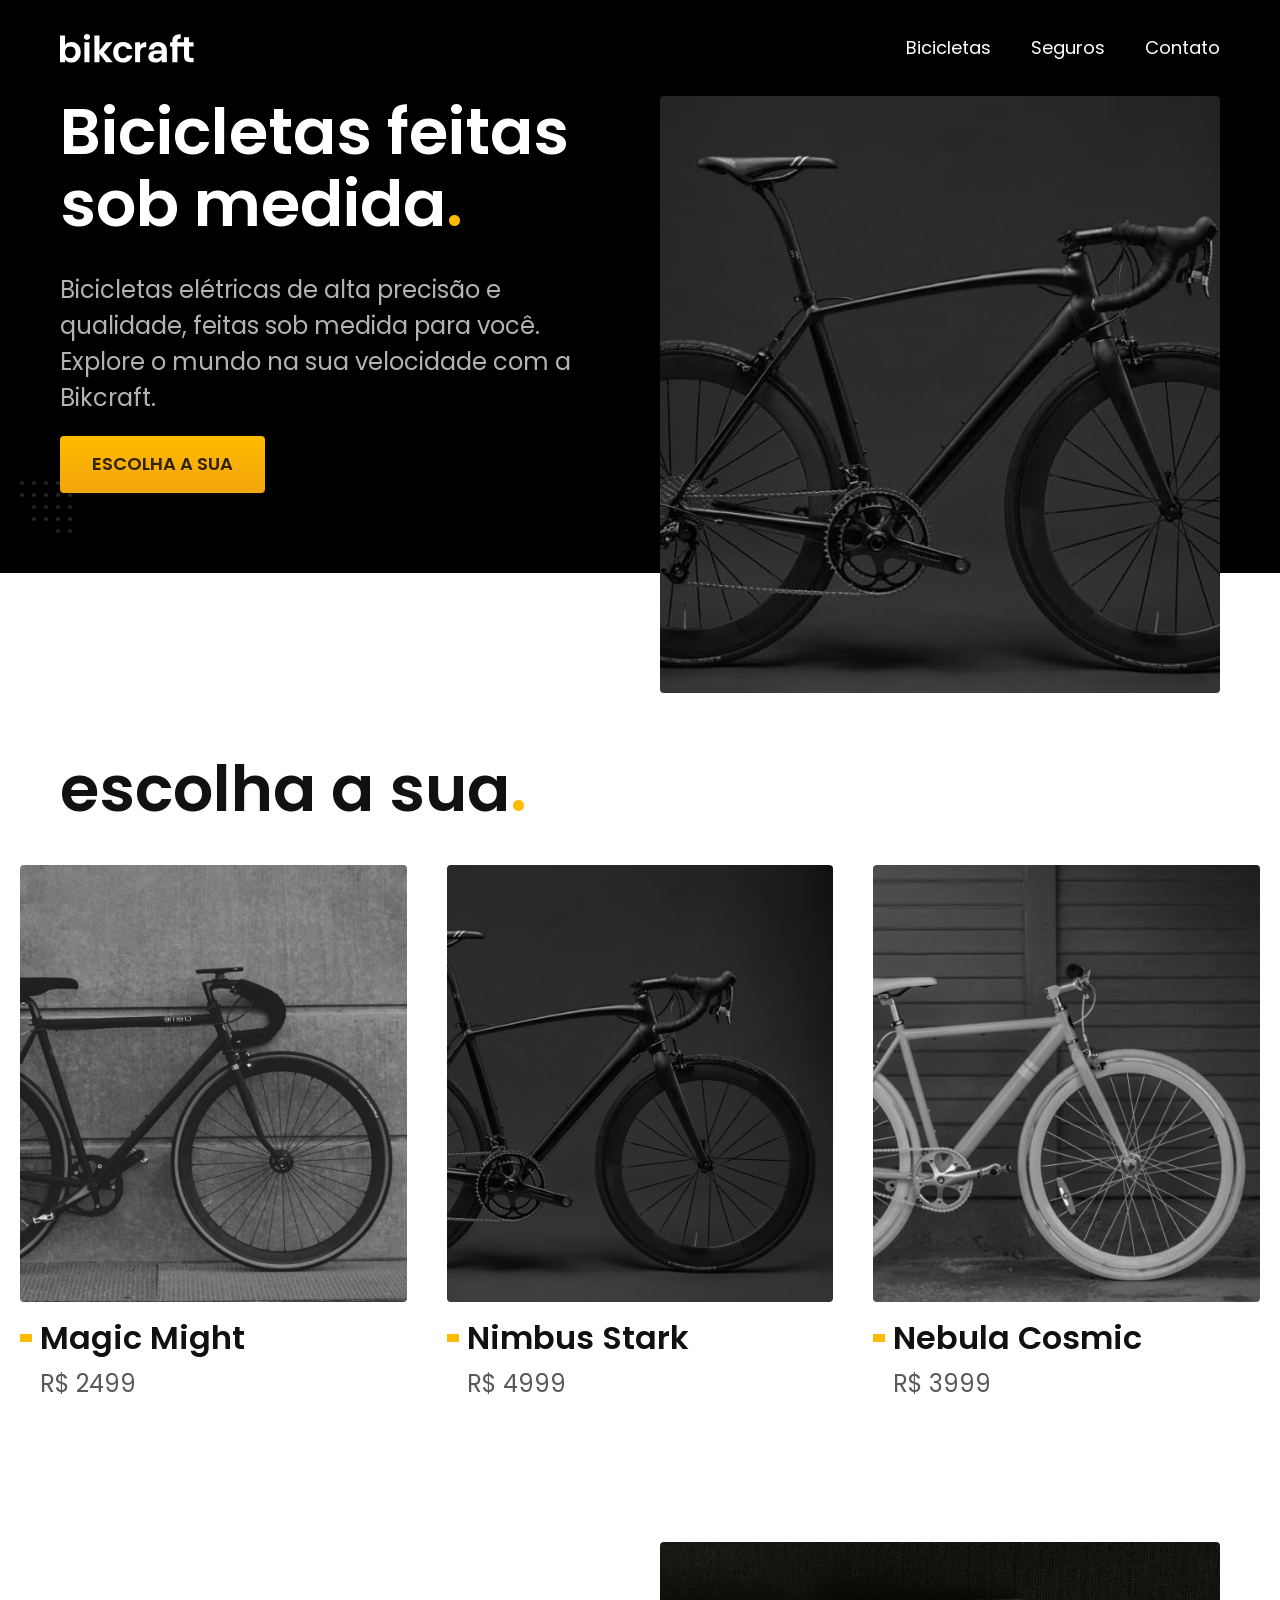
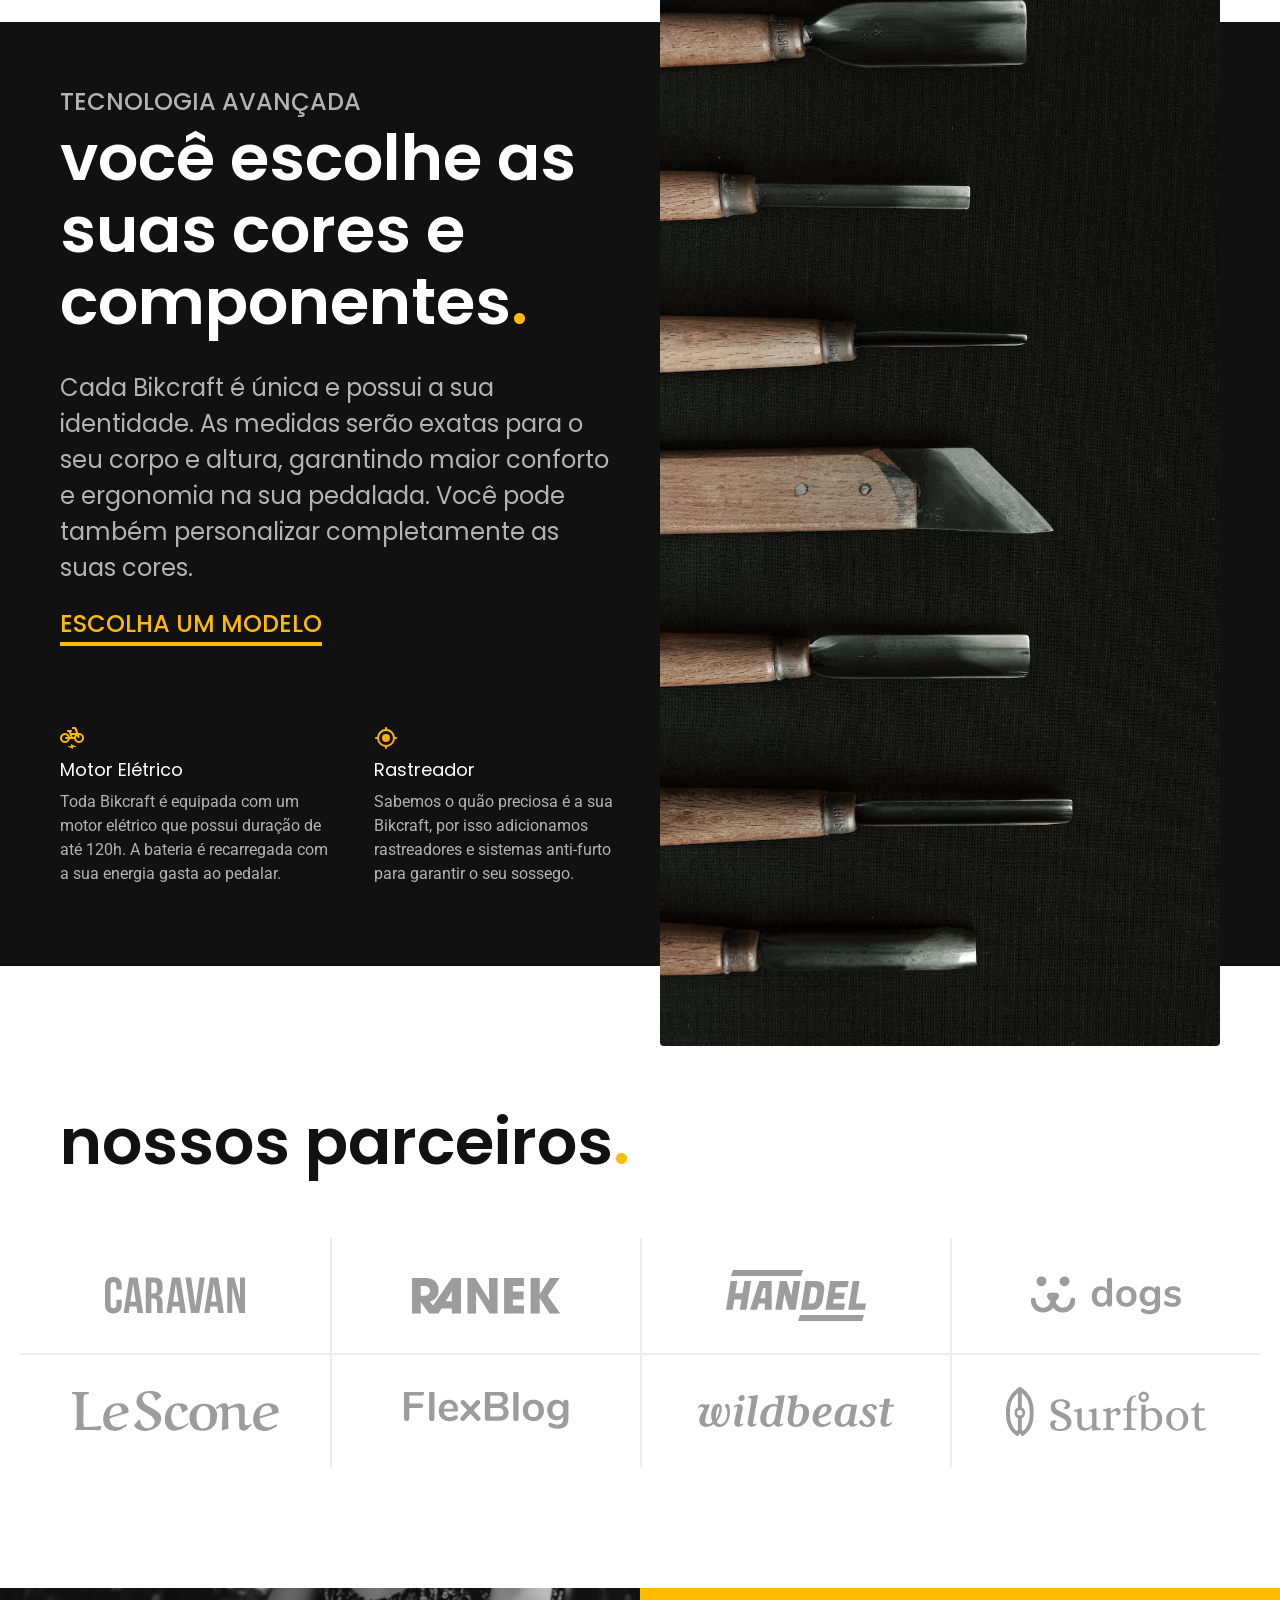
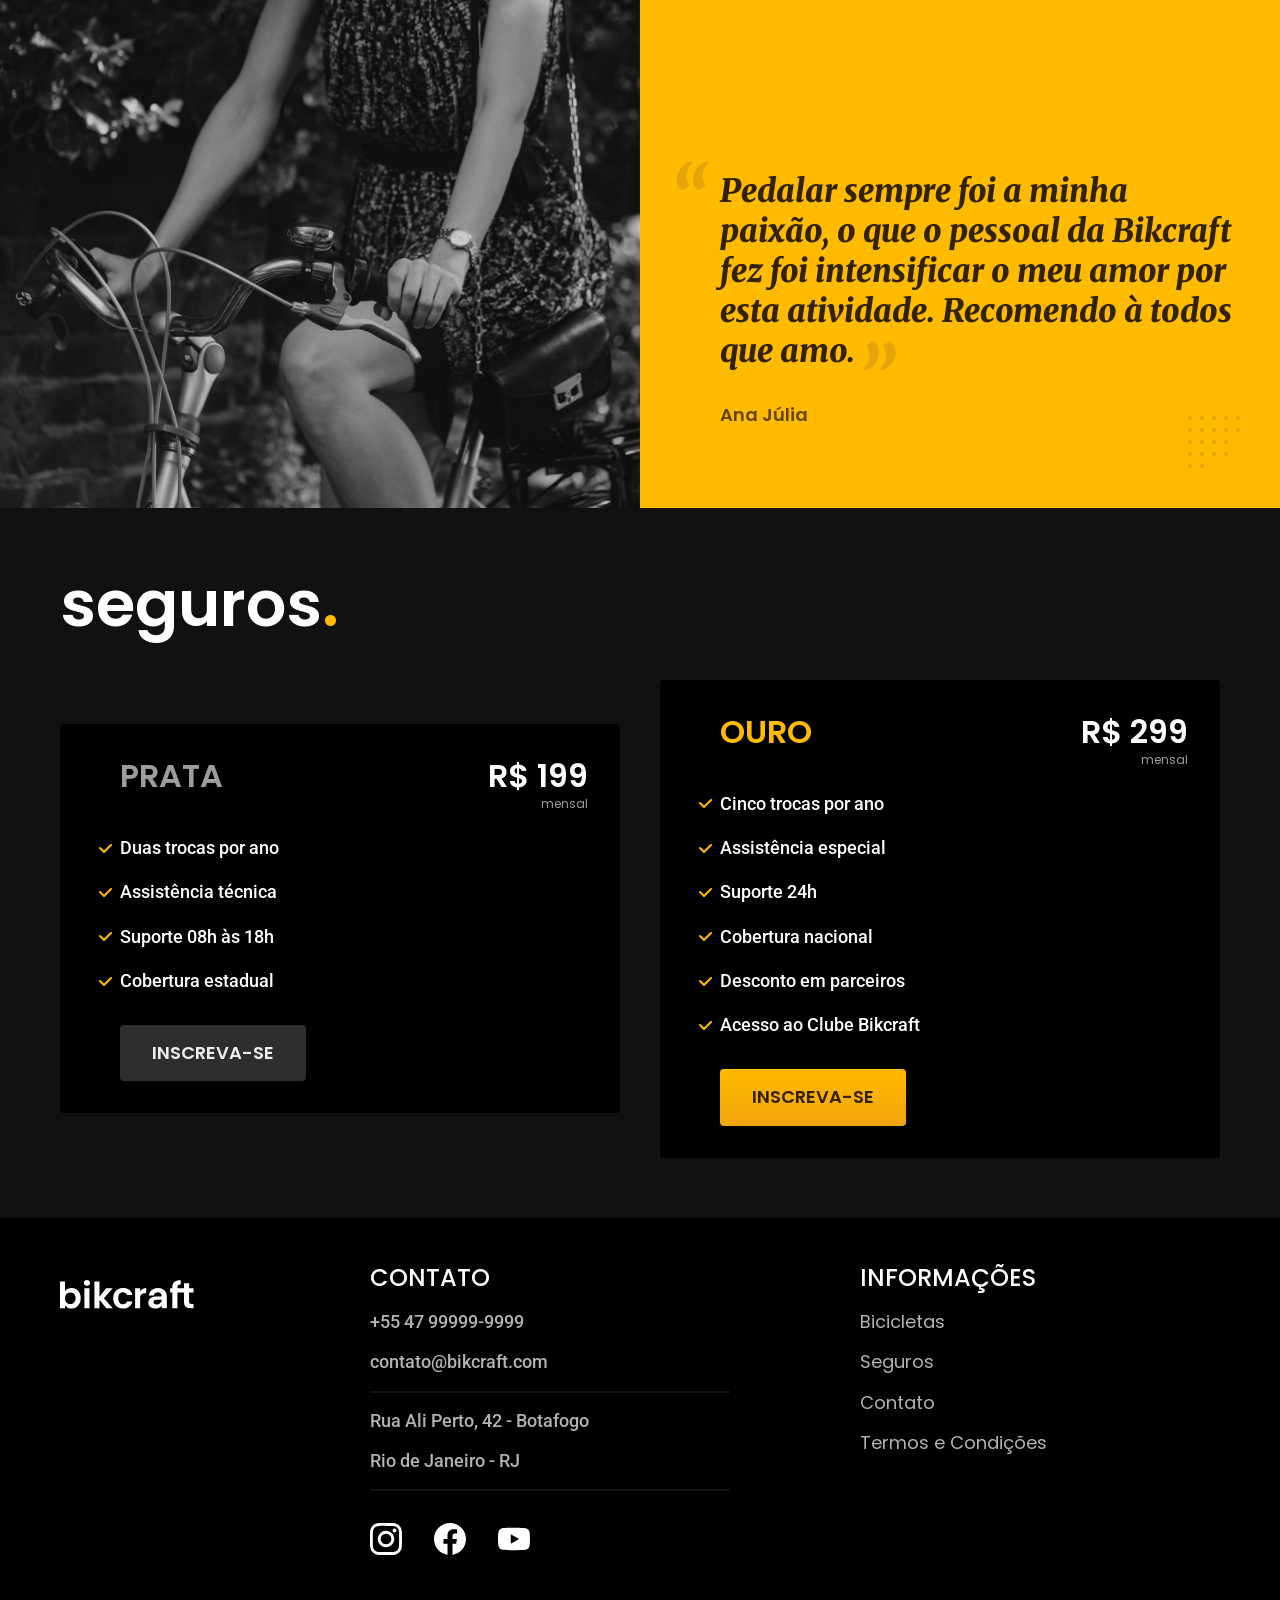
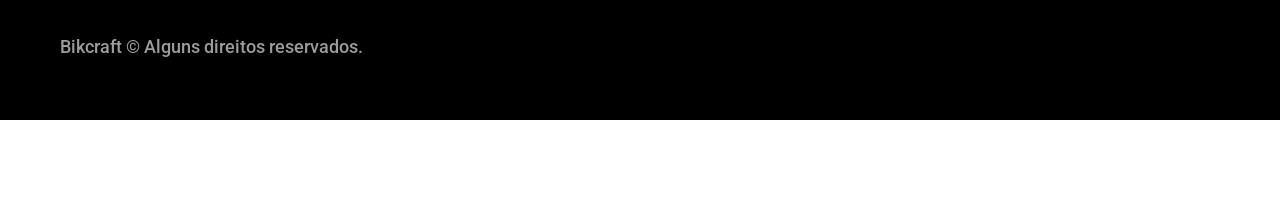
<file: index.html>
<!DOCTYPE html>
<html lang="pt-br">

<head>
    <meta charset="UTF-8">
    <meta http-equiv="X-UA-Compatible" content="IE=edge">
    <meta name="viewport" content="width=device-width, initial-scale=1.0">

    <title>Bikcraft</title>
    <!-- O titulo é uma parte muito importante para otimizar a busca do site no google. -->

    <meta name="description"
        content="Bicicletas elétricas de alta precisão e qualidade, feitas sob medida para você. Explore o mundo na sua velocidade com a Bikcraft.">
    <!-- A área de descrição do site é importante para falar qual o proposito do site para o usuário -->

    <link rel="icon" href="./favicon.svg" type="image/svg+xml">

    <link rel="preload" href="./css/style.min.css" as="style">
    <link rel="stylesheet" href="./css/style.min.css">

    <!-- FONTES -->
    <link rel="preconnect" href="https://fonts.googleapis.com">
    <link rel="preconnect" href="https://fonts.gstatic.com" crossorigin>
    <link
        href="https://fonts.googleapis.com/css2?family=Merriweather:ital,wght@1,900&family=Poppins:wght@400;600&family=Roboto:ital,wght@0,500;1,400&display=swap"
        rel="stylesheet">

    <script>
        document.documentElement.classList.add('js');
    </script>
</head>

<body>
    <header class="header-bg">
        <div class=" header container">
            <a href="./">
                <img src="./img/bikcraft.svg" width="136" height="32" alt="Bikcraft">
            </a>
            <nav aria-label="primaria">
                <ul class="header-menu font-1-m cor-0">
                    <li><a href="./bicicletas.html">Bicicletas</a></li>
                    <li><a href="./seguros.html">Seguros</a></li>
                    <li><a href="./contato.html">Contato</a></li>
                </ul>
            </nav>
        </div>
    </header>

    <main class="intro-bg">
        <div class="container intro">
            <div class="intro-conteudo">
                <h1 class="font-1-xxl cor-0 fadeInDown" data-anime="200">Bicicletas feitas sob medida<span
                        class="cor-p1">.</span>
                </h1>
                <p data-anime="400" class="fadeInDown font-2-l cor-5">Bicicletas elétricas de alta precisão e qualidade,
                    feitas sob
                    medida para
                    você.
                    Explore o mundo na sua
                    velocidade com a Bikcraft.</p>
                <a data-anime="600" class="botao fadeInDown" href="./bicicletas.html">Escolha a sua</a>
            </div>
            <picture data-anime="800" class="fadeInDown">
                <source media="(max-width:800px" srcset="./img/bicicletas/nimbus.jpg">
                <img src="./img/fotos/introducao.jpg" width="1280" height="1600" alt="Bicicleta elétrica preta.">
            </picture>

        </div>
    </main>


    <article class="bicicletas-lista">
        <h2 class="container font-1-xxl">escolha a sua<span class="cor-p1">.</span></h2>
        <ul>
            <li><a href="./bicicletas/magic.html">
                    <img src="./img/bicicletas/magic-home.jpg" width="920" height="1040" alt="Bicicleta preta">
                    <h3 class="font-1-xl">Magic Might</h3>
                    <span class="font-2-l cor-8">R$ 2499</span>
                </a>
            </li>

            <li><a href="./bicicletas/nimbus.html">
                    <img src="./img/bicicletas/nimbus-home.jpg" width="920" height="1040" alt="Bicicleta preta">
                    <h3 class="font-1-xl">Nimbus Stark</h3>
                    <span class="font-2-l cor-8">R$ 4999</span>
                </a>
            </li>

            <li><a href="./bicicletas/nebula.html">
                    <img src="./img/bicicletas/nebula-home.jpg" width="920" height="1040" alt="Bicicleta preta">
                    <h3 class="font-1-xl">Nebula Cosmic</h3>
                    <span class="font-2-l cor-8">R$ 3999</span>
                </a>
            </li>
        </ul>
    </article>

    <article class="tecnologia-bg">
        <div class="tecnologia container">
            <div class="tecnologia-conteudo">
                <span class="font-2-l-b cor-5">Tecnologia Avançada</span>
                <h2 class="font-1-xxl cor-0">você escolhe as suas cores e componentes<span class="cor-p1">.</span></h2>
                <p class="font-2-l cor-5">Cada Bikcraft é única e possui a sua identidade. As medidas serão exatas para
                    o
                    seu corpo e altura,
                    garantindo maior conforto e ergonomia na sua pedalada. Você pode também personalizar completamente
                    as
                    suas cores.</p>
                <a class="link" href="./bicicletas.html">Escolha um modelo</a>
                <div class="tecnologia-vantagem">
                    <div>
                        <img src="./img/icones/eletrica.svg" width="24" height="24" alt="">
                        <h3 class="font-1-m cor-0">Motor Elétrico</h3>
                        <p class="font-2-s cor-5">Toda Bikcraft é equipada com um motor elétrico que possui duração de
                            até
                            120h.
                            A bateria é
                            recarregada com a sua energia gasta ao pedalar.</p>
                    </div>
                    <div>
                        <img src="./img/icones/rastreador.svg" width="24" height="24" alt="">
                        <h3 class="font-1-m cor-0">Rastreador</h3>
                        <p class="font-2-s cor-5">Sabemos o quão preciosa é a sua Bikcraft, por isso adicionamos
                            rastreadores e
                            sistemas anti-furto
                            para garantir o seu sossego.</p>
                    </div>
                </div>
            </div>
            <div class="tecnologia-img">
                <img src="./img/fotos/tecnologia.jpg" width="1200" height="1920" alt="">
            </div>
        </div>
    </article>

    <section class="parceiros" aria-label="Nosso Parceiros">
        <h2 class="container font-1-xxl">nossos parceiros<span class="cor-p1">.</span></h2>
        <ul>
            <li><img src="./img/parceiros/caravan.svg" width="140" height="38" alt="caravan"></li>
            <li><img src="./img/parceiros/ranek.svg" width="149" height="36" alt="ranek"></li>
            <li><img src="./img/parceiros/handel.svg" width="140" height="50" alt="handel"></li>
            <li><img src="./img/parceiros/dogs.svg" width="152" height="39" alt="dogs"></li>
            <li><img src="./img/parceiros/lescone.svg" width="208" height="41" alt="lescone"></li>
            <li><img src="./img/parceiros/flexblog.svg" width="165" height="38" alt="flexblog"></li>
            <li><img src="./img/parceiros/wildbeast.svg" width="196" height="34" alt="wildbeast"></li>
            <li><img src="./img/parceiros/surfbot.svg" width="200" height="49" alt="surfbot"></li>
    </section>

    <section class="depoimento" aria-label="Depoimento">
        <div>
            <img src="./img/fotos/depoimento.jpg" width="1560" height="1360"
                alt="Pessoa pedalando uma bicicleta Bikcraft.">
        </div>
        <div class="depoimento-conteudo">
            <blockquote class="font-1-xl cor-p5">
                <p>Pedalar sempre foi a minha paixão, o que o pessoal da Bikcraft fez foi intensificar o meu amor por
                    esta
                    atividade. Recomendo à todos que amo.</p>
            </blockquote>
            <span class="font-1-m-b cor-p4">Ana Júlia</span>
        </div>
    </section>

    <article class="seguros-bg">
        <div class="container seguros">
            <h2 class="font-1-xxl cor-0">seguros<span class="cor-p1">.</span></h2>
            <div class="seguros-itens">
                <h3 class="font-1-xl cor-6">PRATA</h3>
                <span class="font-1-xl cor-0">R$ 199 <span class="font-1-xs cor-6">mensal</span></span>
                <ul class="font-2-m cor-0">
                    <li>Duas trocas por ano</li>
                    <li>Assistência técnica</li>
                    <li>Suporte 08h às 18h</li>
                    <li>Cobertura estadual</li>
                </ul>
                <a class="botao secundaria" href="./orcamento.html?tipo=seguro&produto=prata">Inscreva-se</a>
            </div>

            <div class="seguros-itens">
                <h3 class="font-1-xl cor-p1">OURO</h3>
                <span class="font-1-xl cor-0">R$ 299 <span class="font-1-xs cor-6">mensal</span></span>
                <ul class="font-2-m cor-0">
                    <li>Cinco trocas por ano</li>
                    <li>Assistência especial</li>
                    <li>Suporte 24h</li>
                    <li>Cobertura nacional</li>
                    <li>Desconto em parceiros</li>
                    <li>Acesso ao Clube Bikcraft</li>
                </ul>
                <a class="botao" href="./orcamento.html?tipo=seguro&produto=ouro">Inscreva-se</a>
            </div>
        </div>
    </article>

    <footer class="footer-bg">
        <div class="footer container">
            <img src="./img/bikcraft.svg" width="136" height="32" alt="">
            <div class="footer-contato">
                <h3 class="font-2-l-b cor-0">Contato</h3>
                <ul class="font-2-m cor-5">
                    <li><a href="tel:+5547999999999">+55 47 99999-9999</a></li>
                    <li><a href="mailto:contato@bikcraft.com">contato@bikcraft.com</a></li>
                    <li>Rua Ali Perto, 42 - Botafogo</li>
                    <li>Rio de Janeiro - RJ</li>
                </ul>
                <div class="footer-redes">
                    <a href="#">
                        <img src="./img/redes/instagram.svg" width="32" height="32" alt="Instagram">
                    </a>
                    <a href="#">
                        <img src="./img/redes/facebook.svg" width="32" height="32" alt="Facebook">
                    </a>
                    <a href="#">
                        <img src="./img/redes/youtube.svg" width="32" height="32" alt="Youtube">
                    </a>
                </div>
            </div>
            <div class="footer-info">
                <h3 class="font-2-l-b cor-0">Informações</h3>
                <nav>
                    <ul class="font-1-m cor-5">
                        <li><a href="./bicicletas.html">Bicicletas</a></li>
                        <li><a href="./seguros.html">Seguros</a></li>
                        <li><a href="./contato.html">Contato</a></li>
                        <li><a href="./termos.html">Termos e Condições</a></li>
                    </ul>
                </nav>
            </div>
            <p class="font-2-m cor-6 footer-copy">Bikcraft © Alguns direitos reservados.</p>
        </div>
    </footer>

    <script src="./js/plugin/simple-anime.js"></script>
    <script src="./js/script.js"></script>
</body>

</html>
</file>
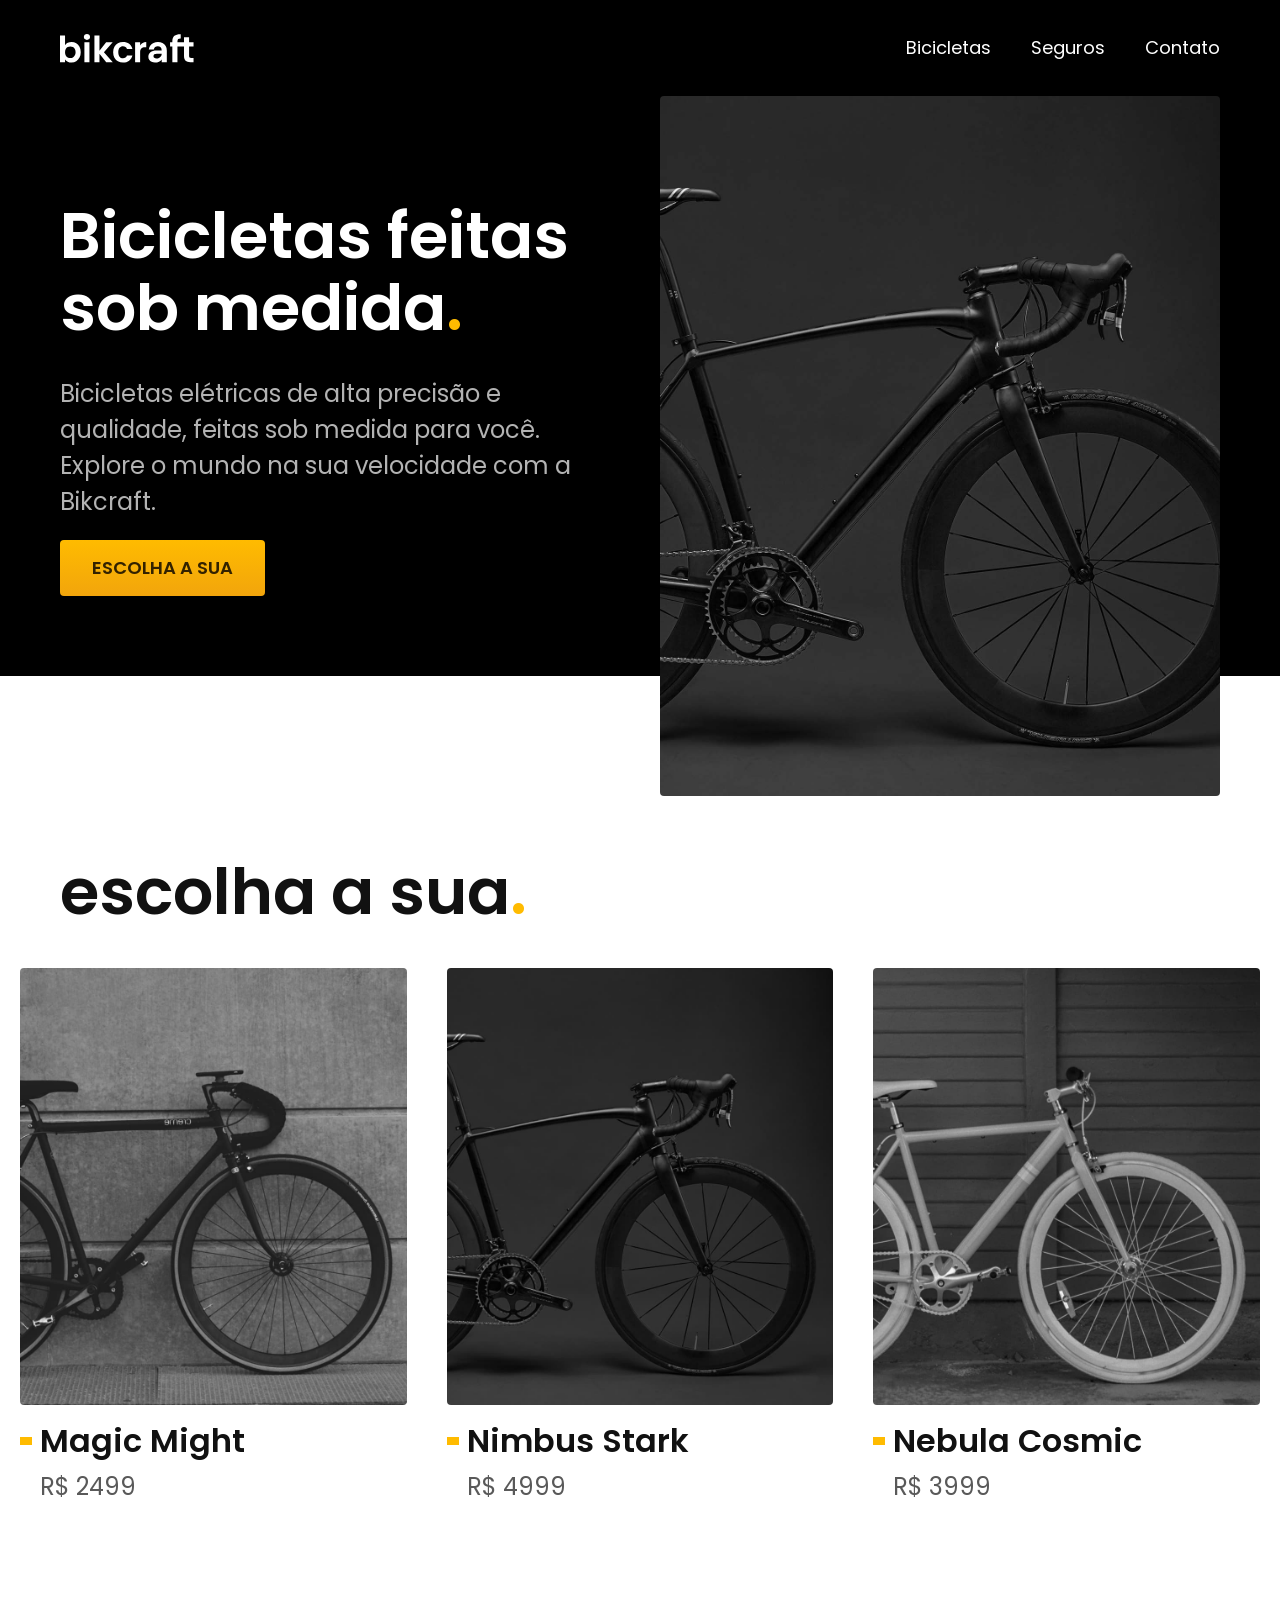
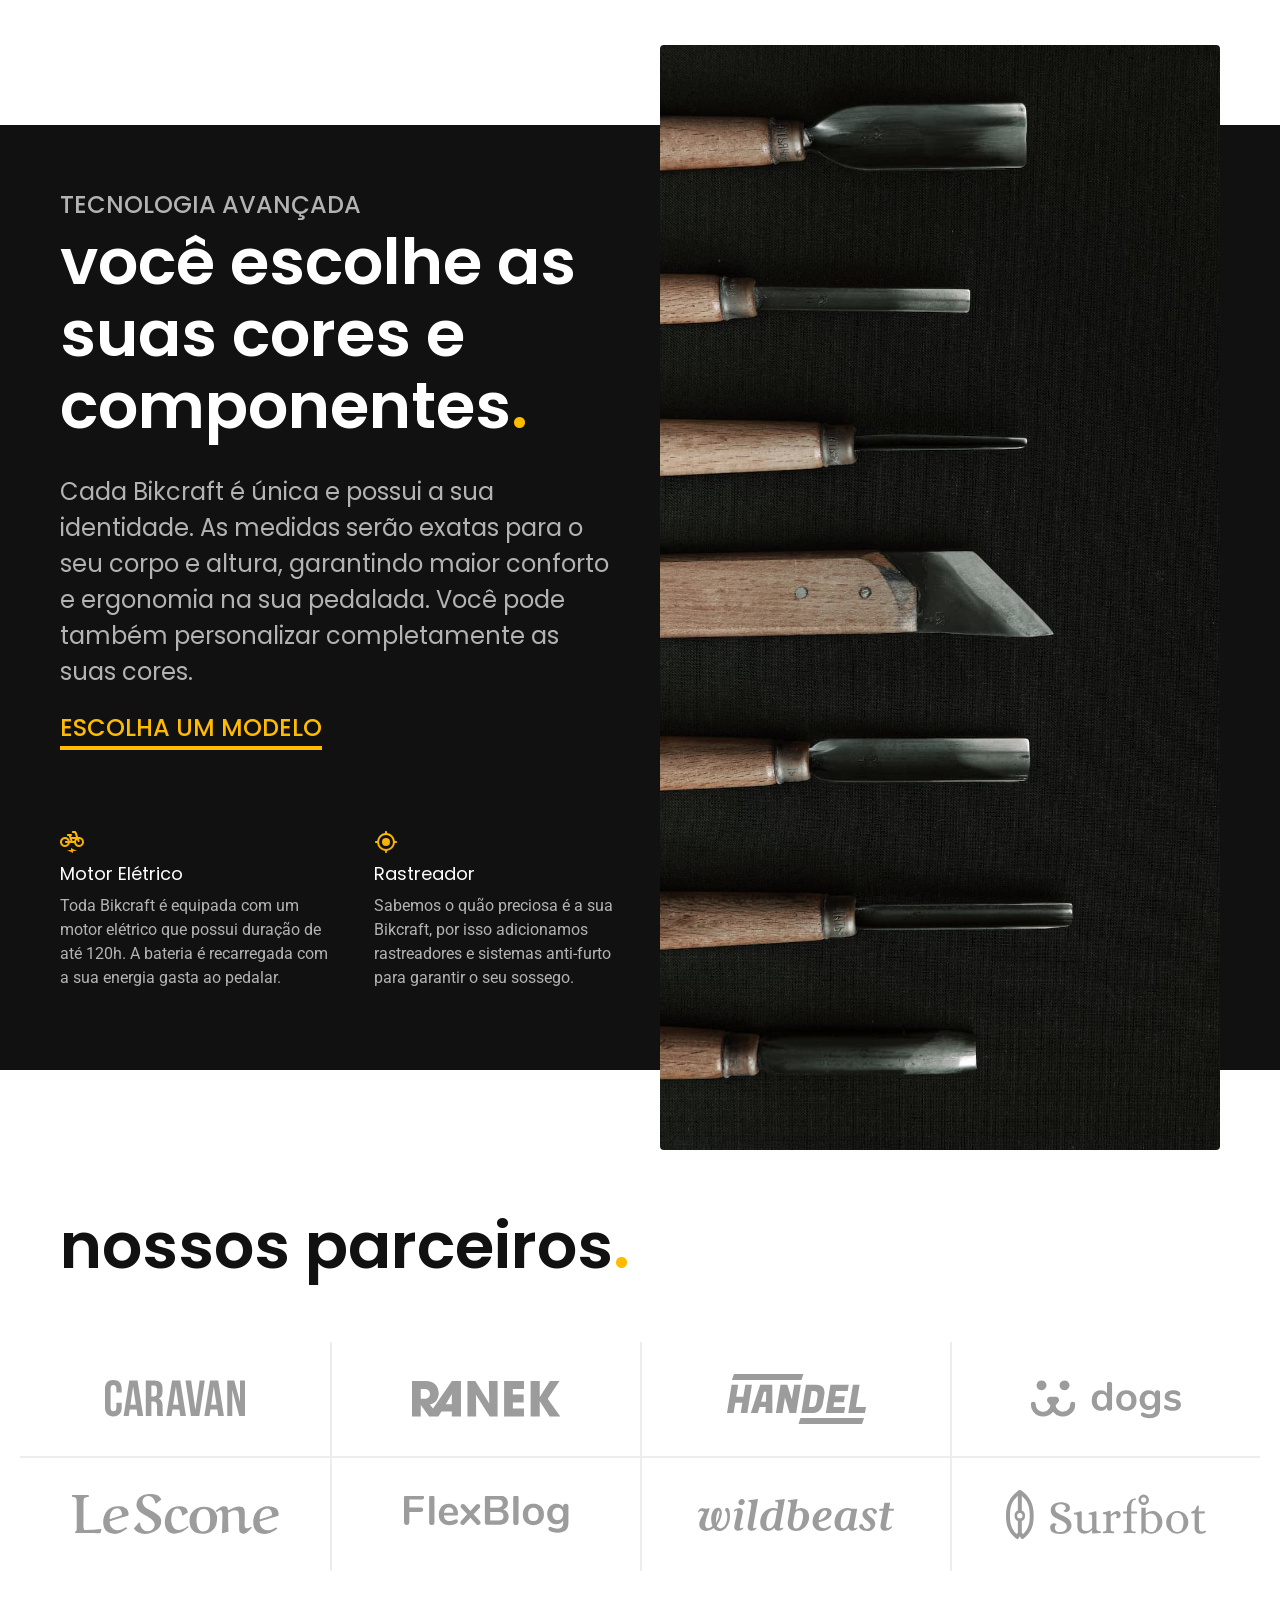
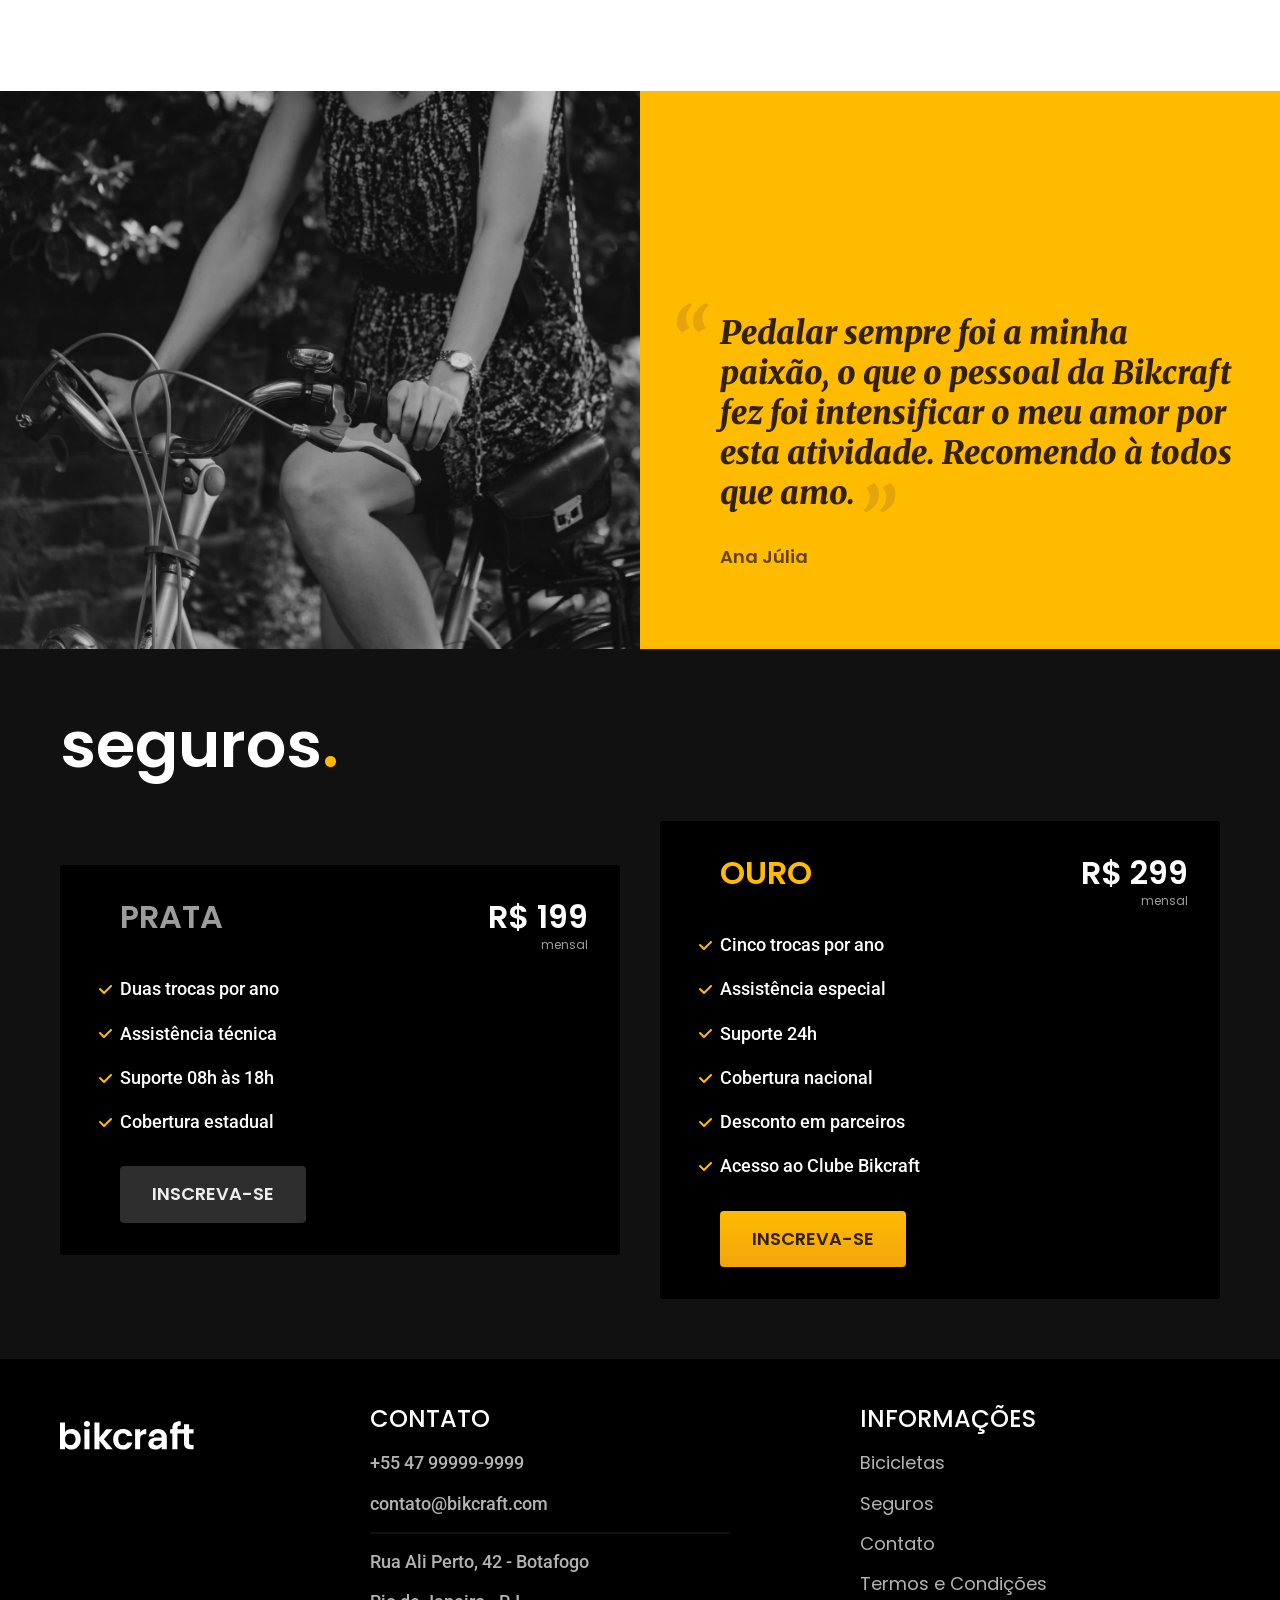
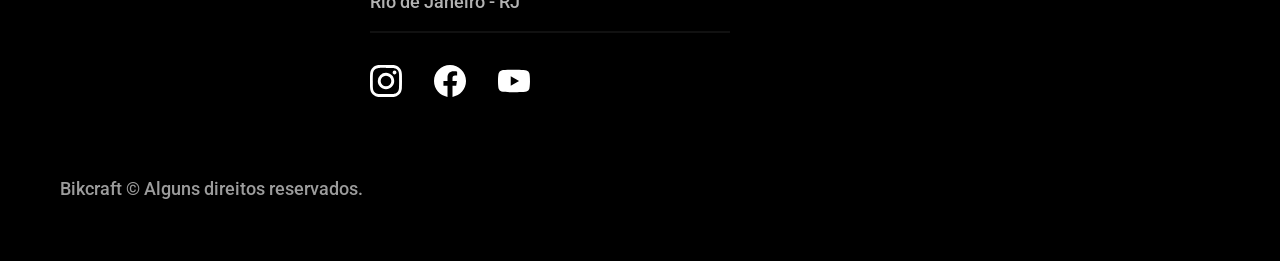
<file: projeto-bikcraft-feito-por-mim/index.html>
<!DOCTYPE html>
<html lang="pt-br">

<head>
    <meta charset="UTF-8">
    <meta http-equiv="X-UA-Compatible" content="IE=edge">
    <meta name="viewport" content="width=device-width, initial-scale=1.0">

    <title>Bikcraft</title>
    <!-- O titulo é uma parte muito importante para otimizar a busca do site no google. -->

    <meta name="description"
        content="Bicicletas elétricas de alta precisão e qualidade, feitas sob medida para você. Explore o mundo na sua velocidade com a Bikcraft.">
    <!-- A área de descrição do site é importante para falar qual o proposito do site para o usuário -->

    <link rel="stylesheet" href="./css/style.css">

    <!-- FONTES -->
    <link rel="preconnect" href="https://fonts.googleapis.com">
    <link rel="preconnect" href="https://fonts.gstatic.com" crossorigin>
    <link
        href="https://fonts.googleapis.com/css2?family=Merriweather:ital,wght@1,900&family=Poppins:wght@400;600&family=Roboto:ital,wght@0,500;1,400&display=swap"
        rel="stylesheet">
</head>
<header class="header-bg">
    <div class=" header container">
        <a href="./">
            <img src="./img/bikcraft.svg" alt="Bikcraft">
        </a>
        <nav aria-label="primaria">
            <ul class="header-menu font-1-m cor-0">
                <li><a href="./bicicletas.html">Bicicletas</a></li>
                <li><a href="./seguros.html">Seguros</a></li>
                <li><a href="./contato.html">Contato</a></li>
            </ul>
        </nav>
    </div>
</header>

<main class="intro-bg">
    <div class="container intro">
        <div class="intro-conteudo">
            <h1 class="font-1-xxl cor-0">Bicicletas feitas sob medida<span class="cor-p1">.</span></h1>
            <p class="font-2-l cor-5">Bicicletas elétricas de alta precisão e qualidade, feitas sob medida para
                você.
                Explore o mundo na sua
                velocidade com a Bikcraft.</p>
            <a class="botao" href="./bicicletas.html">Escolha a sua</a>
        </div>
        <div>
            <img src="./img/fotos/introducao.jpg" alt="Bicicleta elétrica preta.">
        </div>
    </div>
</main>


<article class="bicicletas-lista">
    <h2 class="container font-1-xxl">escolha a sua<span class="cor-p1">.</span></h2>
    <ul>
        <li><a href="./bicicletas/magic.html">
                <img src="./img/bicicletas/magic-home.jpg" alt="Bicicleta preta">
                <h3 class="font-1-xl">Magic Might</h3>
                <span class="font-2-l cor-8">R$ 2499</span>
            </a>
        </li>

        <li><a href="./bicicletas/nimbus.html">
                <img src="./img/bicicletas/nimbus-home.jpg" alt="Bicicleta preta">
                <h3 class="font-1-xl">Nimbus Stark</h3>
                <span class="font-2-l cor-8">R$ 4999</span>
            </a>
        </li>

        <li><a href="./bicicletas/nebula.html">
                <img src="./img/bicicletas/nebula-home.jpg" alt="Bicicleta preta">
                <h3 class="font-1-xl">Nebula Cosmic</h3>
                <span class="font-2-l cor-8">R$ 3999</span>
            </a>
        </li>
    </ul>
</article>

<article class="tecnologia-bg">
    <div class="tecnologia container">
        <div class="tecnologia-conteudo">
            <span class="font-2-l-b cor-5">Tecnologia Avançada</span>
            <h2 class="font-1-xxl cor-0">você escolhe as suas cores e componentes<span class="cor-p1">.</span></h2>
            <p class="font-2-l cor-5">Cada Bikcraft é única e possui a sua identidade. As medidas serão exatas para o
                seu corpo e altura,
                garantindo maior conforto e ergonomia na sua pedalada. Você pode também personalizar completamente as
                suas cores.</p>
            <a class="link" href="./bicicletas.html">Escolha um modelo</a>
            <div class="tecnologia-vantagem">
                <div>
                    <img src="./img/icones/eletrica.svg" alt="">
                    <h3 class="font-1-m cor-0">Motor Elétrico</h3>
                    <p class="font-2-s cor-5">Toda Bikcraft é equipada com um motor elétrico que possui duração de até
                        120h.
                        A bateria é
                        recarregada com a sua energia gasta ao pedalar.</p>
                </div>
                <div>
                    <img src="./img/icones/rastreador.svg" alt="">
                    <h3 class="font-1-m cor-0">Rastreador</h3>
                    <p class="font-2-s cor-5">Sabemos o quão preciosa é a sua Bikcraft, por isso adicionamos
                        rastreadores e
                        sistemas anti-furto
                        para garantir o seu sossego.</p>
                </div>
            </div>
        </div>
        <div class="tecnologia-img">
            <img src="./img/fotos/tecnologia.jpg" alt="">
        </div>
    </div>
</article>

<section class="parceiros" aria-label="Nosso Parceiros">
    <h2 class="container font-1-xxl">nossos parceiros<span class="cor-p1">.</span></h2>
    <ul>
        <li><img src="./img/parceiros/caravan.svg" alt="caravan"></li>
        <li><img src="./img/parceiros/ranek.svg" alt="ranek"></li>
        <li><img src="./img/parceiros/handel.svg" alt="handel"></li>
        <li><img src="./img/parceiros/dogs.svg" alt="dogs"></li>
        <li><img src="./img/parceiros/lescone.svg" alt="lescone"></li>
        <li><img src="./img/parceiros/flexblog.svg" alt="flexblog"></li>
        <li><img src="./img/parceiros/wildbeast.svg" alt="wildbeast"></li>
        <li><img src="./img/parceiros/surfbot.svg" alt="surfbot"></li>
</section>

<section class="depoimento" aria-label="Depoimento">
    <div>
        <img src="./img/fotos/depoimento.jpg" alt="Pessoa pedalando uma bicicleta Bikcraft.">
    </div>
    <div class="depoimento-conteudo">
        <blockquote class="font-1-xl cor-p5">
            <p>Pedalar sempre foi a minha paixão, o que o pessoal da Bikcraft fez foi intensificar o meu amor por esta
                atividade. Recomendo à todos que amo.</p>
        </blockquote>
        <span class="font-1-m-b cor-p4">Ana Júlia</span>
    </div>
</section>

<article class="seguros-bg">
    <div class="container seguros">
        <h2 class="font-1-xxl cor-0">seguros<span class="cor-p1">.</span></h2>
        <div class="seguros-itens">
            <h3 class="font-1-xl cor-6">PRATA</h3>
            <span class="font-1-xl cor-0">R$ 199 <span class="font-1-xs cor-6">mensal</span></span>
            <ul class="font-2-m cor-0">
                <li>Duas trocas por ano</li>
                <li>Assistência técnica</li>
                <li>Suporte 08h às 18h</li>
                <li>Cobertura estadual</li>
            </ul>
            <a class="botao secundaria" href="./orcamento.html">Inscreva-se</a>
        </div>

        <div class="seguros-itens">
            <h3 class="font-1-xl cor-p1">OURO</h3>
            <span class="font-1-xl cor-0">R$ 299 <span class="font-1-xs cor-6">mensal</span></span>
            <ul class="font-2-m cor-0">
                <li>Cinco trocas por ano</li>
                <li>Assistência especial</li>
                <li>Suporte 24h</li>
                <li>Cobertura nacional</li>
                <li>Desconto em parceiros</li>
                <li>Acesso ao Clube Bikcraft</li>
            </ul>
            <a class="botao" href="./orcamento.html">Inscreva-se</a>
        </div>
    </div>
</article>

<footer class="footer-bg">
    <div class="footer container">
        <img src="./img/bikcraft.svg" alt="">
        <div class="footer-contato">
            <h3 class="font-2-l-b cor-0">Contato</h3>
            <ul class="font-2-m cor-5">
                <li><a href="tel:+5547999999999">+55 47 99999-9999</a></li>
                <li><a href="mailto:contato@bikcraft.com">contato@bikcraft.com</a></li>
                <li>Rua Ali Perto, 42 - Botafogo</li>
                <li>Rio de Janeiro - RJ</li>
            </ul>
            <div class="footer-redes">
                <a href="#">
                    <img src="./img/redes/instagram.svg" alt="Instagram">
                </a>
                <a href="#">
                    <img src="./img/redes/facebook.svg" alt="Facebook">
                </a>
                <a href="#">
                    <img src="./img/redes/youtube.svg" alt="Youtube">
                </a>
            </div>
        </div>
        <div class="footer-info">
            <h3 class="font-2-l-b cor-0">Informações</h3>
            <nav>
                <ul class="font-1-m cor-5">
                    <li><a href="./bicicletas.html">Bicicletas</a></li>
                    <li><a href="./seguros.html">Seguros</a></li>
                    <li><a href="./contato.html">Contato</a></li>
                    <li><a href="./termos.html">Termos e Condições</a></li>
                </ul>
            </nav>
        </div>
        <p class="font-2-m cor-6 footer-copy">Bikcraft © Alguns direitos reservados.</p>
    </div>
</footer>

<body>
</body>

</html>
</file>
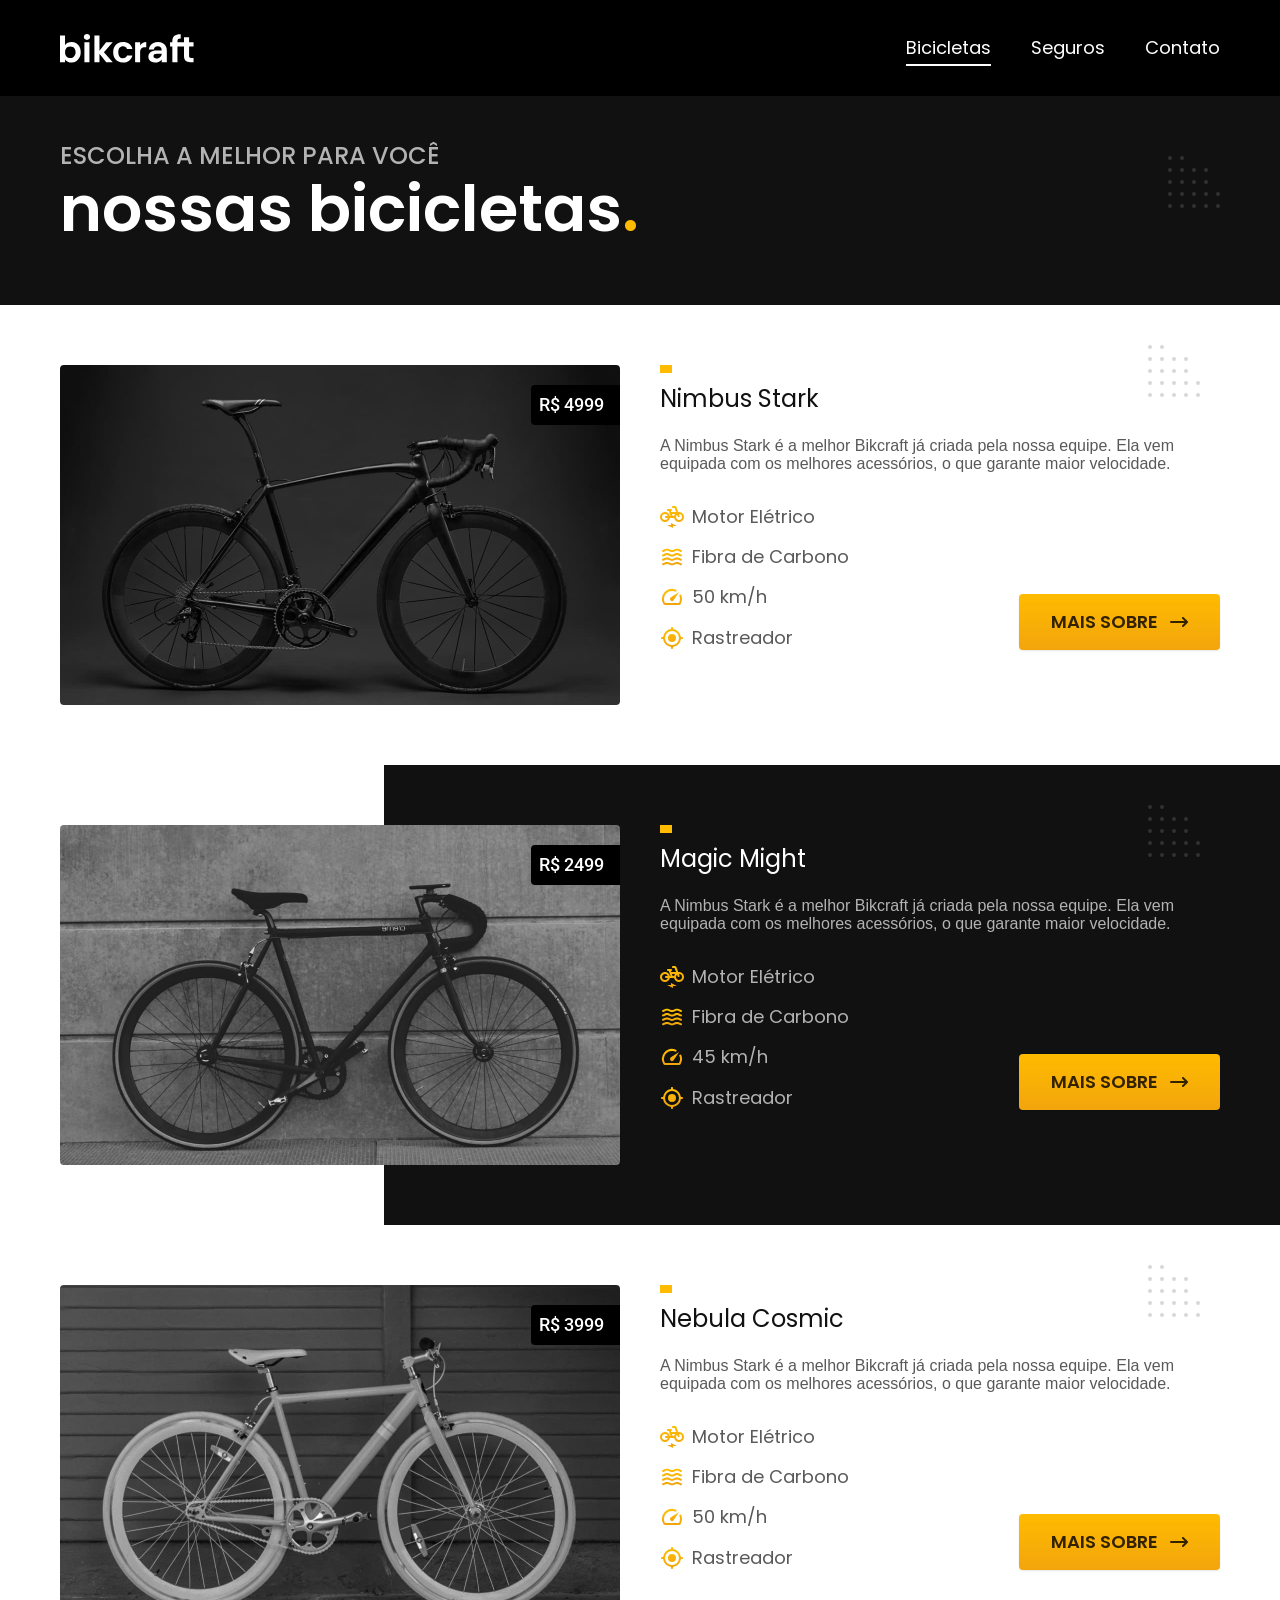
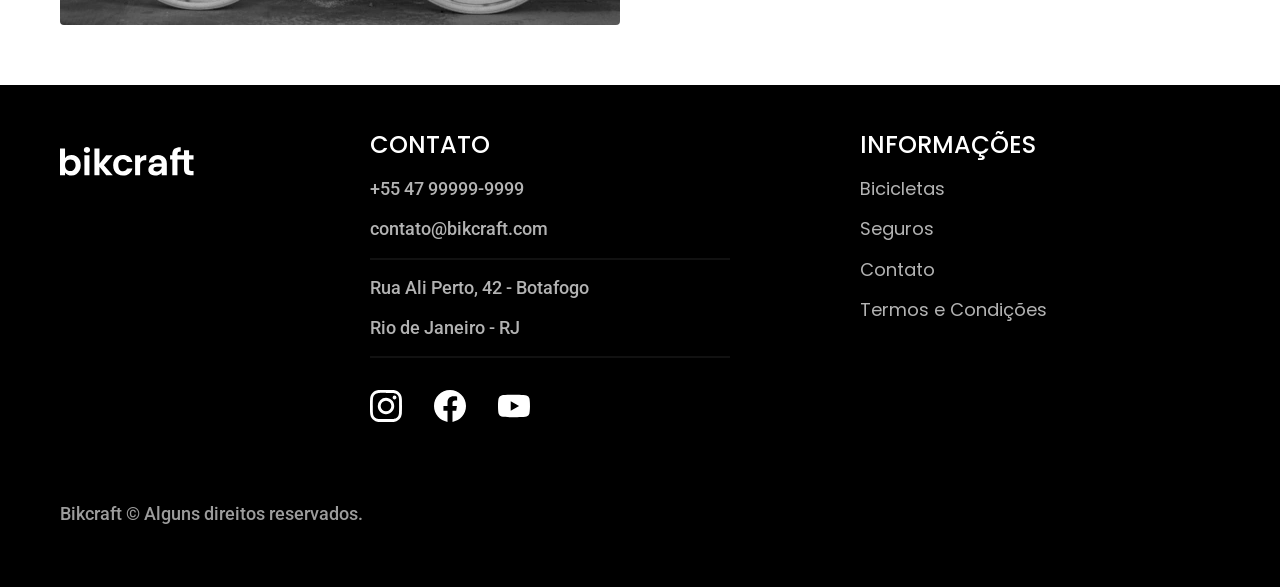
<file: bicicletas.html>
<!DOCTYPE html>
<html lang="pt-br">

<head>
    <meta charset="UTF-8">
    <meta http-equiv="X-UA-Compatible" content="IE=edge">
    <meta name="viewport" content="width=device-width, initial-scale=1.0">

    <title>Bicicletas | Bikcraft</title>
    <!-- O titulo é uma parte muito importante para otimizar a busca do site no google. -->

    <meta name="description" content="Bicicletas, Bikcraft.">
    <!-- A área de descrição do site é importante para falar qual o proposito do site para o usuário -->
    <link rel="icon" href="./favicon.svg" type="image/svg+xml">

    <link rel="preload" href="./css/style.min.css" as="style">
    <link rel="stylesheet" href="./css/style.min.css">

    <!-- FONTES -->
    <link rel="preconnect" href="https://fonts.googleapis.com">
    <link rel="preconnect" href="https://fonts.gstatic.com" crossorigin>
    <link
        href="https://fonts.googleapis.com/css2?family=Merriweather:ital,wght@1,900&family=Poppins:wght@400;600&family=Roboto:ital,wght@0,500;1,400&display=swap"
        rel="stylesheet">
    <script>
        document.documentElement.classList.add('js');
    </script>
</head>

<body id="bicicletas">
    <header class="header-bg">
        <div class=" header container">
            <a href="./">
                <img src="./img/bikcraft.svg" alt="Bikcraft">
            </a>
            <nav aria-label="primaria">
                <ul class="header-menu font-1-m cor-0">
                    <li><a href="./bicicletas.html">Bicicletas</a></li>
                    <li><a href="./seguros.html">Seguros</a></li>
                    <li><a href="./contato.html">Contato</a></li>
                </ul>
            </nav>
        </div>
    </header>

    <main>
        <div class="titulo-bg">
            <div class="titulo container">
                <p class="font-2-l-b cor-5">ESCOLHA A MELHOR PARA VOCÊ</p>
                <h1 class="font-1-xxl cor-0">nossas bicicletas<span class="cor-p1">.</span></h1>
            </div>
        </div>


        <div class="bicicletas container">
            <div class="bicicletas-img">
                <img src="./img/bicicletas/nimbus.jpg" alt="Bicicleta preta">
                <span class="font-2-m cor-0">R$ 4999</span>
            </div>
            <div class="bicicletas-conteudo">
                <h2 class="font-1-l">Nimbus Stark</h2>
                <p class="fon-2-s cor-8">A Nimbus Stark é a melhor Bikcraft já criada pela nossa equipe. Ela vem
                    equipada com os melhores
                    acessórios, o que garante maior velocidade.
                </p>
                <ul class="font-1-m cor-8">
                    <li>
                        <img src="./img/icones/eletrica.svg" alt="">
                        Motor Elétrico
                    </li>
                    <li>
                        <img src="./img/icones/carbono.svg" alt="">
                        Fibra de Carbono
                    </li>
                    <li>
                        <img src="./img/icones/velocidade.svg" alt="">
                        50 km/h
                    </li>
                    <li>
                        <img src="./img/icones/rastreador.svg" alt="">
                        Rastreador
                    </li>
                </ul>
                <a class="botao seta" href="./bicicletas/nimbus.html">Mais Sobre</a>
            </div>
        </div>


        <div class="bicicletas-bg">
            <div class="bicicletas container">
                <div class="bicicletas-img">
                    <img src="./img/bicicletas/magic.jpg" alt="Bicicleta preta">
                    <span class="font-2-m cor-0">R$ 2499</span>
                </div>
                <div class="bicicletas-conteudo">
                    <h2 class="font-1-l cor-0">Magic Might</h2>
                    <p class="fon-2-s cor-5">A Nimbus Stark é a melhor Bikcraft já criada pela nossa equipe. Ela vem
                        equipada com os melhores
                        acessórios, o que garante maior velocidade.
                    </p>
                    <ul class="font-1-m cor-5">
                        <li>
                            <img src="./img/icones/eletrica.svg" alt="">
                            Motor Elétrico
                        </li>
                        <li>
                            <img src="./img/icones/carbono.svg" alt="">
                            Fibra de Carbono
                        </li>
                        <li>
                            <img src="./img/icones/velocidade.svg" alt="">
                            45 km/h
                        </li>
                        <li>
                            <img src="./img/icones/rastreador.svg" alt="">
                            Rastreador
                        </li>
                    </ul>
                    <a class="botao seta" href="./bicicletas/magic.html">Mais Sobre</a>
                </div>
            </div>
        </div>


        <div class="bicicletas container">
            <div class="bicicletas-img">
                <img src="./img/bicicletas/nebula.jpg" alt="Bicicleta preta">
                <span class="font-2-m cor-0">R$ 3999</span>
            </div>
            <div class="bicicletas-conteudo">
                <h2 class="font-1-l">Nebula Cosmic</h2>
                <p class="fon-2-s cor-8">A Nimbus Stark é a melhor Bikcraft já criada pela nossa equipe. Ela vem
                    equipada com os melhores
                    acessórios, o que garante maior velocidade.
                </p>
                <ul class="font-1-m cor-8">
                    <li>
                        <img src="./img/icones/eletrica.svg" alt="">
                        Motor Elétrico
                    </li>
                    <li>
                        <img src="./img/icones/carbono.svg" alt="">
                        Fibra de Carbono
                    </li>
                    <li>
                        <img src="./img/icones/velocidade.svg" alt="">
                        50 km/h
                    </li>
                    <li>
                        <img src="./img/icones/rastreador.svg" alt="">
                        Rastreador
                    </li>
                </ul>
                <a class="botao seta" href="./bicicletas/nebula.html">Mais Sobre</a>
            </div>
        </div>


    </main>


    <footer class="footer-bg">
        <div class="footer container">
            <img src="./img/bikcraft.svg" alt="">
            <div class="footer-contato">
                <h3 class="font-2-l-b cor-0">Contato</h3>
                <ul class="font-2-m cor-5">
                    <li><a href="tel:+5547999999999">+55 47 99999-9999</a></li>
                    <li><a href="mailto:contato@bikcraft.com">contato@bikcraft.com</a></li>
                    <li>Rua Ali Perto, 42 - Botafogo</li>
                    <li>Rio de Janeiro - RJ</li>
                </ul>
                <div class="footer-redes">
                    <a href="#">
                        <img src="./img/redes/instagram.svg" alt="Instagram">
                    </a>
                    <a href="#">
                        <img src="./img/redes/facebook.svg" alt="Facebook">
                    </a>
                    <a href="#">
                        <img src="./img/redes/youtube.svg" alt="Youtube">
                    </a>
                </div>
            </div>
            <div class="footer-info">
                <h3 class="font-2-l-b cor-0">Informações</h3>
                <nav>
                    <ul class="font-1-m cor-5">
                        <li><a href="./bicicletas.html">Bicicletas</a></li>
                        <li><a href="./seguros.html">Seguros</a></li>
                        <li><a href="./contato.html">Contato</a></li>
                        <li><a href="./termos.html">Termos e Condições</a></li>
                    </ul>
                </nav>
            </div>
            <p class="font-2-m cor-6 footer-copy">Bikcraft © Alguns direitos reservados.</p>
        </div>
    </footer>

    <script src="./js/script.js"></script>
</body>

</html>
</file>
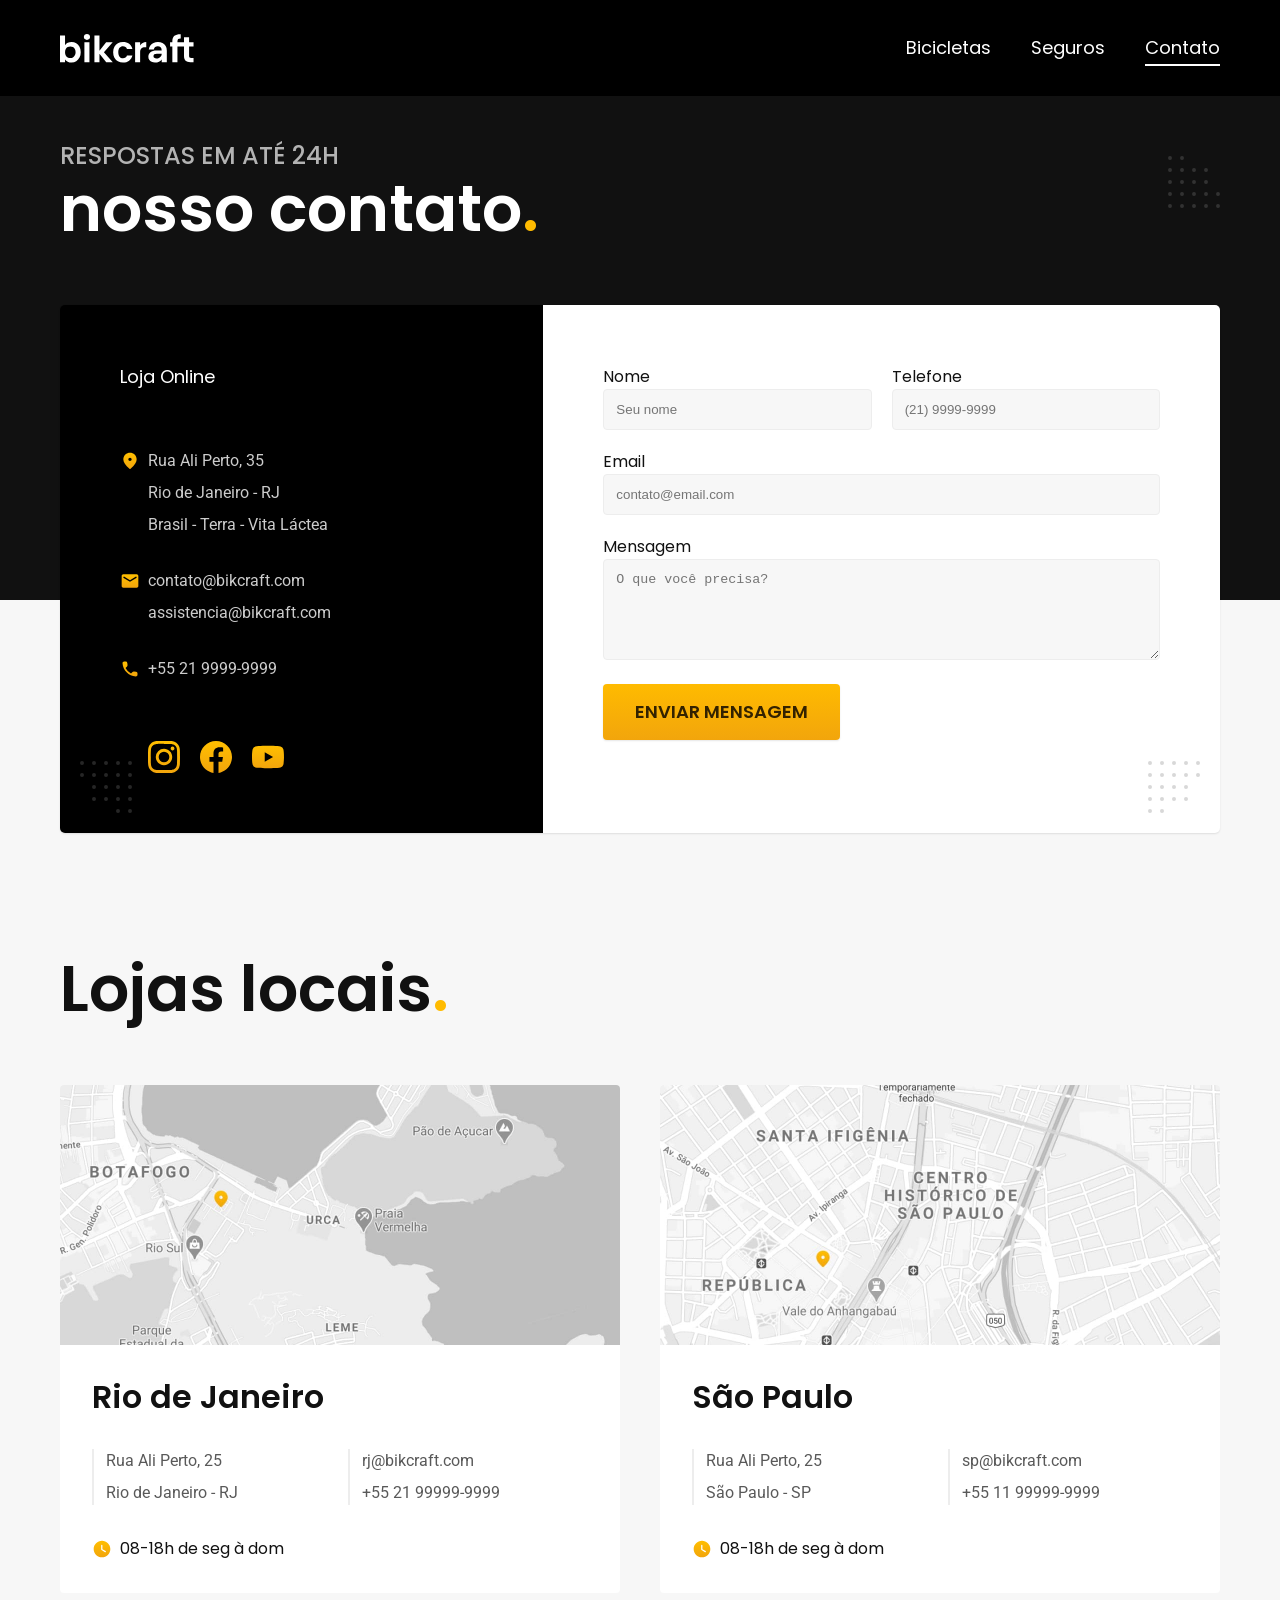
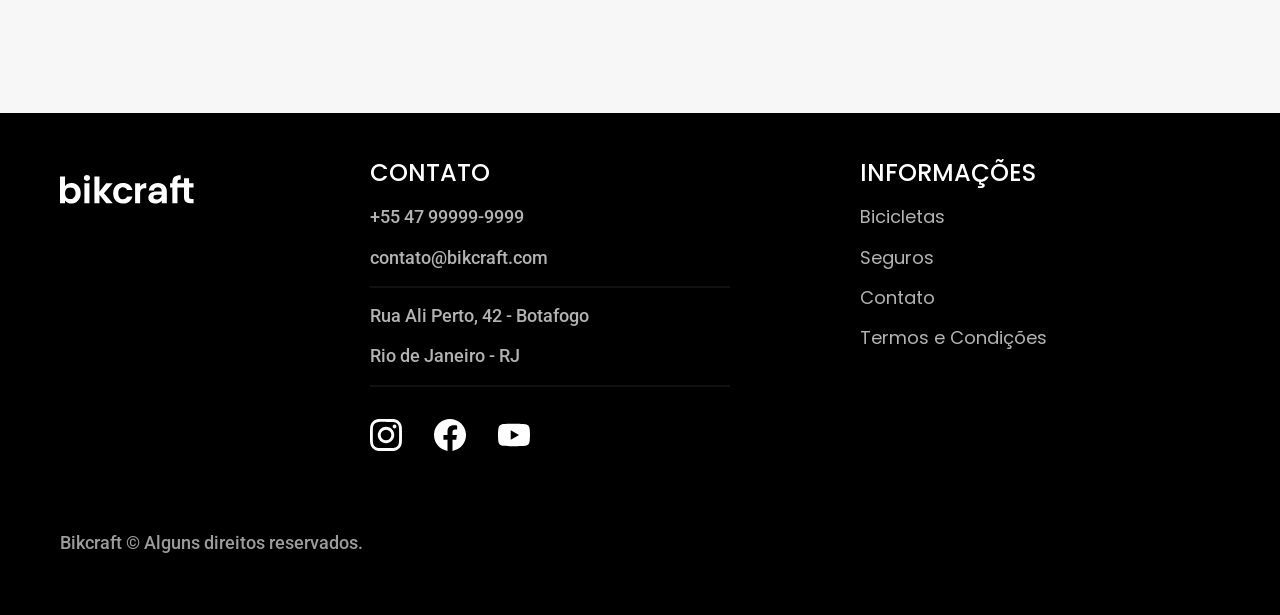
<file: contato.html>
<!DOCTYPE html>
<html lang="pt-br">

<head>
    <meta charset="UTF-8">
    <meta http-equiv="X-UA-Compatible" content="IE=edge">
    <meta name="viewport" content="width=device-width, initial-scale=1.0">

    <title>Contato | Bikcraft</title>
    <!-- O titulo é uma parte muito importante para otimizar a busca do site no google. -->

    <meta name="description" content="Contato, Bikcraft.">
    <!-- A área de descrição do site é importante para falar qual o proposito do site para o usuário -->
    <link rel="icon" href="./favicon.svg" type="image/svg+xml">

    <link rel="preload" href="./css/style.min.css" as="style">
    <link rel="stylesheet" href="./css/style.min.css">

    <!-- FONTES -->
    <link rel="preconnect" href="https://fonts.googleapis.com">
    <link rel="preconnect" href="https://fonts.gstatic.com" crossorigin>
    <link
        href="https://fonts.googleapis.com/css2?family=Merriweather:ital,wght@1,900&family=Poppins:wght@400;600&family=Roboto:ital,wght@0,500;1,400&display=swap"
        rel="stylesheet">
    <script>
        document.documentElement.classList.add('js');
    </script>
</head>

<body id="contato">

    <header class="header-bg">
        <div class=" header container">
            <a href="./">
                <img src="./img/bikcraft.svg" alt="Bikcraft">
            </a>
            <nav aria-label="primaria">
                <ul class="header-menu font-1-m cor-0">
                    <li><a href="./bicicletas.html">Bicicletas</a></li>
                    <li><a href="./seguros.html">Seguros</a></li>
                    <li><a href="./contato.html">Contato</a></li>
                </ul>
            </nav>
        </div>
    </header>

    <main>
        <div class="titulo-bg">
            <div class="titulo container">
                <p class="font-2-l-b cor-5">RESPOSTAS EM ATÉ 24H</p>
                <h1 class="font-1-xxl cor-0">nosso contato<span class="cor-p1">.</span></h1>
            </div>
        </div>

        <div class="contato container">
            <section class="contato-dados" aria-label="Endereço">
                <h2 class="font-1-m cor-0">Loja Online</h2>
                <div class="contato-endereco font-2-s cor-4">
                    <p>Rua Ali Perto, 35</p>
                    <p>Rio de Janeiro - RJ</p>
                    <p>Brasil - Terra - Vita Láctea</p>
                </div>
                <address class="contato-meios font-2-s cor-4">
                    <a href="mailto:contato@bikcraft.com">contato@bikcraft.com</a>
                    <a href="mailto:assistencia@bikcraft.com">assistencia@bikcraft.com</a>
                    <a href="tel:552199999999">+55 21 9999-9999</a>
                </address>
                <div class="contato-redes">
                    <a href="#">
                        <img src="./img/redes/instagram-p.svg" alt="Instagram">
                    </a>
                    <a href="#">
                        <img src="./img/redes/facebook-p.svg" alt="Facebook">
                    </a>
                    <a href="#">
                        <img src="./img/redes/youtube-p.svg" alt="Youtube">
                    </a>
                </div>
            </section>
            <section class="contato-form" aria-label="Formulário">
                <form class="form" action="./enviar.php" method="post">
                    <div>
                        <label for="nome">Nome</label>
                        <input type="text" id="nome" name="nome" placeholder="Seu nome">
                    </div>
                    <div>
                        <label for="telefone">Telefone</label>
                        <input type="text" id="telefone" name="telefone" placeholder="(21) 9999-9999">
                    </div>
                    <div class="col-2">
                        <label for="email">Email</label>
                        <input type="email" id="email" name="email" placeholder="contato@email.com" required>
                    </div>
                    <div class="col-2">
                        <label for="mensagem">Mensagem</label>
                        <textarea rows="5" id="mensagem" name="mensagem" placeholder="O que você precisa?"></textarea>
                    </div>

                    <button class="col-2 botao">Enviar Mensagem</button>
                </form>
            </section>
        </div>
    </main>

    <article class="lojas container">
        <h2 class="font-1-xxl">Lojas locais<span class="cor-p1">.</span></h2>
        <div class="lojas-item">
            <img src="./img/lojas/rj.jpg" alt="Mapa marcando o endereço em Rua Ali Perto, 25, Rio de Janeiro - RJ">
            <div class="lojas-conteudo">
                <h3 class="font-1-xl">Rio de Janeiro</h3>
                <div class="lojas-dados font-2-s cor-8">
                    <p>Rua Ali Perto, 25</p>
                    <p>Rio de Janeiro - RJ</p>
                </div>
                <div class="lojas-dados font-2-s cor-8">
                    <a href="mailto:rj@bikcraft.com">rj@bikcraft.com</a>
                    <a href="tel:+5547999999999">+55 21 99999-9999</a>
                </div>
                <p class="lojas-tempo font-1-s"><img src="./img/icones/horario.svg" alt=""> 08-18h de seg à dom</p>
            </div>
        </div>

        <div class="lojas-item">
            <img src="./img/lojas/sp.jpg" alt="Mapa marcando o endereço em Rua Ali Perto, 25, Rio de Janeiro - RJ">
            <div class="lojas-conteudo">
                <h3 class="font-1-xl">São Paulo</h3>
                <div class="lojas-dados font-2-s cor-8">
                    <p>Rua Ali Perto, 25</p>
                    <p>São Paulo - SP</p>
                </div>
                <div class="lojas-dados font-2-s cor-8">
                    <a href="mailto:sp@bikcraft.com">sp@bikcraft.com</a>
                    <a href="tel:+5547999999999">+55 11 99999-9999</a>
                </div>
                <p class="lojas-tempo font-1-s"><img src="./img/icones/horario.svg" alt=""> 08-18h de seg à dom</p>
            </div>
        </div>

    </article>

    <footer class="footer-bg">
        <div class="footer container">
            <img src="./img/bikcraft.svg" alt="">
            <div class="footer-contato">
                <h3 class="font-2-l-b cor-0">Contato</h3>
                <ul class="font-2-m cor-5">
                    <li><a href="tel:+5547999999999">+55 47 99999-9999</a></li>
                    <li><a href="mailto:contato@bikcraft.com">contato@bikcraft.com</a></li>
                    <li>Rua Ali Perto, 42 - Botafogo</li>
                    <li>Rio de Janeiro - RJ</li>
                </ul>
                <div class="footer-redes">
                    <a href="#">
                        <img src="./img/redes/instagram.svg" alt="Instagram">
                    </a>
                    <a href="#">
                        <img src="./img/redes/facebook.svg" alt="Facebook">
                    </a>
                    <a href="#">
                        <img src="./img/redes/youtube.svg" alt="Youtube">
                    </a>
                </div>
            </div>
            <div class="footer-info">
                <h3 class="font-2-l-b cor-0">Informações</h3>
                <nav>
                    <ul class="font-1-m cor-5">
                        <li><a href="./bicicletas.html">Bicicletas</a></li>
                        <li><a href="./seguros.html">Seguros</a></li>
                        <li><a href="./contato.html">Contato</a></li>
                        <li><a href="./termos.html">Termos e Condições</a></li>
                    </ul>
                </nav>
            </div>
            <p class="font-2-m cor-6 footer-copy">Bikcraft © Alguns direitos reservados.</p>
        </div>
    </footer>
    <script src="./js/formulario.js"></script>
    <script src="./js/script.js"></script>
</body>

</html>
</file>
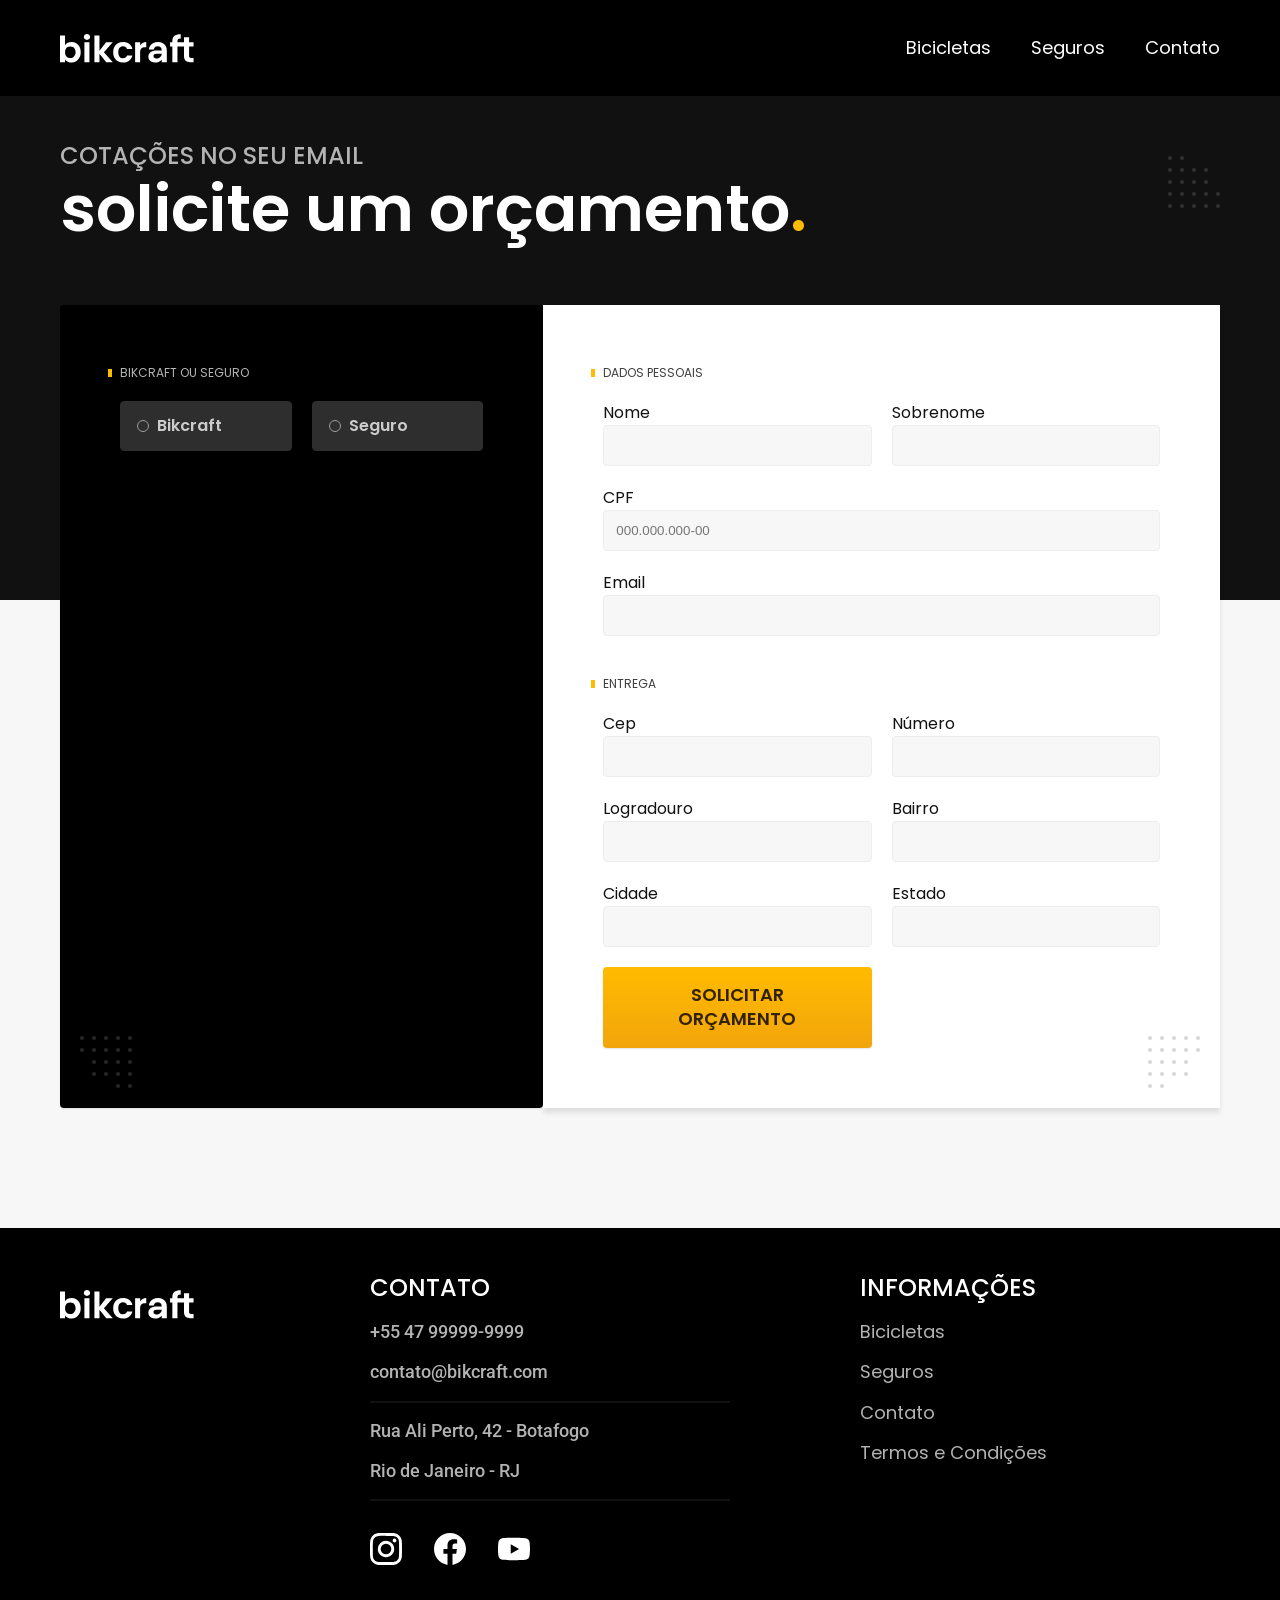
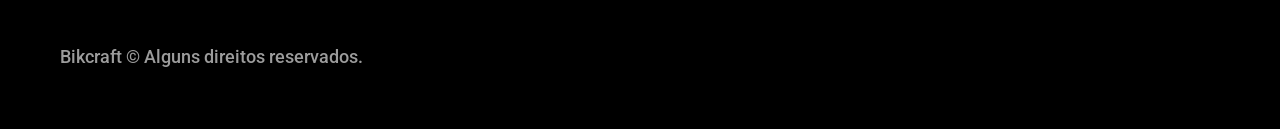
<file: orcamentos.html>
<!DOCTYPE html>
<html lang="pt-br">

<head>
    <meta charset="UTF-8">
    <meta http-equiv="X-UA-Compatible" content="IE=edge">
    <meta name="viewport" content="width=device-width, initial-scale=1.0">

    <title>Orçamentos | Bikcraft</title>
    <!-- O titulo é uma parte muito importante para otimizar a busca do site no google. -->

    <meta name="description" content="Orçamentos, Bikcraft.">
    <!-- A área de descrição do site é importante para falar qual o proposito do site para o usuário -->
    <link rel="icon" href="./favicon.svg" type="image/svg+xml">

    <link rel="preload" href="./css/style.min.css" as="style">
    <link rel="stylesheet" href="./css/style.min.css">

    <!-- FONTES -->
    <link rel="preconnect" href="https://fonts.googleapis.com">
    <link rel="preconnect" href="https://fonts.gstatic.com" crossorigin>
    <link
        href="https://fonts.googleapis.com/css2?family=Merriweather:ital,wght@1,900&family=Poppins:wght@400;600&family=Roboto:ital,wght@0,500;1,400&display=swap"
        rel="stylesheet">
    <script>
        document.documentElement.classList.add('js');
    </script>
</head>

<body id="orcamento">

    <header class="header-bg">
        <div class=" header container">
            <a href="./">
                <img src="./img/bikcraft.svg" alt="Bikcraft">
            </a>
            <nav aria-label="primaria">
                <ul class="header-menu font-1-m cor-0">
                    <li><a href="./bicicletas.html">Bicicletas</a></li>
                    <li><a href="./seguros.html">Seguros</a></li>
                    <li><a href="./contato.html">Contato</a></li>
                </ul>
            </nav>
        </div>
    </header>


    <main>
        <div class="titulo-bg">
            <div class="titulo container">
                <p class="font-2-l-b cor-5">COTAÇÕES NO SEU EMAIL</p>
                <h1 class="font-1-xxl cor-0">solicite um orçamento<span class="cor-p1">.</span></h1>
            </div>
        </div>

        <form class="orcamento container" action="./enviar.php" method="post">
            <div class="orcamento-produto">
                <h2 class="font-1-xs cor-5">Bikcraft ou Seguro</h2>
                <input type="radio" name="tipo" value="bikcraft" id="bikcraft">
                <label for="bikcraft">Bikcraft</label>

                <input type="radio" name="tipo" value="seguro" id="seguro">
                <label for="seguro">Seguro</label>

                <div class="orcamento-conteudo" id="orcamento-bikcraft">
                    <h2 class="font-1-xs cor-5">Escolha a sua</h2>
                    <input type="radio" name="produto" value="nimbus" id="nimbus">
                    <label for="nimbus">Nimbus Stark <span>R$ 4999</span></label>
                    <div class="orcamento-detalhes">
                        <ul class="font-1-xs cor-8">
                            <li>
                                <img src="./img/icones/eletrica.svg" alt="">Motor elétrico
                            </li>
                            <li>
                                <img src="./img/icones/carbono.svg" alt="">Fibra de Carbono
                            </li>
                            <li>
                                <img src="./img/icones/velocidade.svg" alt="">50 km/h
                            </li>
                            <li>
                                <img src="./img/icones/rastreador.svg" alt="">Rastreador
                            </li>
                        </ul>
                        <img src="./img/bicicletas/nimbus.jpg" alt=" Bicicleta preta.">
                    </div>

                    <input type="radio" name="produto" value="magic" id="magic">
                    <label for="magic">Magic Might <span>R$ 2499</span></label>
                    <div class="orcamento-detalhes">
                        <ul class="font-1-xs cor-8">
                            <li>
                                <img src="./img/icones/eletrica.svg" alt="">Motor elétrico
                            </li>
                            <li>
                                <img src="./img/icones/carbono.svg" alt="">Fibra de Carbono
                            </li>
                            <li>
                                <img src="./img/icones/velocidade.svg" alt="">45 km/h
                            </li>
                            <li>
                                <img src="./img/icones/rastreador.svg" alt="">Rastreador
                            </li>
                        </ul>
                        <img src="./img/bicicletas/magic.jpg" alt=" Bicicleta preta.">
                    </div>

                    <input type="radio" name="produto" value="nebula" id="nebula">
                    <label for="nebula">Nebula Cosmic <span>R$ 3999</span></label>
                    <div class="orcamento-detalhes">
                        <ul class="font-1-xs cor-8">
                            <li>
                                <img src="./img/icones/eletrica.svg" alt="">Motor elétrico
                            </li>
                            <li>
                                <img src="./img/icones/carbono.svg" alt="">Fibra de Carbono
                            </li>
                            <li>
                                <img src="./img/icones/velocidade.svg" alt="">40 km/h
                            </li>
                            <li>
                                <img src="./img/icones/rastreador.svg" alt="">Rastreador
                            </li>
                        </ul>
                        <img src="./img/bicicletas/nebula.jpg" alt=" Bicicleta preta.">
                    </div>
                </div>

                <div class="orcamento-conteudo" id="orcamento-seguro">
                    <h2 class="font-1-xs cor-5">Escolha o plano</h2>
                    <input type="radio" name="produto" value="prata" id="prata">
                    <label for="prata">Prata <span>R$ 199</span></label>

                    <input type="radio" name="produto" value="ouro" id="ouro">
                    <label for="ouro">Ouro <span>R$ 299</span></label>
                </div>
            </div>

            <div class="orcamento-dados form">
                <h2 class="font-1-xs cor-9 col-2">Dados pessoais</h2>
                <div>
                    <label for="nome">Nome</label>
                    <input type="text" id="nome" name="nome">
                </div>
                <div>
                    <label for="sobrenome">Sobrenome</label>
                    <input type="text" id="sobrenome" name="sobrenome">
                </div>
                <div class="col-2">
                    <label for="cpf">CPF</label>
                    <input type="text" id="cpf" name="cpf" placeholder="000.000.000-00">
                </div>
                <div class="col-2">
                    <label for="email">Email</label>
                    <input type="email" id="email" name="email" required>
                </div>
                <h2 class="font-1-xs cor-9 col-2">Entrega</h2>
                <div>
                    <label for="cep">Cep</label>
                    <input type="text" id="cep" name="cep">
                </div>
                <div>
                    <label for="numero">Número</label>
                    <input type="text" id="numero" name="numero">
                </div>
                <div>
                    <label for="logradouro">Logradouro</label>
                    <input type="text" id="logradouro" name="logradouro">
                </div>
                <div>
                    <label for="bairro">Bairro</label>
                    <input type="text" id="bairro" name="bairro">
                </div>
                <div>
                    <label for="cidade">Cidade</label>
                    <input type="text" id="cidade" name="cidade">
                </div>
                <div>
                    <label for="estado">Estado</label>
                    <input type="text" id="estado" name="estado">
                </div>

                <button class="botao">Solicitar orçamento</button>
            </div>
        </form>
    </main>


    <footer class="footer-bg">
        <div class="footer container">
            <img src="./img/bikcraft.svg" alt="">
            <div class="footer-contato">
                <h3 class="font-2-l-b cor-0">Contato</h3>
                <ul class="font-2-m cor-5">
                    <li><a href="tel:+5547999999999">+55 47 99999-9999</a></li>
                    <li><a href="mailto:contato@bikcraft.com">contato@bikcraft.com</a></li>
                    <li>Rua Ali Perto, 42 - Botafogo</li>
                    <li>Rio de Janeiro - RJ</li>
                </ul>
                <div class="footer-redes">
                    <a href="#">
                        <img src="./img/redes/instagram.svg" alt="Instagram">
                    </a>
                    <a href="#">
                        <img src="./img/redes/facebook.svg" alt="Facebook">
                    </a>
                    <a href="#">
                        <img src="./img/redes/youtube.svg" alt="Youtube">
                    </a>
                </div>
            </div>
            <div class="footer-info">
                <h3 class="font-2-l-b cor-0">Informações</h3>
                <nav>
                    <ul class="font-1-m cor-5">
                        <li><a href="./bicicletas.html">Bicicletas</a></li>
                        <li><a href="./seguros.html">Seguros</a></li>
                        <li><a href="./contato.html">Contato</a></li>
                        <li><a href="./termos.html">Termos e Condições</a></li>
                    </ul>
                </nav>
            </div>
            <p class="font-2-m cor-6 footer-copy">Bikcraft © Alguns direitos reservados.</p>
        </div>
    </footer>
    <script src="./js/formulario.js"></script>
    <script src="./js/script.js"></script>
</body>

</html>
</file>
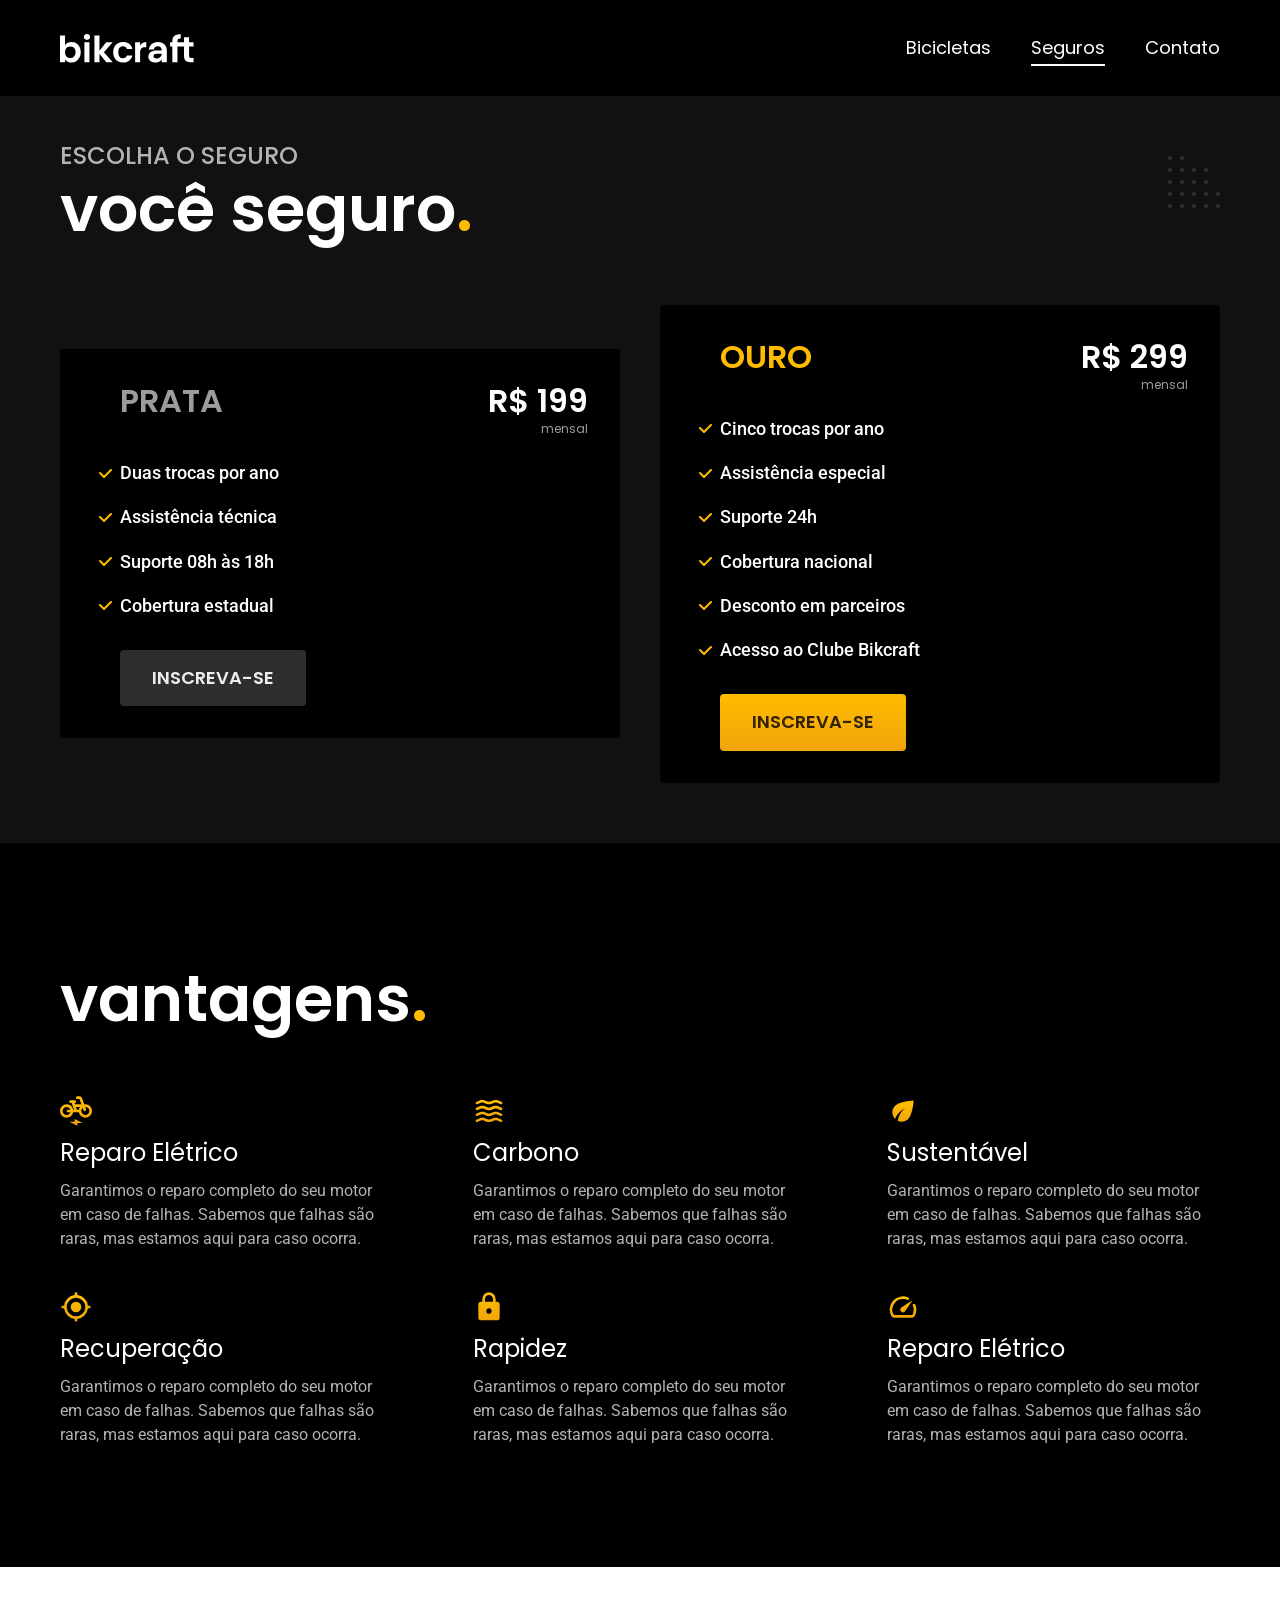
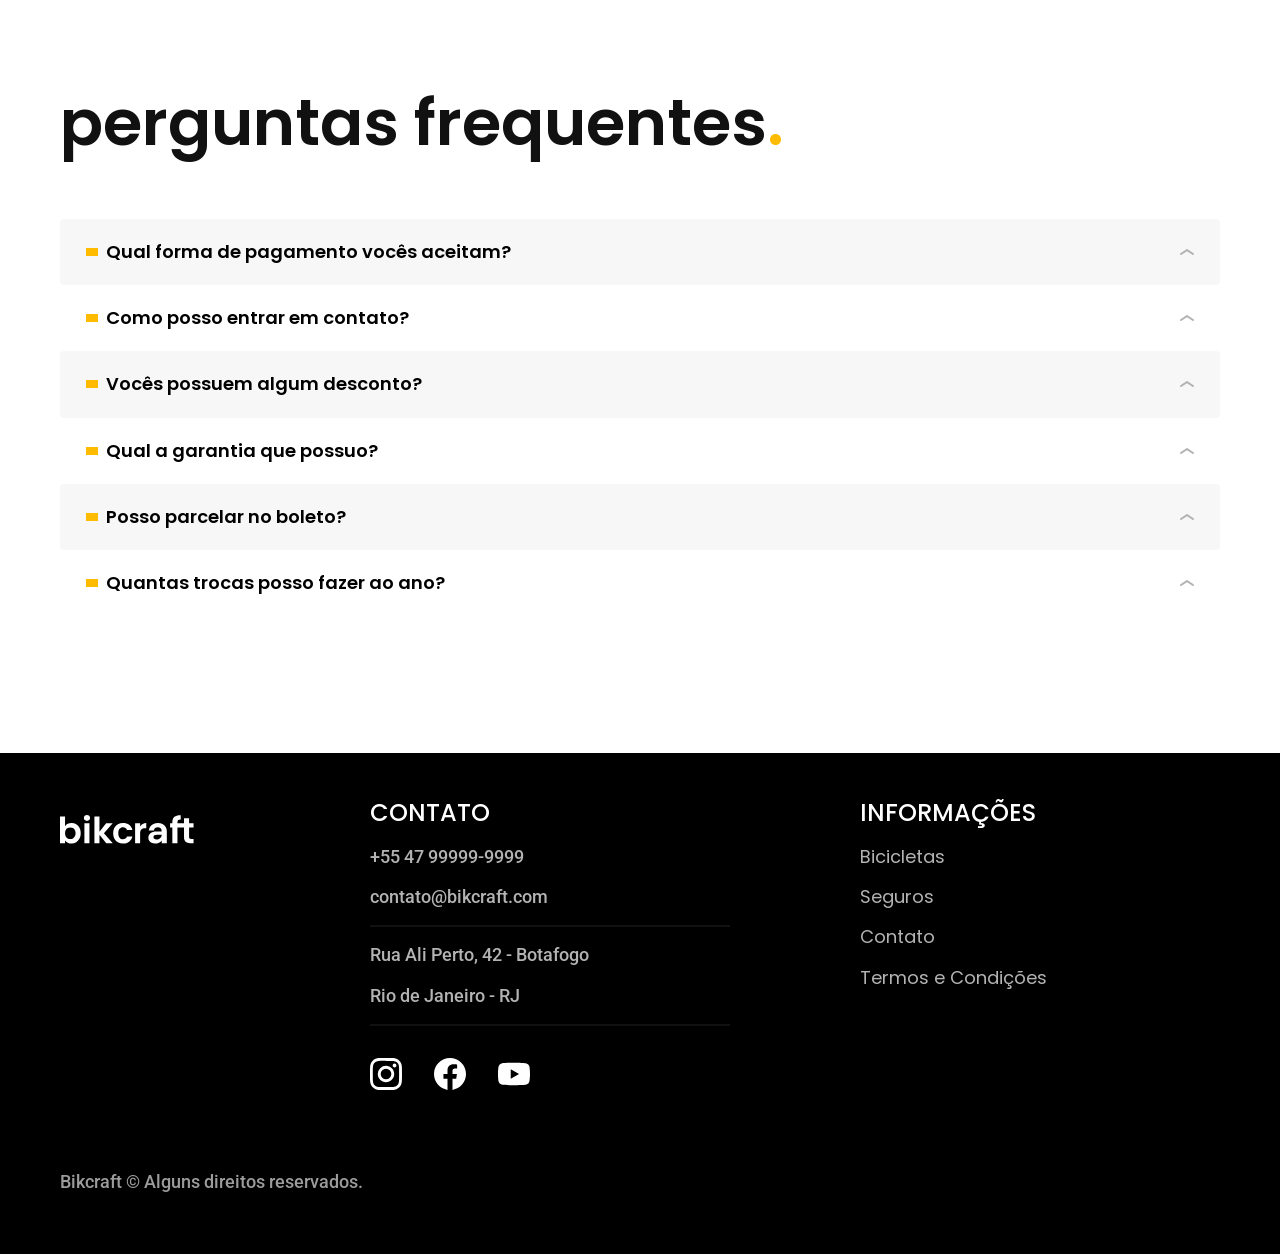
<file: seguros.html>
<!DOCTYPE html>
<html lang="pt-br">

<head>
    <meta charset="UTF-8">
    <meta http-equiv="X-UA-Compatible" content="IE=edge">
    <meta name="viewport" content="width=device-width, initial-scale=1.0">

    <title>seguros | Bikcraft</title>
    <!-- O titulo é uma parte muito importante para otimizar a busca do site no google. -->

    <meta name="description" content="seguros, Bikcraft.">
    <!-- A área de descrição do site é importante para falar qual o proposito do site para o usuário -->
    <link rel="icon" href="./favicon.svg" type="image/svg+xml">

    <link rel="preload" href="./css/style.min.css" as="style">
    <link rel="stylesheet" href="./css/style.min.css">

    <!-- FONTES -->
    <link rel="preconnect" href="https://fonts.googleapis.com">
    <link rel="preconnect" href="https://fonts.gstatic.com" crossorigin>
    <link
        href="https://fonts.googleapis.com/css2?family=Merriweather:ital,wght@1,900&family=Poppins:wght@400;600&family=Roboto:ital,wght@0,500;1,400&display=swap"
        rel="stylesheet">
    <script>
        document.documentElement.classList.add('js');
    </script>
</head>

<body id="seguros">

    <header class="header-bg">
        <div class=" header container">
            <a href="./">
                <img src="./img/bikcraft.svg" alt="Bikcraft">
            </a>
            <nav aria-label="primaria">
                <ul class="header-menu font-1-m cor-0">
                    <li><a href="./bicicletas.html">Bicicletas</a></li>
                    <li><a href="./seguros.html">Seguros</a></li>
                    <li><a href="./contato.html">Contato</a></li>
                </ul>
            </nav>
        </div>
    </header>

    <main class="seguros-bg">
        <div class="titulo-bg">
            <div class="titulo container">
                <p class="font-2-l-b cor-5">Escolha o seguro</p>
                <h1 class="font-1-xxl cor-0">você seguro<span class="cor-p1">.</span></h1>
            </div>
        </div>


        <div class="container seguros">
            <div class="seguros-itens fadeInLeft" data-anime="200">
                <h3 class="font-1-xl cor-6">PRATA</h3>
                <span class="font-1-xl cor-0">R$ 199 <span class="font-1-xs cor-6">mensal</span></span>
                <ul class="font-2-m cor-0">
                    <li>Duas trocas por ano</li>
                    <li>Assistência técnica</li>
                    <li>Suporte 08h às 18h</li>
                    <li>Cobertura estadual</li>
                </ul>
                <a class="botao secundaria" href="./orcamentos.html?tipo=seguro&produto=prata">Inscreva-se</a>
            </div>

            <div class="seguros-itens fadeInRight" data-anime="400">
                <h3 class="font-1-xl cor-p1">OURO</h3>
                <span class="font-1-xl cor-0">R$ 299 <span class="font-1-xs cor-6">mensal</span></span>
                <ul class="font-2-m cor-0">
                    <li>Cinco trocas por ano</li>
                    <li>Assistência especial</li>
                    <li>Suporte 24h</li>
                    <li>Cobertura nacional</li>
                    <li>Desconto em parceiros</li>
                    <li>Acesso ao Clube Bikcraft</li>
                </ul>
                <a class="botao" href="./orcamentos.html?tipo=seguro&produto=ouro">Inscreva-se</a>
            </div>
        </div>
    </main>

    <article class="vantagens-bg">
        <div class="vantagens container">
            <h2 class="font-1-xxl cor-0">vantagens<span class="cor-p1">.</span></h2>
            <ul>
                <li>
                    <img src="./img/icones/eletrica.svg" alt="">
                    <h3 class="font-1-l cor-0">Reparo Elétrico</h3>
                    <p class="font-2-s cor-5">Garantimos o reparo completo do seu motor em caso de falhas. Sabemos que
                        falhas são raras, mas
                        estamos aqui para caso ocorra.</p>
                </li>

                <li>
                    <img src="./img/icones/carbono.svg" alt="">
                    <h3 class="font-1-l cor-0">Carbono</h3>
                    <p class="font-2-s cor-5">Garantimos o reparo completo do seu motor em caso de falhas. Sabemos que
                        falhas são raras, mas
                        estamos aqui para caso ocorra.</p>
                </li>

                <li>
                    <img src="./img/icones/sustentavel.svg" alt="">
                    <h3 class="font-1-l cor-0">Sustentável</h3>
                    <p class="font-2-s cor-5">Garantimos o reparo completo do seu motor em caso de falhas. Sabemos que
                        falhas são raras, mas
                        estamos aqui para caso ocorra.</p>
                </li>

                <li>
                    <img src="./img/icones/rastreador.svg" alt="">
                    <h3 class="font-1-l cor-0">Recuperação</h3>
                    <p class="font-2-s cor-5">Garantimos o reparo completo do seu motor em caso de falhas. Sabemos que
                        falhas são raras, mas
                        estamos aqui para caso ocorra.</p>
                </li>

                <li>
                    <img src="./img/icones/seguro.svg" alt="">
                    <h3 class="font-1-l cor-0">Rapidez</h3>
                    <p class="font-2-s cor-5">Garantimos o reparo completo do seu motor em caso de falhas. Sabemos que
                        falhas são raras, mas
                        estamos aqui para caso ocorra.</p>
                </li>

                <li>
                    <img src="./img/icones/velocidade.svg" alt="">
                    <h3 class="font-1-l cor-0">Reparo Elétrico</h3>
                    <p class="font-2-s cor-5">Garantimos o reparo completo do seu motor em caso de falhas. Sabemos que
                        falhas são raras, mas
                        estamos aqui para caso ocorra.</p>
                </li>
            </ul>
        </div>
    </article>

    <article class="perguntas container">
        <h2 class="font-1-xxl cor-11">perguntas frequentes<span class="cor-p1">.</span></h2>
        <dl>
            <div>
                <dt><button class="font-1-m-b" aria-controls="pergunta1" aria-expanded="false">Qual forma de pagamento
                        vocês aceitam?</button></dt>
                <dd id="pergunta1" class="font-2-s cor-9">Aceitamos pagamentos parcelados em todos os cartões de
                    crédito. Para
                    pagamentos à vista também
                    aceitarmos PIX e Boleto através do PagSeguro.</dd>
            </div>

            <div>
                <dt><button class="font-1-m-b" aria-controls="pergunta2" aria-expanded="false">Como posso entrar em
                        contato?</button> </dt>
                <dd class=" font-2-s cor-9 " id="pergunta2">Aceitamos pagamentos parcelados em todos os cartões
                    de
                    crédito. Para
                    pagamentos à vista também aceitarmos PIX e Boleto através do PagSeguro.</dd>
            </div>

            <div>
                <dt><button class="font-1-m-b" aria-controls="pergunta3" aria-expanded="false">Vocês possuem algum
                        desconto?</button> </dt>
                <dd class=" font-2-s cor-9" id="pergunta3">Aceitamos pagamentos parcelados em todos os cartões de
                    crédito. Para
                    pagamentos à vista também
                    aceitarmos PIX e Boleto através do PagSeguro.</dd>
            </div>

            <div>
                <dt><button class="font-1-m-b" aria-controls="pergunta4" aria-expanded="false">Qual a garantia que
                        possuo?</button></dt>
                <dd class=" font-2-s cor-9" id="pergunta4">Aceitamos pagamentos parcelados em todos os cartões de
                    crédito. Para
                    pagamentos à vista também
                    aceitarmos PIX e Boleto através do PagSeguro.</dd>
            </div>

            <div>
                <dt "><button class=" font-1-m-b" aria-controls="pergunta5" aria-expanded="false">Posso parcelar no
                    boleto?</button></dt>
                <dd class=" font-2-s cor-9" id="pergunta5">Aceitamos pagamentos parcelados em todos os cartões de
                    crédito. Para
                    pagamentos à vista também
                    aceitarmos PIX e Boleto através do PagSeguro.</dd>
            </div>

            <div>
                <dt><button class="font-1-m-b" aria-controls="pergunta5" aria-expanded="false">Quantas trocas posso
                        fazer ao ano?</button> </dt>
                <dd class=" font-2-s cor-9" id="pergunta5">Aceitamos pagamentos parcelados em todos os cartões de
                    crédito. Para
                    pagamentos à vista também
                    aceitarmos PIX e Boleto através do PagSeguro.</dd>
            </div>
        </dl>
    </article>

    <footer class="footer-bg">
        <div class="footer container">
            <img src="../img/bikcraft.svg" alt="">
            <div class="footer-contato">
                <h3 class="font-2-l-b cor-0">Contato</h3>
                <ul class="font-2-m cor-5">
                    <li><a href="tel:+5547999999999">+55 47 99999-9999</a></li>
                    <li><a href="mailto:contato@bikcraft.com">contato@bikcraft.com</a></li>
                    <li>Rua Ali Perto, 42 - Botafogo</li>
                    <li>Rio de Janeiro - RJ</li>
                </ul>
                <div class="footer-redes">
                    <a href="#">
                        <img src="./img/redes/instagram.svg" alt="Instagram">
                    </a>
                    <a href="#">
                        <img src="./img/redes/facebook.svg" alt="Facebook">
                    </a>
                    <a href="#">
                        <img src="./img/redes/youtube.svg" alt="Youtube">
                    </a>
                </div>
            </div>
            <div class="footer-info">
                <h3 class="font-2-l-b cor-0">Informações</h3>
                <nav>
                    <ul class="font-1-m cor-5">
                        <li><a href="./bicicletas.html">Bicicletas</a></li>
                        <li><a href="./seguros.html">Seguros</a></li>
                        <li><a href="./contato.html">Contato</a></li>
                        <li><a href="./termos.html">Termos e Condições</a></li>
                    </ul>
                </nav>
            </div>
            <p class="font-2-m cor-6 footer-copy">Bikcraft © Alguns direitos reservados.</p>
        </div>
    </footer>
    <script src="./js/plugin/simple-anime.js"></script>
    <script src="./js/script.js"></script>
</body>

</html>
</file>
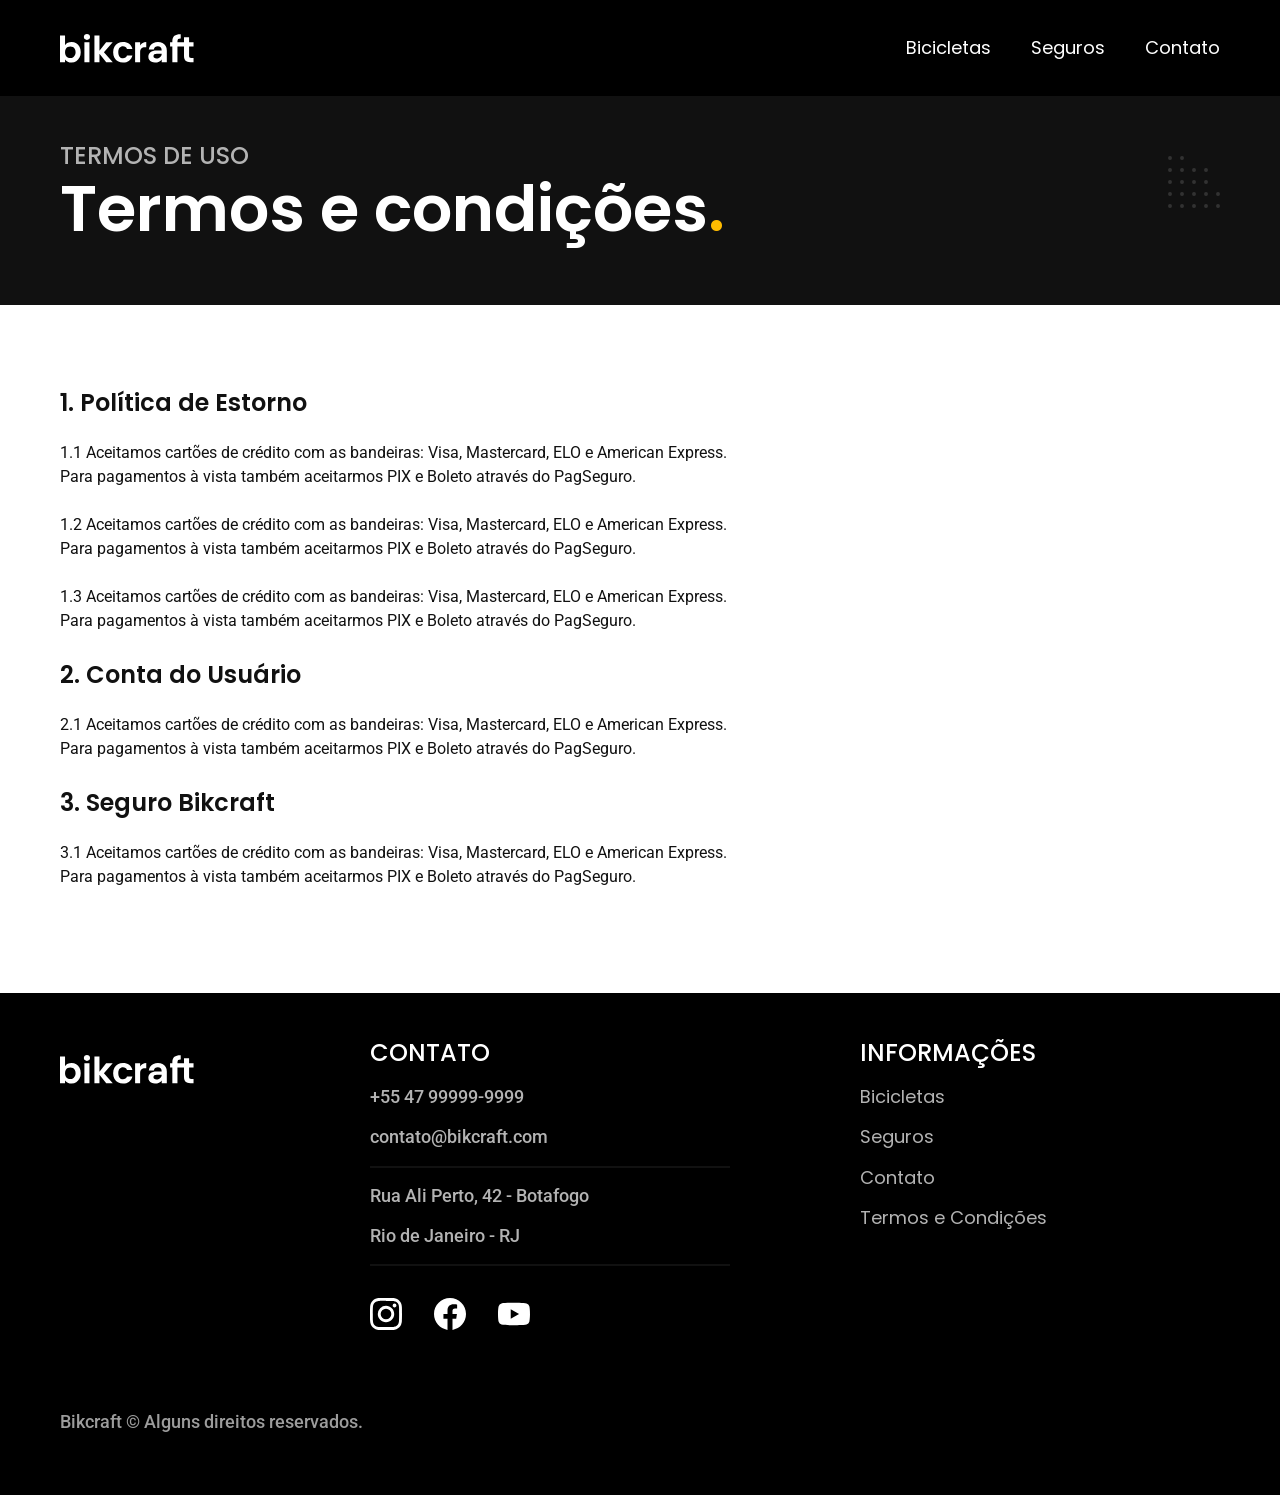
<file: termos.html>
<!DOCTYPE html>
<html lang="pt-br">

<head>
    <meta charset="UTF-8">
    <meta http-equiv="X-UA-Compatible" content="IE=edge">
    <meta name="viewport" content="width=device-width, initial-scale=1.0">

    <title>Termos e condições | Bikcraft</title>
    <!-- O titulo é uma parte muito importante para otimizar a busca do site no google. -->

    <meta name="description" content="Termos e condições, Bikcraft.">
    <!-- A área de descrição do site é importante para falar qual o proposito do site para o usuário -->
    <link rel="icon" href="./favicon.svg" type="image/svg+xml">

    <link rel="preload" href="./css/style.min.css" as="style">
    <link rel="stylesheet" href="./css/style.min.css">

    <!-- FONTES -->
    <link rel="preconnect" href="https://fonts.googleapis.com">
    <link rel="preconnect" href="https://fonts.gstatic.com" crossorigin>
    <link
        href="https://fonts.googleapis.com/css2?family=Merriweather:ital,wght@1,900&family=Poppins:wght@400;600&family=Roboto:ital,wght@0,500;1,400&display=swap"
        rel="stylesheet">
    <script>
        document.documentElement.classList.add('js');
    </script>
</head>

<body id="termos">

    <header class="header-bg">
        <div class=" header container">
            <a href="./">
                <img src="./img/bikcraft.svg" alt="Bikcraft">
            </a>
            <nav aria-label="primaria">
                <ul class="header-menu font-1-m cor-0">
                    <li><a href="./bicicletas.html">Bicicletas</a></li>
                    <li><a href="./seguros.html">Seguros</a></li>
                    <li><a href="./contato.html">Contato</a></li>
                </ul>
            </nav>
        </div>
    </header>

    <main>
        <div class="titulo-bg">
            <div class="titulo container">
                <p class="font-2-l-b cor-5">Termos de uso</p>
                <h1 class="font-1-xxl cor-0">Termos e condições<span class="cor-p1">.</span></h1>
            </div>
        </div>

        <div class="termos container font-2-s col-10">
            <h2 class="font-1-l cor-11">1. Política de Estorno</h2>
            <p>1.1 Aceitamos cartões de crédito com as bandeiras: Visa, Mastercard, ELO e American Express. Para
                pagamentos
                à vista também aceitarmos PIX e Boleto através do PagSeguro.</p>
            <p>1.2 Aceitamos cartões de crédito com as bandeiras: Visa, Mastercard, ELO e American Express. Para
                pagamentos
                à vista também aceitarmos PIX e Boleto através do PagSeguro.</p>
            <p>1.3 Aceitamos cartões de crédito com as bandeiras: Visa, Mastercard, ELO e American Express. Para
                pagamentos
                à vista também aceitarmos PIX e Boleto através do PagSeguro.</p>

            <h2 class="font-1-l cor-11">2. Conta do Usuário</h2>
            <p>2.1 Aceitamos cartões de crédito com as bandeiras: Visa, Mastercard, ELO e American Express. Para
                pagamentos
                à vista também aceitarmos PIX e Boleto através do PagSeguro.</p>

            <h2 class="font-1-l cor-11">3. Seguro Bikcraft</h2>
            <p>3.1 Aceitamos cartões de crédito com as bandeiras: Visa, Mastercard, ELO e American Express. Para
                pagamentos
                à vista também aceitarmos PIX e Boleto através do PagSeguro.</p>

        </div>

    </main>


    <footer class="footer-bg">
        <div class="footer container">
            <img src="./img/bikcraft.svg" alt="">
            <div class="footer-contato">
                <h3 class="font-2-l-b cor-0">Contato</h3>
                <ul class="font-2-m cor-5">
                    <li><a href="tel:+5547999999999">+55 47 99999-9999</a></li>
                    <li><a href="mailto:contato@bikcraft.com">contato@bikcraft.com</a></li>
                    <li>Rua Ali Perto, 42 - Botafogo</li>
                    <li>Rio de Janeiro - RJ</li>
                </ul>
                <div class="footer-redes">
                    <a href="#">
                        <img src="./img/redes/instagram.svg" alt="Instagram">
                    </a>
                    <a href="#">
                        <img src="./img/redes/facebook.svg" alt="Facebook">
                    </a>
                    <a href="#">
                        <img src="./img/redes/youtube.svg" alt="Youtube">
                    </a>
                </div>
            </div>
            <div class="footer-info">
                <h3 class="font-2-l-b cor-0">Informações</h3>
                <nav>
                    <ul class="font-1-m cor-5">
                        <li><a href="./bicicletas.html">Bicicletas</a></li>
                        <li><a href="./seguros.html">Seguros</a></li>
                        <li><a href="./contato.html">Contato</a></li>
                        <li><a href="./termos.html">Termos e Condições</a></li>
                    </ul>
                </nav>
            </div>
            <p class="font-2-m cor-6 footer-copy">Bikcraft © Alguns direitos reservados.</p>
        </div>
    </footer>

    <script src="./js/script.js"></script>
</body>

</html>
</file>
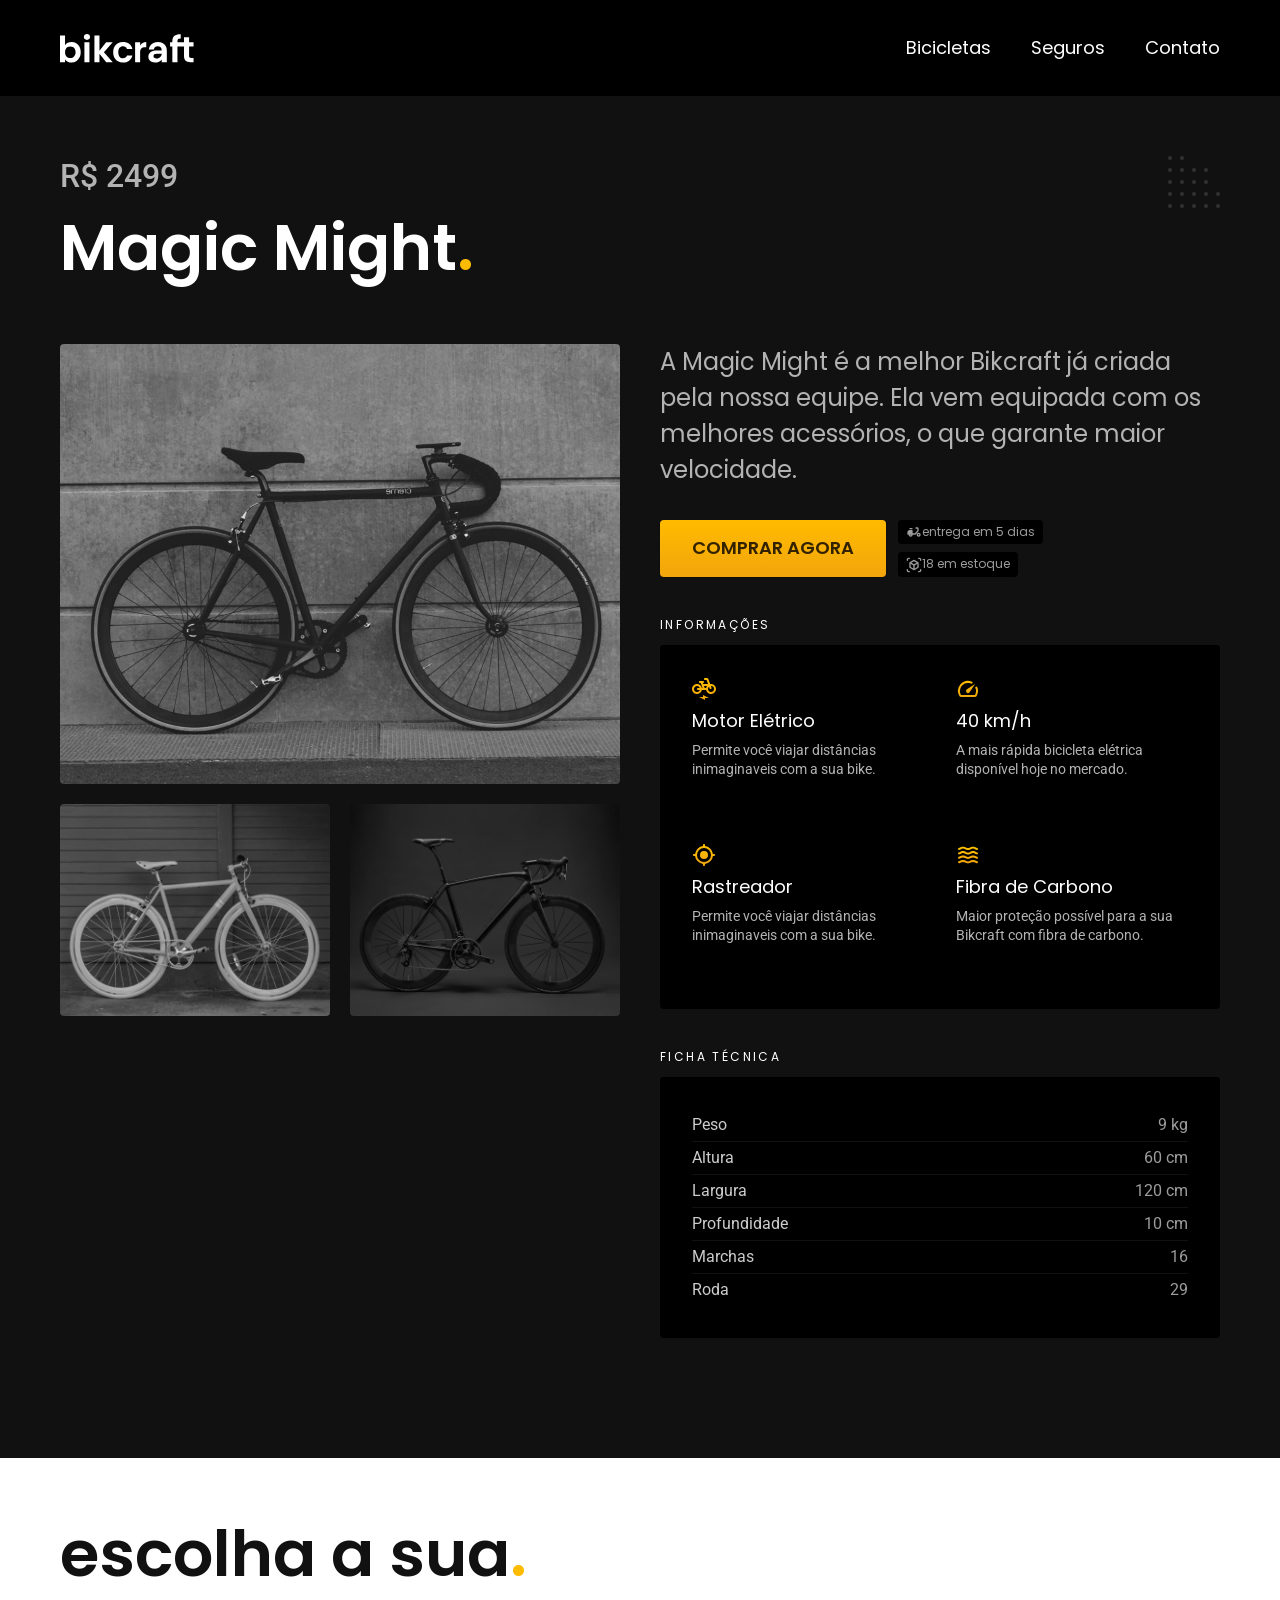
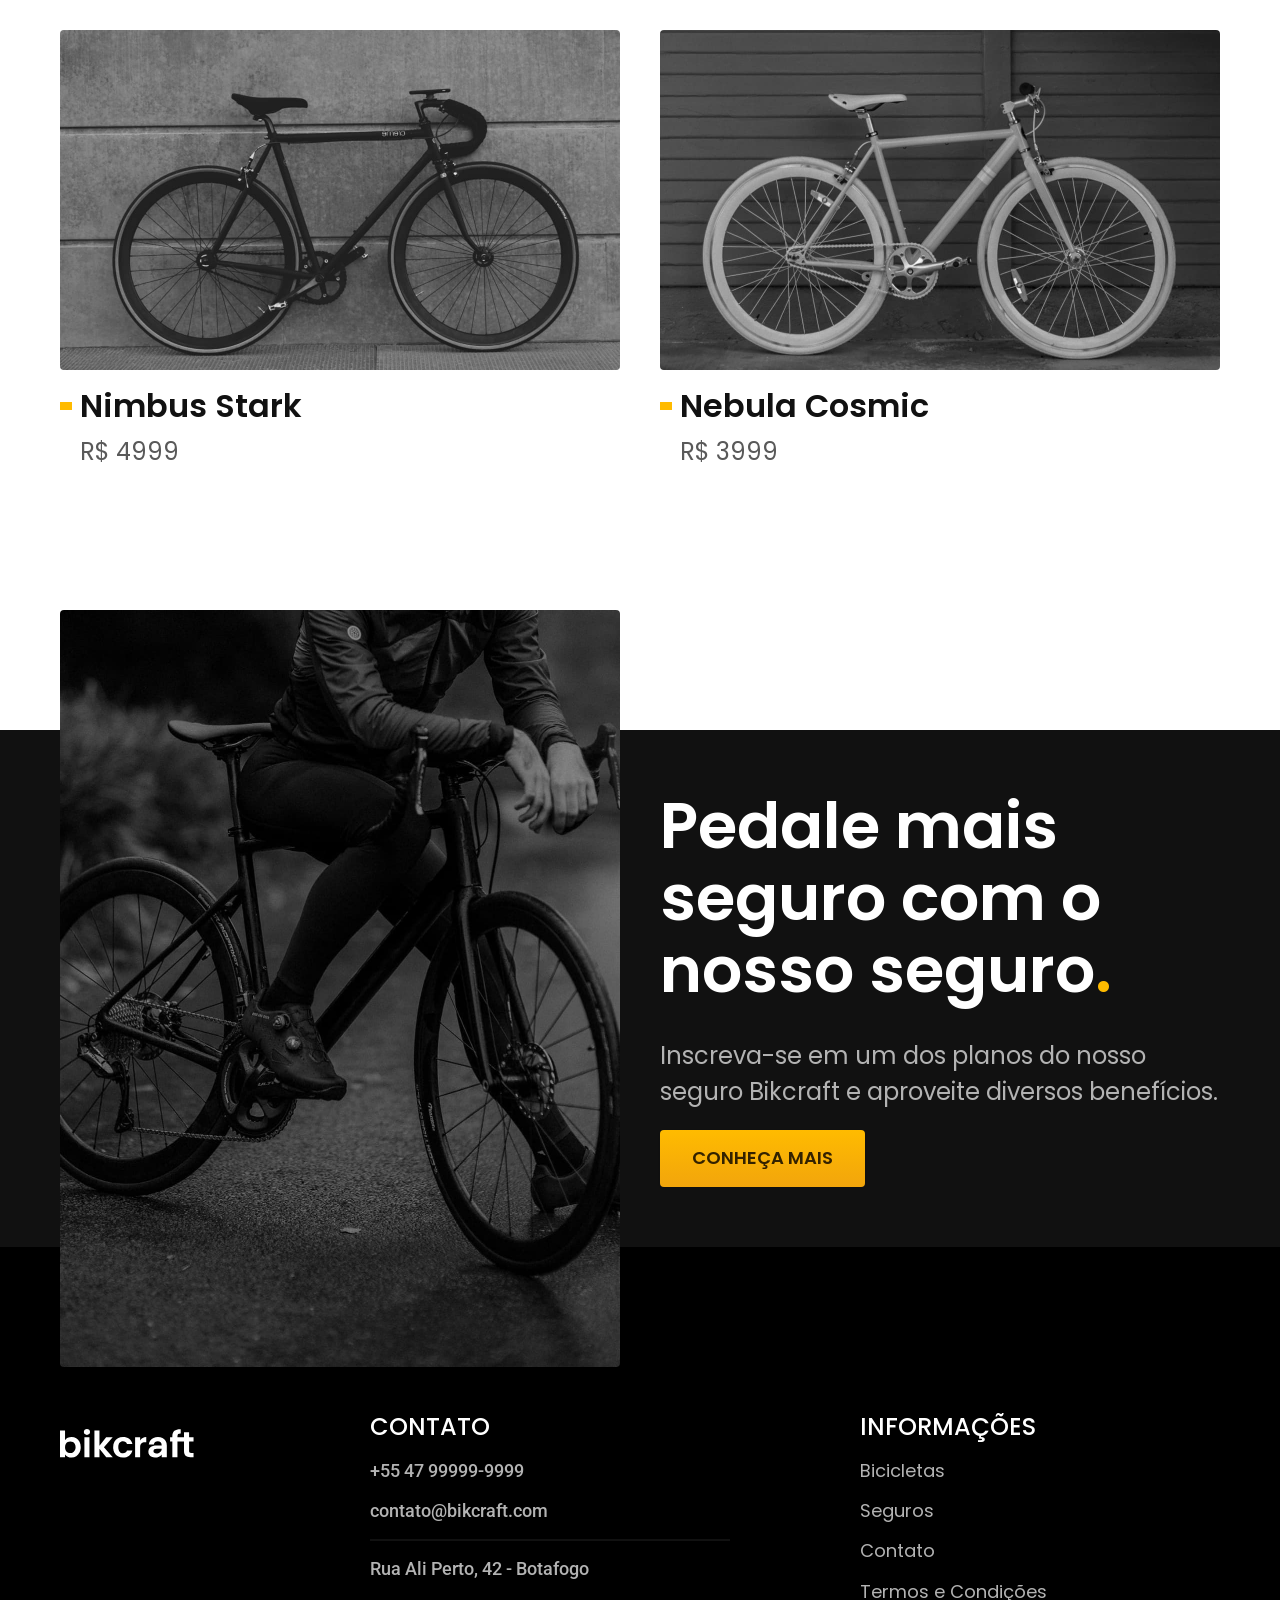
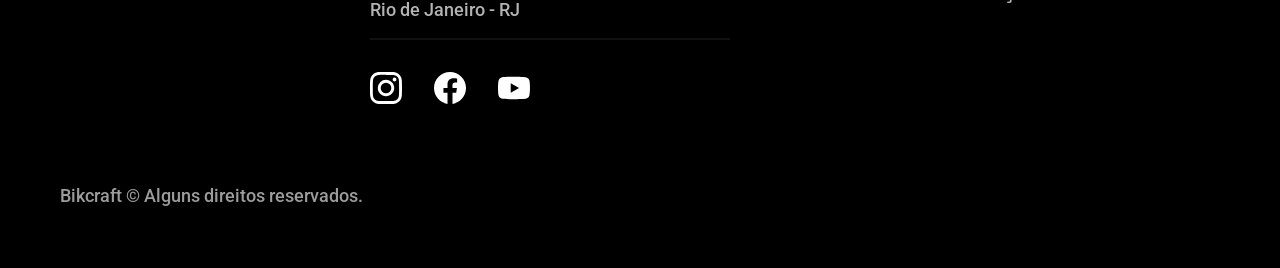
<file: bicicletas/magic.html>
<!DOCTYPE html>
<html lang="pt-br">

<head>
    <meta charset="UTF-8">
    <meta http-equiv="X-UA-Compatible" content="IE=edge">
    <meta name="viewport" content="width=device-width, initial-scale=1.0">

    <title>Magic Might | Bikcraft</title>
    <!-- O titulo é uma parte muito importante para otimizar a busca do site no google. -->

    <meta name="description" content="Nebula, Bikcraft.">
    <!-- A área de descrição do site é importante para falar qual o proposito do site para o usuário -->
    <link rel="icon" href="../favicon.svg" type="image/svg+xml">

    <link rel="preload" href="../css/style.min.css" as="style">
    <link rel="stylesheet" href="../css/style.min.css">

    <!-- FONTES -->
    <link rel="preconnect" href="https://fonts.googleapis.com">
    <link rel="preconnect" href="https://fonts.gstatic.com" crossorigin>
    <link
        href="https://fonts.googleapis.com/css2?family=Merriweather:ital,wght@1,900&family=Poppins:wght@400;600&family=Roboto:ital,wght@0,500;1,400&display=swap"
        rel="stylesheet">
    <script>
        document.documentElement.classList.add('js');
    </script>
</head>

<body id="bicicleta">

    <header class="header-bg">
        <div class=" header container">
            <a href="../">
                <img src="../img/bikcraft.svg" alt="Bikcraft">
            </a>
            <nav aria-label="primaria">
                <ul class="header-menu font-1-m cor-0">
                    <li><a href="../bicicletas.html">Bicicletas</a></li>
                    <li><a href="../seguros.html">Seguros</a></li>
                    <li><a href="../contato.html">Contato</a></li>
                </ul>
            </nav>
        </div>
    </header>

    <main class="titulo-bg">
        <div>
            <div class="titulo container">
                <p class="font-2-xl cor-5">R$ 2499</p>
                <h1 class="font-1-xxl cor-0">Magic Might<span class="cor-p1">.</span></h1>
            </div>
        </div>

        <div class="bicicleta container">
            <div class="bicicleta-img">
                <img src="../img/bicicleta/nimbus2.jpg" alt="">
                <img src="../img/bicicleta/nimbus3.jpg" alt="">
                <img src="../img/bicicleta/nimbus1.jpg" alt="">
            </div>
            <div class="bicicleta-conteudo">
                <p class="font-2-l cor-5">A Magic Might é a melhor Bikcraft já criada pela nossa equipe. Ela vem
                    equipada com os melhores
                    acessórios, o que garante maior velocidade.</p>
                <div class="bicicleta-comprar">
                    <a class="botao" href="../orcamentos.html?tipo=bikcraft&produto=magic">
                        Comprar Agora
                    </a>
                    <span class="font-1-xs cor-6"><img src="../img/icones/entrega.svg" alt=""> entrega em 5 dias</span>
                    <span class="font-1-xs cor-6"><img src="../img/icones/estoque.svg" alt=""> 18 em estoque</span>
                </div>


                <h2 class="font-1-xs cor-0">Informações</h2>
                <ul class="bicicleta-info">
                    <li>
                        <img src="../img/icones/eletrica.svg" alt="">
                        <h3 class="font-1-m cor-0">Motor Elétrico</h3>
                        <p class="font-2-xs cor-5">Permite você viajar distâncias inimaginaveis com a sua bike.</p>
                    </li>

                    <li>
                        <img src="../img/icones/velocidade.svg" alt="">
                        <h3 class="font-1-m cor-0">40 km/h</h3>
                        <p class="font-2-xs cor-5">A mais rápida bicicleta elétrica disponível hoje no mercado.</p>
                    </li>

                    <li>
                        <img src="../img/icones/rastreador.svg" alt="">
                        <h3 class="font-1-m cor-0">Rastreador</h3>
                        <p class="font-2-xs cor-5">Permite você viajar distâncias inimaginaveis com a sua bike.</p>
                    </li>

                    <li>
                        <img src="../img/icones/carbono.svg" alt="">
                        <h3 class="font-1-m cor-0">Fibra de Carbono</h3>
                        <p class="font-2-xs cor-5">Maior proteção possível para a sua Bikcraft com fibra de carbono.</p>
                    </li>

                </ul>
                <h2 class="font-1-xs cor-0">Ficha Técnica</h2>
                <ul class="bicicleta-ficha font-2-s cor-4">
                    <li>Peso <span>9 kg</span></li>
                    <li>Altura <span>60 cm</span></li>
                    <li>Largura <span>120 cm</span></li>
                    <li>Profundidade <span>10 cm</span></li>
                    <li>Marchas <span>16</span></li>
                    <li>Roda <span>29</span></li>
                </ul>
            </div>
    </main>
    <article class="bicicletas-lista container">
        <h2 class="container font-1-xxl">escolha a sua<span class="cor-p1">.</span></h2>
        <ul>
            <li><a href="../bicicletas/nimbus.html">
                    <img src="../img/bicicletas/magic.jpg" alt="Bicicleta preta">
                    <h3 class="font-1-xl">Nimbus Stark</h3>
                    <span class="font-2-l cor-8">R$ 4999</span>
                </a>
            </li>

            <li><a href="../bicicletas/nebula.html">
                    <img src="../img/bicicletas/nebula.jpg" alt="Bicicleta preta">
                    <h3 class="font-1-xl">Nebula Cosmic</h3>
                    <span class="font-2-l cor-8">R$ 3999</span>
                </a>
            </li>
        </ul>
    </article>

    <article class="seguro-bicicletas-bg">
        <div class="seguro-bicicletas container">
            <div class="seguro-bicicletas-img">
                <img src="../img/fotos/seguros.jpg" alt="Pessoa parada em cima de uma bicicleta.">
            </div>
            <div class="seguro-bicicletas-conteudo">
                <h2 class="font-1-xxl cor-0">Pedale mais seguro com o nosso seguro<span class="cor-p1">.</span></h2>
                <p class="font-2-l cor-5">Inscreva-se em um dos planos do nosso seguro Bikcraft e aproveite diversos
                    benefícios.</p>
                <a class="botao" href="../seguros.html">Conheça Mais</a>
            </div>
        </div>
    </article>

    <footer class="footer-bg">
        <div class="footer container">
            <img src="../img/bikcraft.svg" alt="">
            <div class="footer-contato">
                <h3 class="font-2-l-b cor-0">Contato</h3>
                <ul class="font-2-m cor-5">
                    <li><a href="tel:+5547999999999">+55 47 99999-9999</a></li>
                    <li><a href="mailto:contato@bikcraft.com">contato@bikcraft.com</a></li>
                    <li>Rua Ali Perto, 42 - Botafogo</li>
                    <li>Rio de Janeiro - RJ</li>
                </ul>
                <div class="footer-redes">
                    <a href="#">
                        <img src="../img/redes/instagram.svg" alt="Instagram">
                    </a>
                    <a href="#">
                        <img src="../img/redes/facebook.svg" alt="Facebook">
                    </a>
                    <a href="#">
                        <img src="../img/redes/youtube.svg" alt="Youtube">
                    </a>
                </div>
            </div>
            <div class="footer-info">
                <h3 class="font-2-l-b cor-0">Informações</h3>
                <nav>
                    <ul class="font-1-m cor-5">
                        <li><a href="../bicicletas.html">Bicicletas</a></li>
                        <li><a href="../seguros.html">Seguros</a></li>
                        <li><a href="../contato.html">Contato</a></li>
                        <li><a href="../termos.html">Termos e Condições</a></li>
                    </ul>
                </nav>
            </div>
            <p class="font-2-m cor-6 footer-copy">Bikcraft © Alguns direitos reservados.</p>
        </div>
    </footer>

    <script src="../js/script.js"></script>
</body>

</html>
</file>
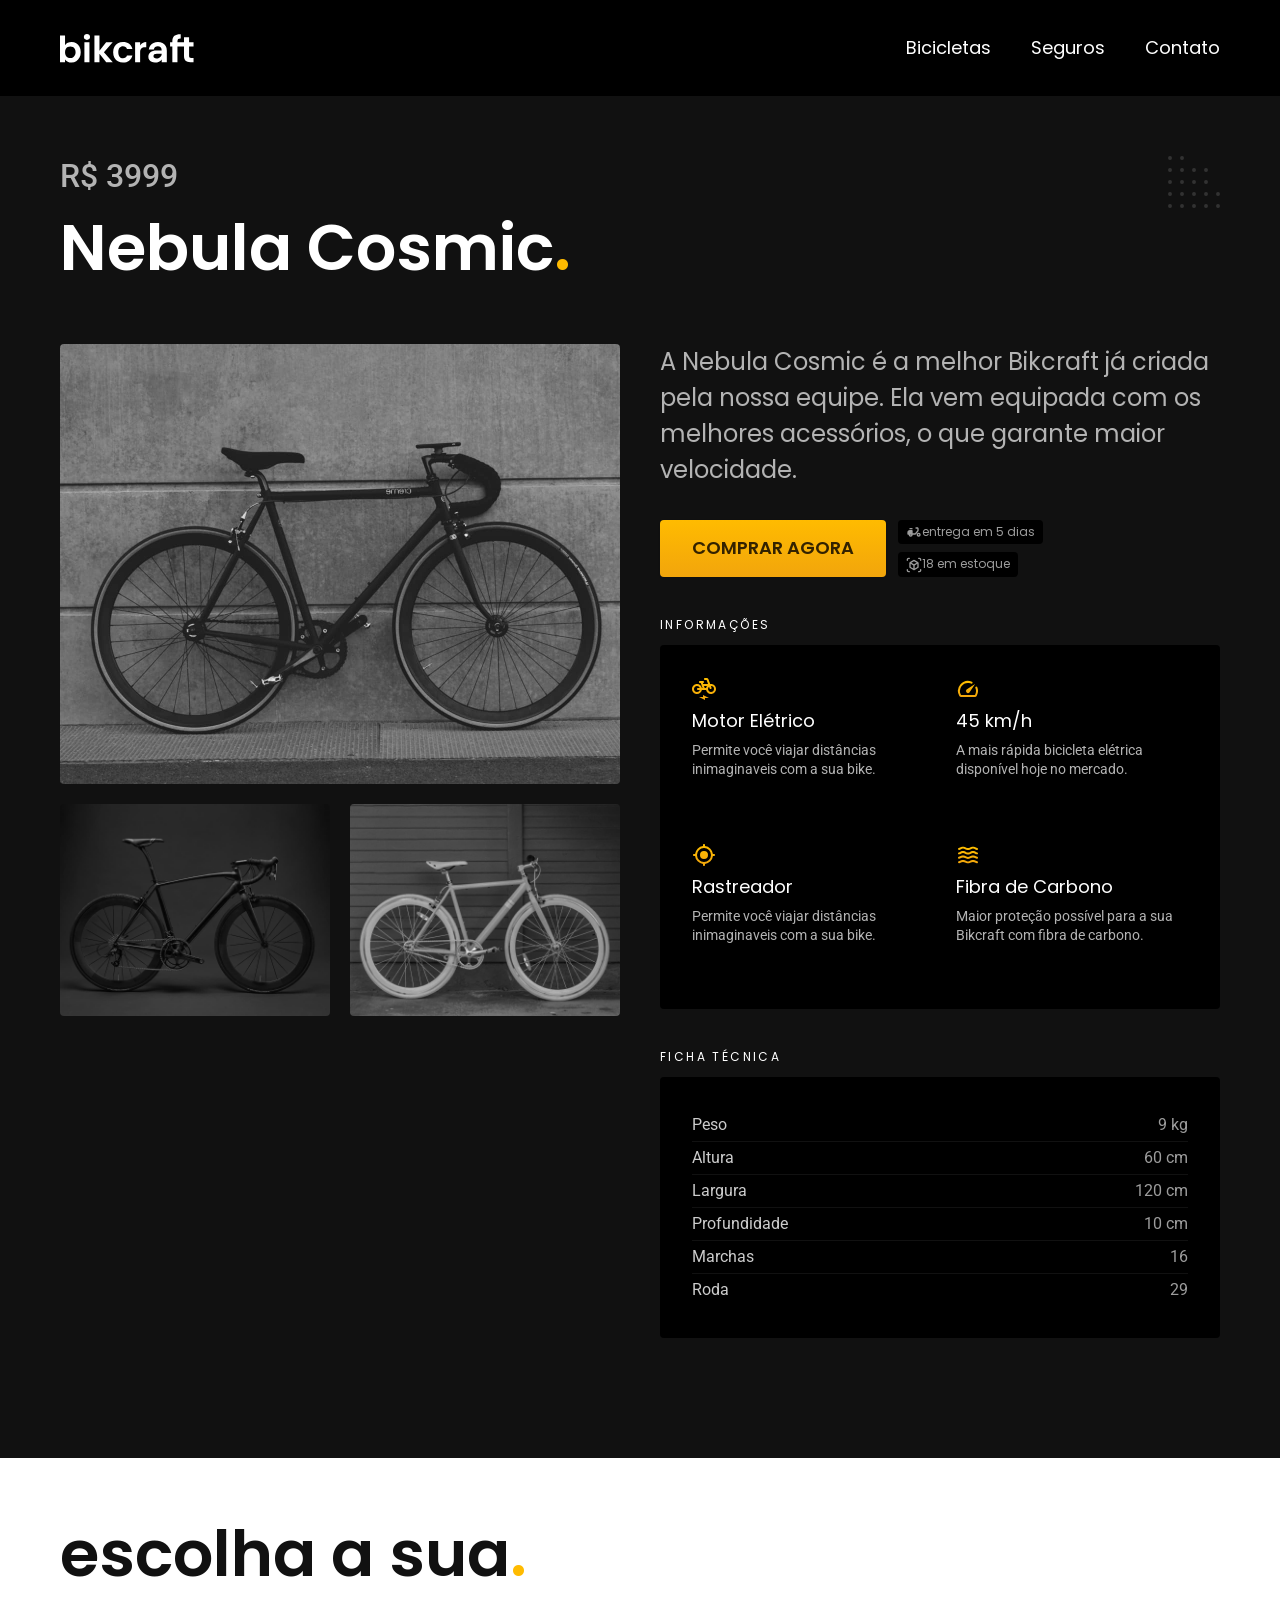
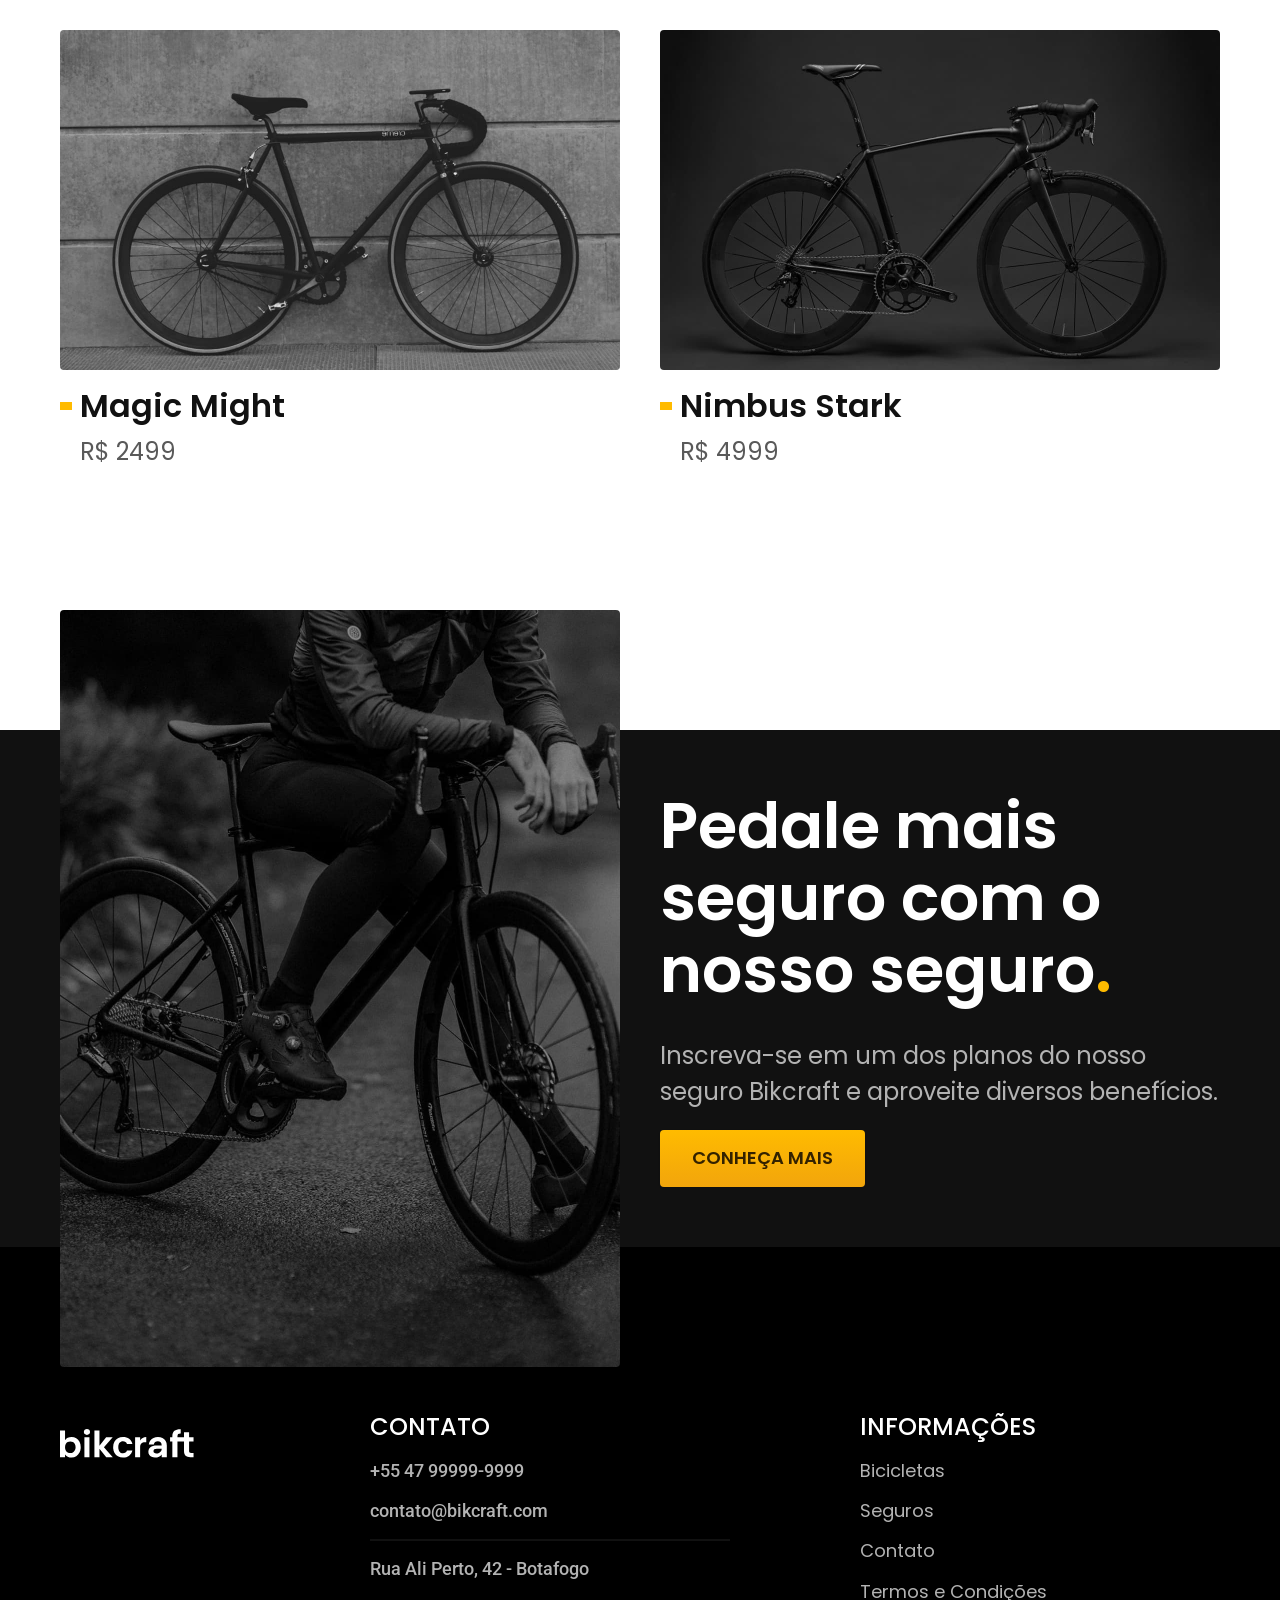
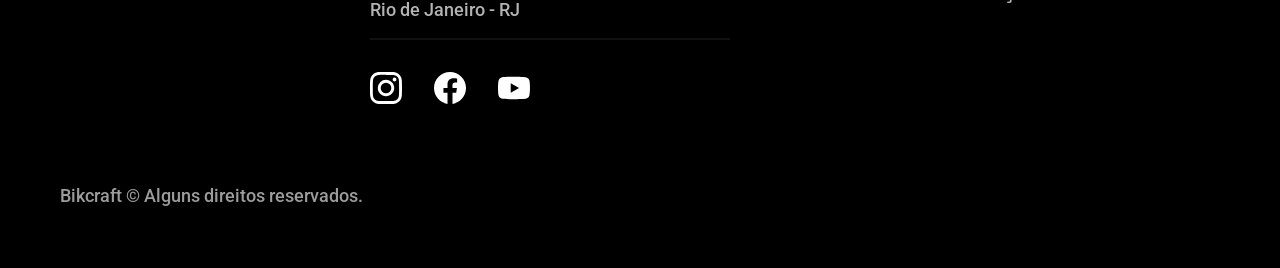
<file: bicicletas/nebula.html>
<!DOCTYPE html>
<html lang="pt-br">

<head>
    <meta charset="UTF-8">
    <meta http-equiv="X-UA-Compatible" content="IE=edge">
    <meta name="viewport" content="width=device-width, initial-scale=1.0">

    <title>Nebula Cosmic | Bikcraft</title>
    <!-- O titulo é uma parte muito importante para otimizar a busca do site no google. -->

    <meta name="description" content="Nebula, Bikcraft.">
    <!-- A área de descrição do site é importante para falar qual o proposito do site para o usuário -->
    <link rel="icon" href="../favicon.svg" type="image/svg+xml">

    <link rel="preload" href="../css/style.min.css" as="style">
    <link rel="stylesheet" href="../css/style.min.css">

    <!-- FONTES -->
    <link rel="preconnect" href="https://fonts.googleapis.com">
    <link rel="preconnect" href="https://fonts.gstatic.com" crossorigin>
    <link
        href="https://fonts.googleapis.com/css2?family=Merriweather:ital,wght@1,900&family=Poppins:wght@400;600&family=Roboto:ital,wght@0,500;1,400&display=swap"
        rel="stylesheet">
    <script>
        document.documentElement.classList.add('js');
    </script>
</head>

<body id="bicicleta">

    <header class="header-bg">
        <div class=" header container">
            <a href="../">
                <img src="../img/bikcraft.svg" alt="Bikcraft">
            </a>
            <nav aria-label="primaria">
                <ul class="header-menu font-1-m cor-0">
                    <li><a href="../bicicletas.html">Bicicletas</a></li>
                    <li><a href="../seguros.html">Seguros</a></li>
                    <li><a href="../contato.html">Contato</a></li>
                </ul>
            </nav>
        </div>
    </header>

    <main class="titulo-bg">
        <div>
            <div class="titulo container">
                <p class="font-2-xl cor-5">R$ 3999</p>
                <h1 class="font-1-xxl cor-0">Nebula Cosmic<span class="cor-p1">.</span></h1>
            </div>
        </div>

        <div class="bicicleta container">
            <div class="bicicleta-img">
                <img src="../img/bicicleta/nimbus2.jpg" alt="">
                <img src="../img/bicicleta/nimbus1.jpg" alt="">
                <img src="../img/bicicleta/nimbus3.jpg" alt="">
            </div>
            <div class="bicicleta-conteudo">
                <p class="font-2-l cor-5">A Nebula Cosmic é a melhor Bikcraft já criada pela nossa equipe. Ela vem
                    equipada com os melhores
                    acessórios, o que garante maior velocidade.</p>
                <div class="bicicleta-comprar">
                    <a class="botao" href="../orcamentos.html?tipo=bikcraft&produto=nebula">
                        Comprar Agora
                    </a>
                    <span class="font-1-xs cor-6"><img src="../img/icones/entrega.svg" alt=""> entrega em 5 dias</span>
                    <span class="font-1-xs cor-6"><img src="../img/icones/estoque.svg" alt=""> 18 em estoque</span>
                </div>


                <h2 class="font-1-xs cor-0">Informações</h2>
                <ul class="bicicleta-info">
                    <li>
                        <img src="../img/icones/eletrica.svg" alt="">
                        <h3 class="font-1-m cor-0">Motor Elétrico</h3>
                        <p class="font-2-xs cor-5">Permite você viajar distâncias inimaginaveis com a sua bike.</p>
                    </li>

                    <li>
                        <img src="../img/icones/velocidade.svg" alt="">
                        <h3 class="font-1-m cor-0">45 km/h</h3>
                        <p class="font-2-xs cor-5">A mais rápida bicicleta elétrica disponível hoje no mercado.</p>
                    </li>

                    <li>
                        <img src="../img/icones/rastreador.svg" alt="">
                        <h3 class="font-1-m cor-0">Rastreador</h3>
                        <p class="font-2-xs cor-5">Permite você viajar distâncias inimaginaveis com a sua bike.</p>
                    </li>

                    <li>
                        <img src="../img/icones/carbono.svg" alt="">
                        <h3 class="font-1-m cor-0">Fibra de Carbono</h3>
                        <p class="font-2-xs cor-5">Maior proteção possível para a sua Bikcraft com fibra de carbono.</p>
                    </li>

                </ul>
                <h2 class="font-1-xs cor-0">Ficha Técnica</h2>
                <ul class="bicicleta-ficha font-2-s cor-4">
                    <li>Peso <span>9 kg</span></li>
                    <li>Altura <span>60 cm</span></li>
                    <li>Largura <span>120 cm</span></li>
                    <li>Profundidade <span>10 cm</span></li>
                    <li>Marchas <span>16</span></li>
                    <li>Roda <span>29</span></li>
                </ul>
            </div>
    </main>
    <article class="bicicletas-lista container">
        <h2 class="container font-1-xxl">escolha a sua<span class="cor-p1">.</span></h2>
        <ul>
            <li><a href="../bicicletas/magic.html">
                    <img src="../img/bicicletas/magic.jpg" alt="Bicicleta preta">
                    <h3 class="font-1-xl">Magic Might</h3>
                    <span class="font-2-l cor-8">R$ 2499</span>
                </a>
            </li>

            <li><a href="../bicicletas/nimbus.html">
                    <img src="../img/bicicletas/nimbus.jpg" alt="Bicicleta preta">
                    <h3 class="font-1-xl">Nimbus Stark</h3>
                    <span class="font-2-l cor-8">R$ 4999</span>
                </a>
            </li>
        </ul>
    </article>

    <article class="seguro-bicicletas-bg">
        <div class="seguro-bicicletas container">
            <div class="seguro-bicicletas-img">
                <img src="../img/fotos/seguros.jpg" alt="Pessoa parada em cima de uma bicicleta.">
            </div>
            <div class="seguro-bicicletas-conteudo">
                <h2 class="font-1-xxl cor-0">Pedale mais seguro com o nosso seguro<span class="cor-p1">.</span></h2>
                <p class="font-2-l cor-5">Inscreva-se em um dos planos do nosso seguro Bikcraft e aproveite diversos
                    benefícios.</p>
                <a class="botao" href="../seguros.html">Conheça Mais</a>
            </div>
        </div>
    </article>

    <footer class="footer-bg">
        <div class="footer container">
            <img src="../img/bikcraft.svg" alt="">
            <div class="footer-contato">
                <h3 class="font-2-l-b cor-0">Contato</h3>
                <ul class="font-2-m cor-5">
                    <li><a href="tel:+5547999999999">+55 47 99999-9999</a></li>
                    <li><a href="mailto:contato@bikcraft.com">contato@bikcraft.com</a></li>
                    <li>Rua Ali Perto, 42 - Botafogo</li>
                    <li>Rio de Janeiro - RJ</li>
                </ul>
                <div class="footer-redes">
                    <a href="#">
                        <img src="../img/redes/instagram.svg" alt="Instagram">
                    </a>
                    <a href="#">
                        <img src="../img/redes/facebook.svg" alt="Facebook">
                    </a>
                    <a href="#">
                        <img src="../img/redes/youtube.svg" alt="Youtube">
                    </a>
                </div>
            </div>
            <div class="footer-info">
                <h3 class="font-2-l-b cor-0">Informações</h3>
                <nav>
                    <ul class="font-1-m cor-5">
                        <li><a href="../bicicletas.html">Bicicletas</a></li>
                        <li><a href="../seguros.html">Seguros</a></li>
                        <li><a href="../contato.html">Contato</a></li>
                        <li><a href="../termos.html">Termos e Condições</a></li>
                    </ul>
                </nav>
            </div>
            <p class="font-2-m cor-6 footer-copy">Bikcraft © Alguns direitos reservados.</p>
        </div>
    </footer>

    <script src="../js/script.js"></script>
</body>

</html>
</file>
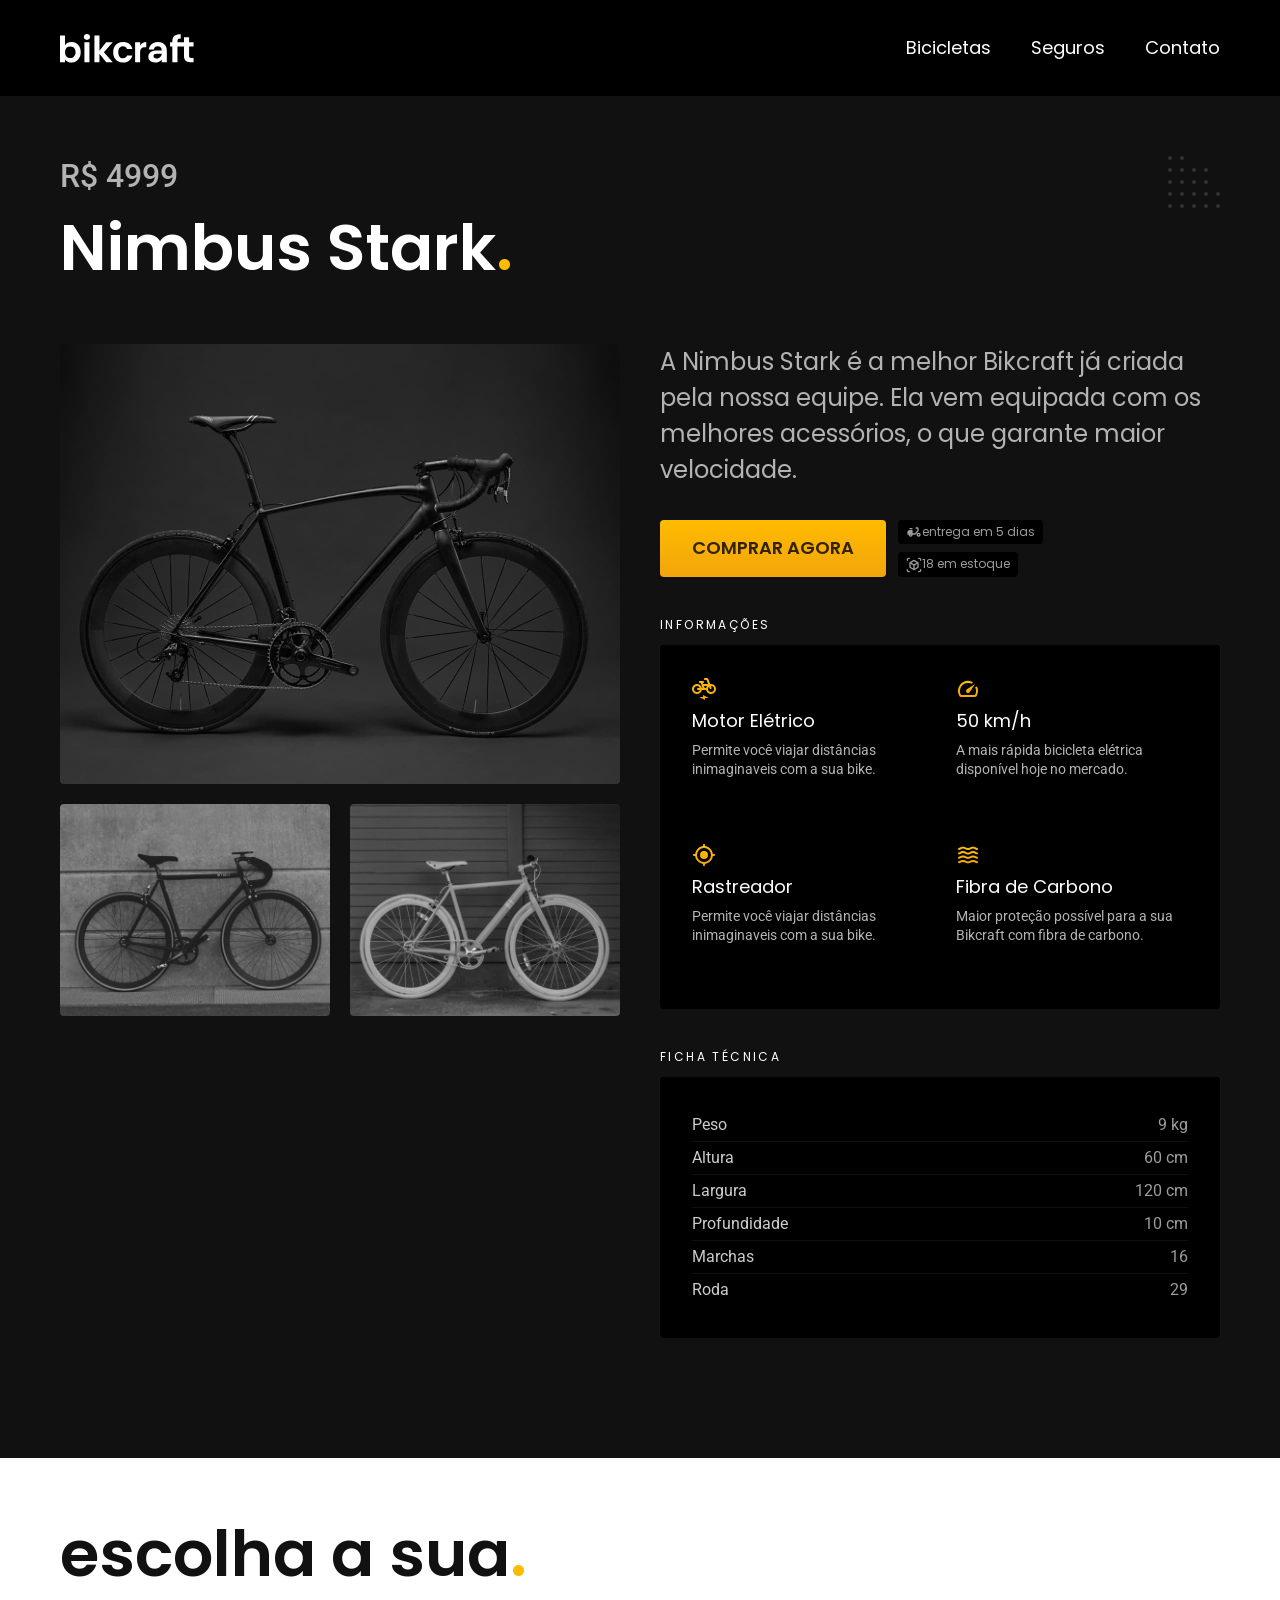
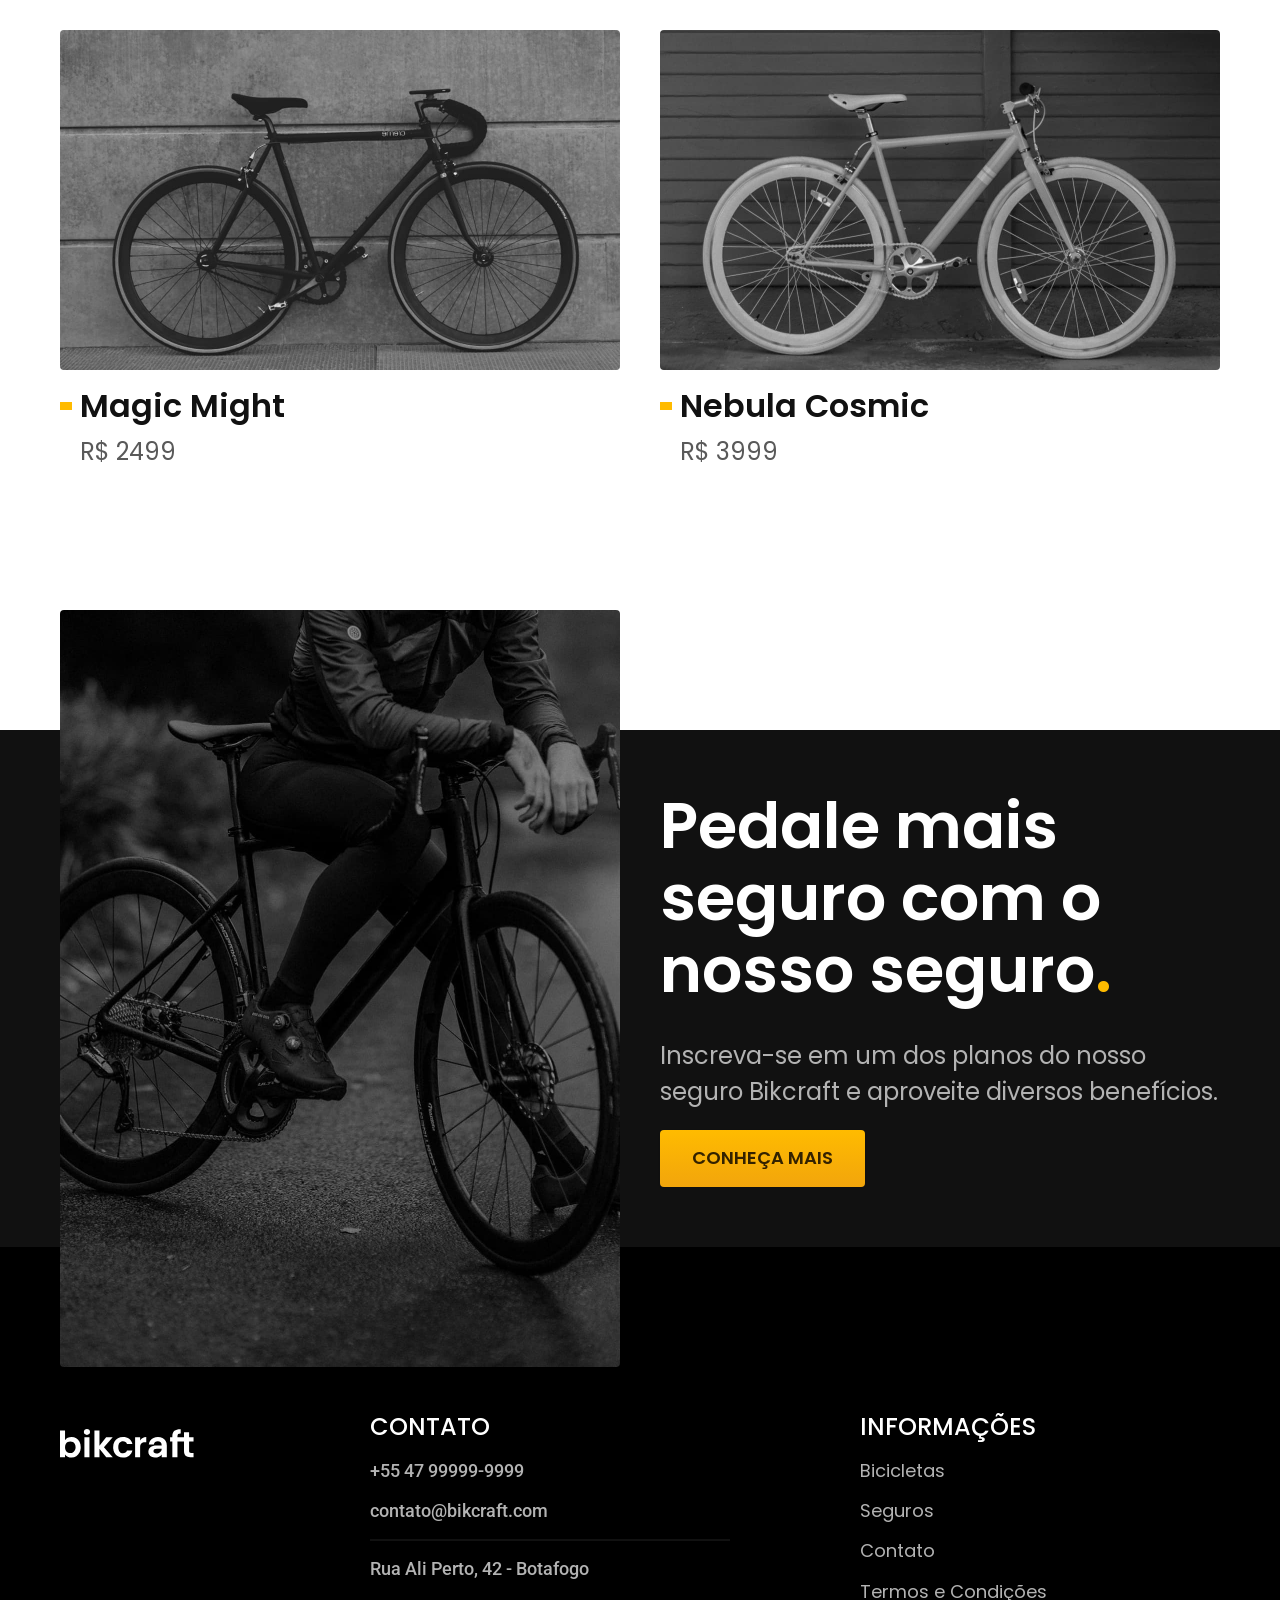
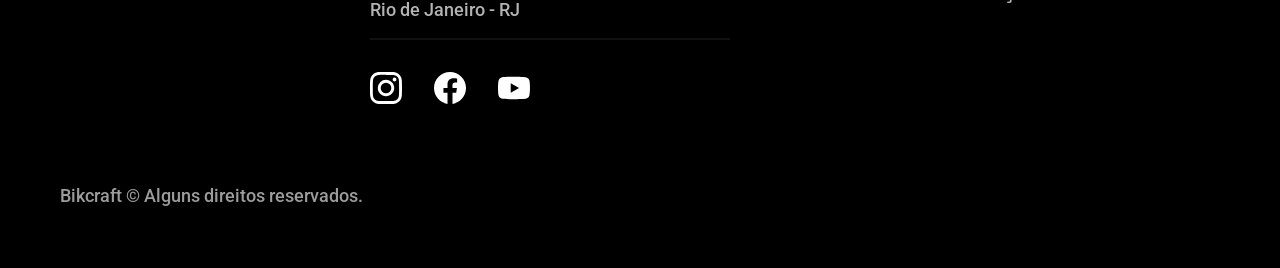
<file: bicicletas/nimbus.html>
<!DOCTYPE html>
<html lang="pt-br">

<head>
    <meta charset="UTF-8">
    <meta http-equiv="X-UA-Compatible" content="IE=edge">
    <meta name="viewport" content="width=device-width, initial-scale=1.0">

    <title>Termos e condições | Bikcraft</title>
    <!-- O titulo é uma parte muito importante para otimizar a busca do site no google. -->

    <meta name="description" content="Termos e condições, Bikcraft.">
    <!-- A área de descrição do site é importante para falar qual o proposito do site para o usuário -->

    <link rel="icon" href="../favicon.svg" type="image/svg+xml">

    <link rel="preload" href="../css/style.min.css" as="style">
    <link rel="stylesheet" href="../css/style.min.css">

    <!-- FONTES -->
    <link rel="preconnect" href="https://fonts.googleapis.com">
    <link rel="preconnect" href="https://fonts.gstatic.com" crossorigin>
    <link
        href="https://fonts.googleapis.com/css2?family=Merriweather:ital,wght@1,900&family=Poppins:wght@400;600&family=Roboto:ital,wght@0,500;1,400&display=swap"
        rel="stylesheet">
    <script>
        document.documentElement.classList.add('js');
    </script>
</head>

<body id="bicicleta">

    <header class="header-bg">
        <div class=" header container">
            <a href="../">
                <img src="../img/bikcraft.svg" alt="Bikcraft">
            </a>
            <nav aria-label="primaria">
                <ul class="header-menu font-1-m cor-0">
                    <li><a href="../bicicletas.html">Bicicletas</a></li>
                    <li><a href="../seguros.html">Seguros</a></li>
                    <li><a href="../contato.html">Contato</a></li>
                </ul>
            </nav>
        </div>
    </header>

    <main class="titulo-bg">
        <div>
            <div class="titulo container">
                <p class="font-2-xl cor-5">R$ 4999</p>
                <h1 class="font-1-xxl cor-0">Nimbus Stark<span class="cor-p1">.</span></h1>
            </div>
        </div>

        <div class="bicicleta container">
            <div class="bicicleta-img">
                <img src="../img/bicicleta/nimbus1.jpg" alt="">
                <img src="../img/bicicleta/nimbus2.jpg" alt="">
                <img src="../img/bicicleta/nimbus3.jpg" alt="">
            </div>
            <div class="bicicleta-conteudo">
                <p class="font-2-l cor-5">A Nimbus Stark é a melhor Bikcraft já criada pela nossa equipe. Ela vem
                    equipada com os melhores
                    acessórios, o que garante maior velocidade.</p>
                <div class="bicicleta-comprar">
                    <a class="botao" href="../orcamentos.html?tipo=bikcraft&produto=nimbus">
                        Comprar Agora
                    </a>
                    <span class="font-1-xs cor-6"><img src="../img/icones/entrega.svg" alt=""> entrega em 5 dias</span>
                    <span class="font-1-xs cor-6"><img src="../img/icones/estoque.svg" alt=""> 18 em estoque</span>
                </div>


                <h2 class="font-1-xs cor-0">Informações</h2>
                <ul class="bicicleta-info">
                    <li>
                        <img src="../img/icones/eletrica.svg" alt="">
                        <h3 class="font-1-m cor-0">Motor Elétrico</h3>
                        <p class="font-2-xs cor-5">Permite você viajar distâncias inimaginaveis com a sua bike.</p>
                    </li>

                    <li>
                        <img src="../img/icones/velocidade.svg" alt="">
                        <h3 class="font-1-m cor-0">50 km/h</h3>
                        <p class="font-2-xs cor-5">A mais rápida bicicleta elétrica disponível hoje no mercado.</p>
                    </li>

                    <li>
                        <img src="../img/icones/rastreador.svg" alt="">
                        <h3 class="font-1-m cor-0">Rastreador</h3>
                        <p class="font-2-xs cor-5">Permite você viajar distâncias inimaginaveis com a sua bike.</p>
                    </li>

                    <li>
                        <img src="../img/icones/carbono.svg" alt="">
                        <h3 class="font-1-m cor-0">Fibra de Carbono</h3>
                        <p class="font-2-xs cor-5">Maior proteção possível para a sua Bikcraft com fibra de carbono.</p>
                    </li>

                </ul>
                <h2 class="font-1-xs cor-0">Ficha Técnica</h2>
                <ul class="bicicleta-ficha font-2-s cor-4">
                    <li>Peso <span>9 kg</span></li>
                    <li>Altura <span>60 cm</span></li>
                    <li>Largura <span>120 cm</span></li>
                    <li>Profundidade <span>10 cm</span></li>
                    <li>Marchas <span>16</span></li>
                    <li>Roda <span>29</span></li>
                </ul>
            </div>
    </main>
    <article class="bicicletas-lista container">
        <h2 class="container font-1-xxl">escolha a sua<span class="cor-p1">.</span></h2>
        <ul>
            <li><a href="../bicicletas/magic.html">
                    <img src="../img/bicicletas/magic.jpg" alt="Bicicleta preta">
                    <h3 class="font-1-xl">Magic Might</h3>
                    <span class="font-2-l cor-8">R$ 2499</span>
                </a>
            </li>

            <li><a href="../bicicletas/nebula.html">
                    <img src="../img/bicicletas/nebula.jpg" alt="Bicicleta preta">
                    <h3 class="font-1-xl">Nebula Cosmic</h3>
                    <span class="font-2-l cor-8">R$ 3999</span>
                </a>
            </li>
        </ul>
    </article>

    <article class="seguro-bicicletas-bg">
        <div class="seguro-bicicletas container">
            <div class="seguro-bicicletas-img">
                <img src="../img/fotos/seguros.jpg" alt="Pessoa parada em cima de uma bicicleta.">
            </div>
            <div class="seguro-bicicletas-conteudo">
                <h2 class="font-1-xxl cor-0">Pedale mais seguro com o nosso seguro<span class="cor-p1">.</span></h2>
                <p class="font-2-l cor-5">Inscreva-se em um dos planos do nosso seguro Bikcraft e aproveite diversos
                    benefícios.</p>
                <a class="botao" href="../seguros.html">Conheça Mais</a>
            </div>
        </div>
    </article>

    <footer class="footer-bg">
        <div class="footer container">
            <img src="../img/bikcraft.svg" alt="">
            <div class="footer-contato">
                <h3 class="font-2-l-b cor-0">Contato</h3>
                <ul class="font-2-m cor-5">
                    <li><a href="tel:+5547999999999">+55 47 99999-9999</a></li>
                    <li><a href="mailto:contato@bikcraft.com">contato@bikcraft.com</a></li>
                    <li>Rua Ali Perto, 42 - Botafogo</li>
                    <li>Rio de Janeiro - RJ</li>
                </ul>
                <div class="footer-redes">
                    <a href="#">
                        <img src="../img/redes/instagram.svg" alt="Instagram">
                    </a>
                    <a href="#">
                        <img src="../img/redes/facebook.svg" alt="Facebook">
                    </a>
                    <a href="#">
                        <img src="../img/redes/youtube.svg" alt="Youtube">
                    </a>
                </div>
            </div>
            <div class="footer-info">
                <h3 class="font-2-l-b cor-0">Informações</h3>
                <nav>
                    <ul class="font-1-m cor-5">
                        <li><a href="../bicicletas.html">Bicicletas</a></li>
                        <li><a href="../seguros.html">Seguros</a></li>
                        <li><a href="../contato.html">Contato</a></li>
                        <li><a href="../termos.html">Termos e Condições</a></li>
                    </ul>
                </nav>
            </div>
            <p class="font-2-m cor-6 footer-copy">Bikcraft © Alguns direitos reservados.</p>
        </div>
    </footer>

    <script src="../js/script.js"></script>
</body>

</html>
</file>
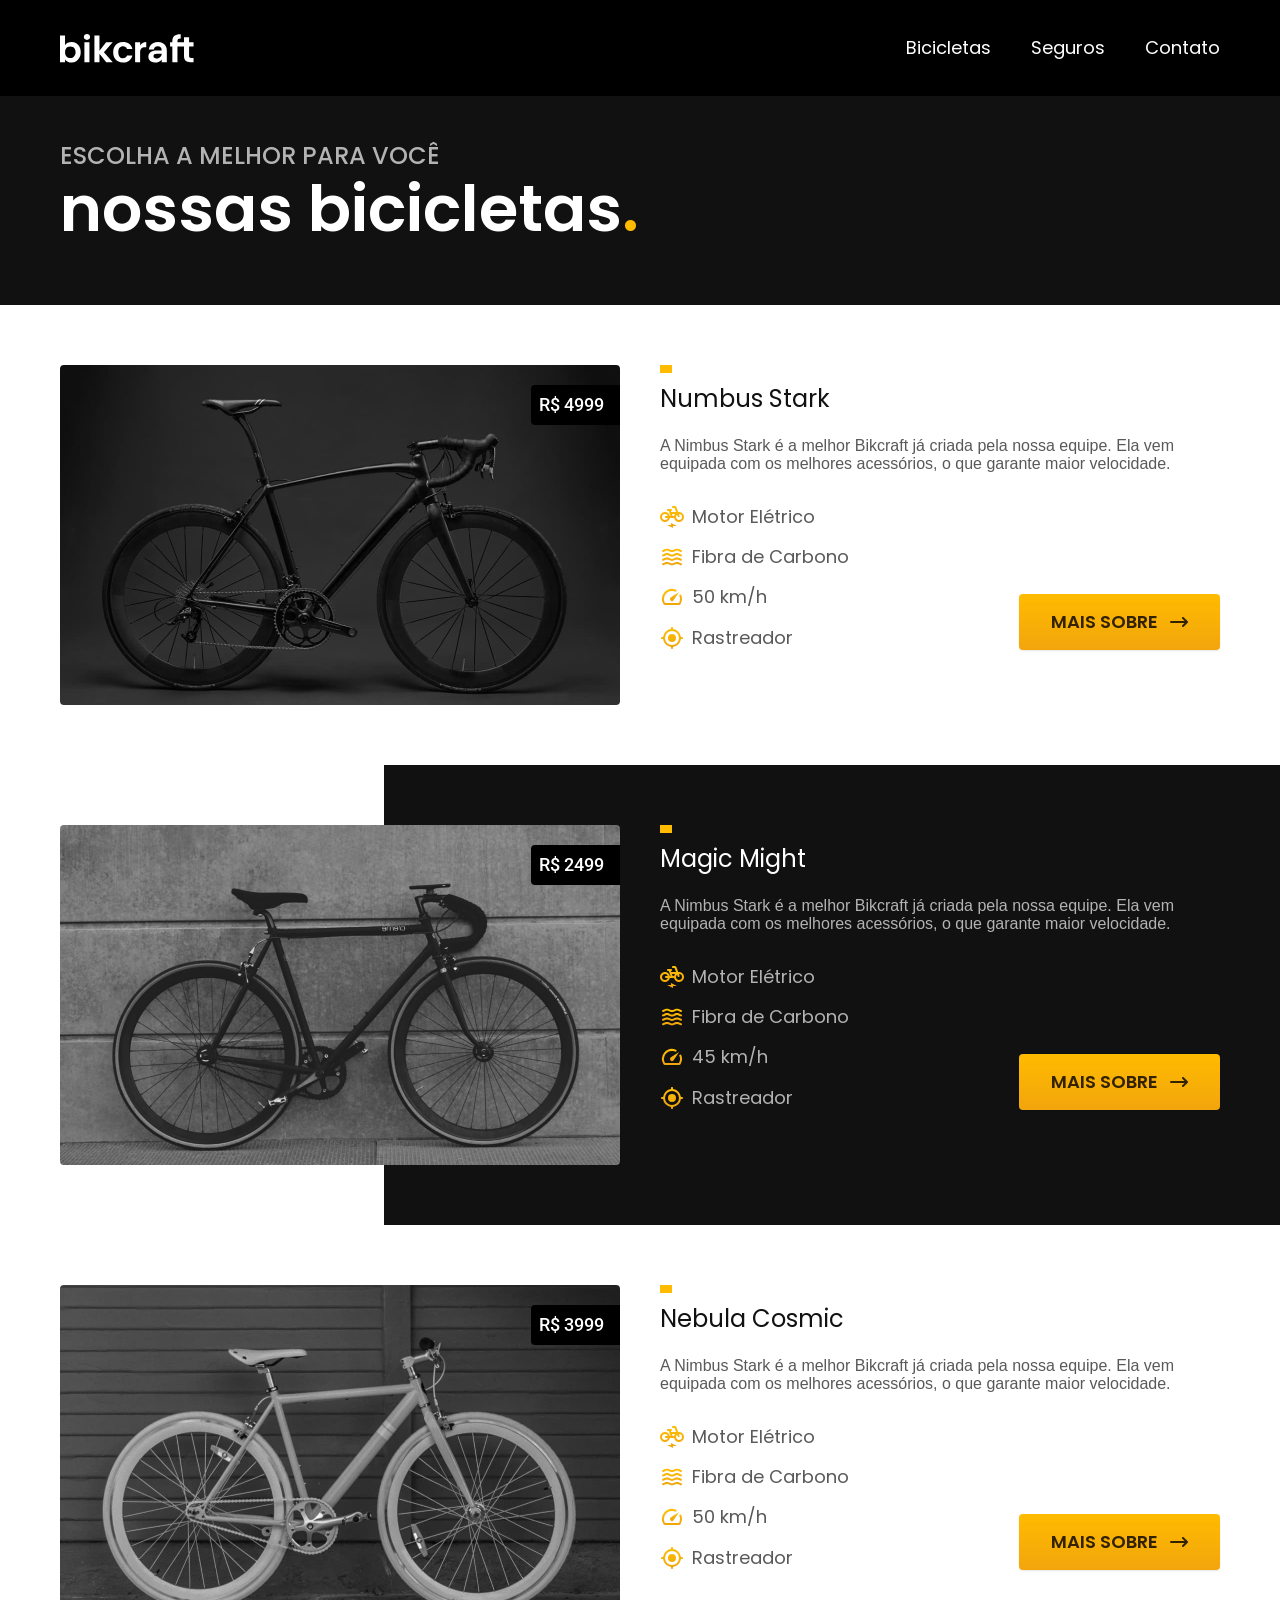
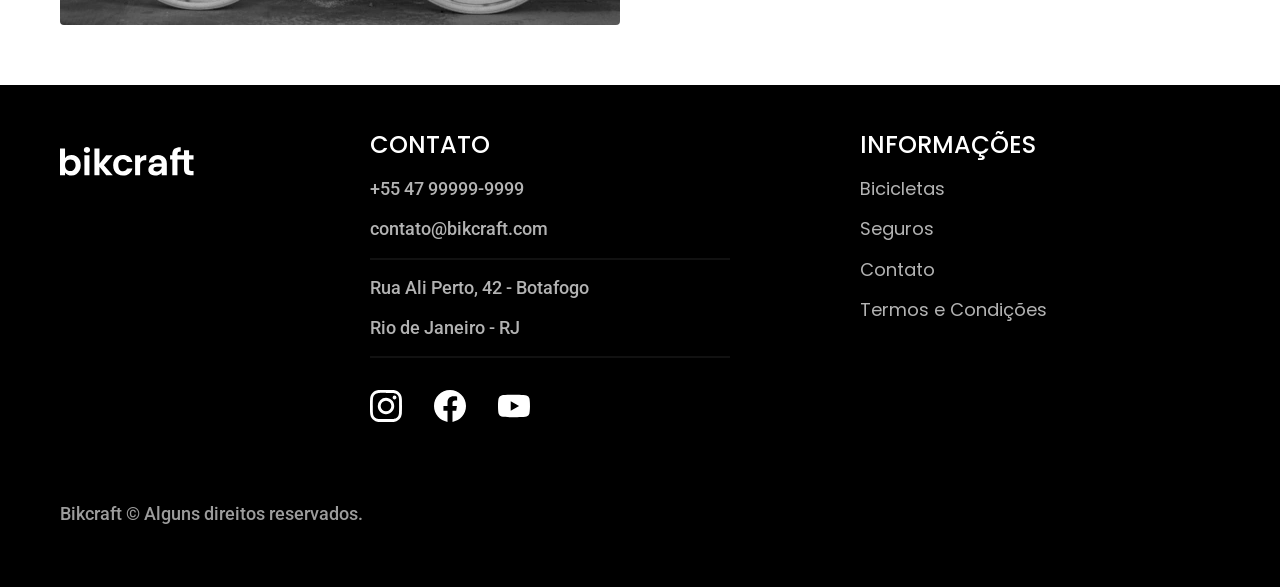
<file: projeto-bikcraft-feito-por-mim/bicicletas.html>
<!DOCTYPE html>
<html lang="pt-br">

<head>
    <meta charset="UTF-8">
    <meta http-equiv="X-UA-Compatible" content="IE=edge">
    <meta name="viewport" content="width=device-width, initial-scale=1.0">

    <title>Bicicletas | Bikcraft</title>
    <!-- O titulo é uma parte muito importante para otimizar a busca do site no google. -->

    <meta name="description" content="Bicicletas, Bikcraft.">
    <!-- A área de descrição do site é importante para falar qual o proposito do site para o usuário -->

    <link rel="stylesheet" href="./css/style.css">

    <!-- FONTES -->
    <link rel="preconnect" href="https://fonts.googleapis.com">
    <link rel="preconnect" href="https://fonts.gstatic.com" crossorigin>
    <link
        href="https://fonts.googleapis.com/css2?family=Merriweather:ital,wght@1,900&family=Poppins:wght@400;600&family=Roboto:ital,wght@0,500;1,400&display=swap"
        rel="stylesheet">
</head>

<body id="bicicletas">
    <header class="header-bg">
        <div class=" header container">
            <a href="./">
                <img src="./img/bikcraft.svg" alt="Bikcraft">
            </a>
            <nav aria-label="primaria">
                <ul class="header-menu font-1-m cor-0">
                    <li><a href="./bicicletas.html">Bicicletas</a></li>
                    <li><a href="./seguros.html">Seguros</a></li>
                    <li><a href="./contato.html">Contato</a></li>
                </ul>
            </nav>
        </div>
    </header>

    <main>
        <div class="titulo-bg">
            <div class="titulo container">
                <p class="font-2-l-b cor-5">ESCOLHA A MELHOR PARA VOCÊ</p>
                <h1 class="font-1-xxl cor-0">nossas bicicletas<span class="cor-p1">.</span></h1>
            </div>
        </div>


        <div class="bicicletas container">
            <div class="bicicletas-img">
                <img src="./img/bicicletas/nimbus.jpg" alt="Bicicleta preta">
                <span class="font-2-m cor-0">R$ 4999</span>
            </div>
            <div class="bicicletas-conteudo">
                <h2 class="font-1-l">Numbus Stark</h2>
                <p class="fon-2-s cor-8">A Nimbus Stark é a melhor Bikcraft já criada pela nossa equipe. Ela vem
                    equipada com os melhores
                    acessórios, o que garante maior velocidade.
                </p>
                <ul class="font-1-m cor-8">
                    <li>
                        <img src="./img/icones/eletrica.svg" alt="">
                        Motor Elétrico
                    </li>
                    <li>
                        <img src="./img/icones/carbono.svg" alt="">
                        Fibra de Carbono
                    </li>
                    <li>
                        <img src="./img/icones/velocidade.svg" alt="">
                        50 km/h
                    </li>
                    <li>
                        <img src="./img/icones/rastreador.svg" alt="">
                        Rastreador
                    </li>
                </ul>
                <a class="botao seta" href="./bicicletas/nimbus.html">Mais Sobre</a>
            </div>
        </div>


        <div class="bicicletas-bg">
            <div class="bicicletas container">
                <div class="bicicletas-img">
                    <img src="./img/bicicletas/magic.jpg" alt="Bicicleta preta">
                    <span class="font-2-m cor-0">R$ 2499</span>
                </div>
                <div class="bicicletas-conteudo">
                    <h2 class="font-1-l cor-0">Magic Might</h2>
                    <p class="fon-2-s cor-5">A Nimbus Stark é a melhor Bikcraft já criada pela nossa equipe. Ela vem
                        equipada com os melhores
                        acessórios, o que garante maior velocidade.
                    </p>
                    <ul class="font-1-m cor-5">
                        <li>
                            <img src="./img/icones/eletrica.svg" alt="">
                            Motor Elétrico
                        </li>
                        <li>
                            <img src="./img/icones/carbono.svg" alt="">
                            Fibra de Carbono
                        </li>
                        <li>
                            <img src="./img/icones/velocidade.svg" alt="">
                            45 km/h
                        </li>
                        <li>
                            <img src="./img/icones/rastreador.svg" alt="">
                            Rastreador
                        </li>
                    </ul>
                    <a class="botao seta" href="./bicicletas/nebula.html">Mais Sobre</a>
                </div>
            </div>
        </div>


        <div class="bicicletas container">
            <div class="bicicletas-img">
                <img src="./img/bicicletas/nebula.jpg" alt="Bicicleta preta">
                <span class="font-2-m cor-0">R$ 3999</span>
            </div>
            <div class="bicicletas-conteudo">
                <h2 class="font-1-l">Nebula Cosmic</h2>
                <p class="fon-2-s cor-8">A Nimbus Stark é a melhor Bikcraft já criada pela nossa equipe. Ela vem
                    equipada com os melhores
                    acessórios, o que garante maior velocidade.
                </p>
                <ul class="font-1-m cor-8">
                    <li>
                        <img src="./img/icones/eletrica.svg" alt="">
                        Motor Elétrico
                    </li>
                    <li>
                        <img src="./img/icones/carbono.svg" alt="">
                        Fibra de Carbono
                    </li>
                    <li>
                        <img src="./img/icones/velocidade.svg" alt="">
                        50 km/h
                    </li>
                    <li>
                        <img src="./img/icones/rastreador.svg" alt="">
                        Rastreador
                    </li>
                </ul>
                <a class="botao seta" href="./bicicletas/magic.html">Mais Sobre</a>
            </div>
        </div>


    </main>


    <footer class="footer-bg">
        <div class="footer container">
            <img src="./img/bikcraft.svg" alt="">
            <div class="footer-contato">
                <h3 class="font-2-l-b cor-0">Contato</h3>
                <ul class="font-2-m cor-5">
                    <li><a href="tel:+5547999999999">+55 47 99999-9999</a></li>
                    <li><a href="mailto:contato@bikcraft.com">contato@bikcraft.com</a></li>
                    <li>Rua Ali Perto, 42 - Botafogo</li>
                    <li>Rio de Janeiro - RJ</li>
                </ul>
                <div class="footer-redes">
                    <a href="#">
                        <img src="./img/redes/instagram.svg" alt="Instagram">
                    </a>
                    <a href="#">
                        <img src="./img/redes/facebook.svg" alt="Facebook">
                    </a>
                    <a href="#">
                        <img src="./img/redes/youtube.svg" alt="Youtube">
                    </a>
                </div>
            </div>
            <div class="footer-info">
                <h3 class="font-2-l-b cor-0">Informações</h3>
                <nav>
                    <ul class="font-1-m cor-5">
                        <li><a href="./bicicletas.html">Bicicletas</a></li>
                        <li><a href="./seguros.html">Seguros</a></li>
                        <li><a href="./contato.html">Contato</a></li>
                        <li><a href="./termos.html">Termos e Condições</a></li>
                    </ul>
                </nav>
            </div>
            <p class="font-2-m cor-6 footer-copy">Bikcraft © Alguns direitos reservados.</p>
        </div>
    </footer>

</body>

</html>
</file>
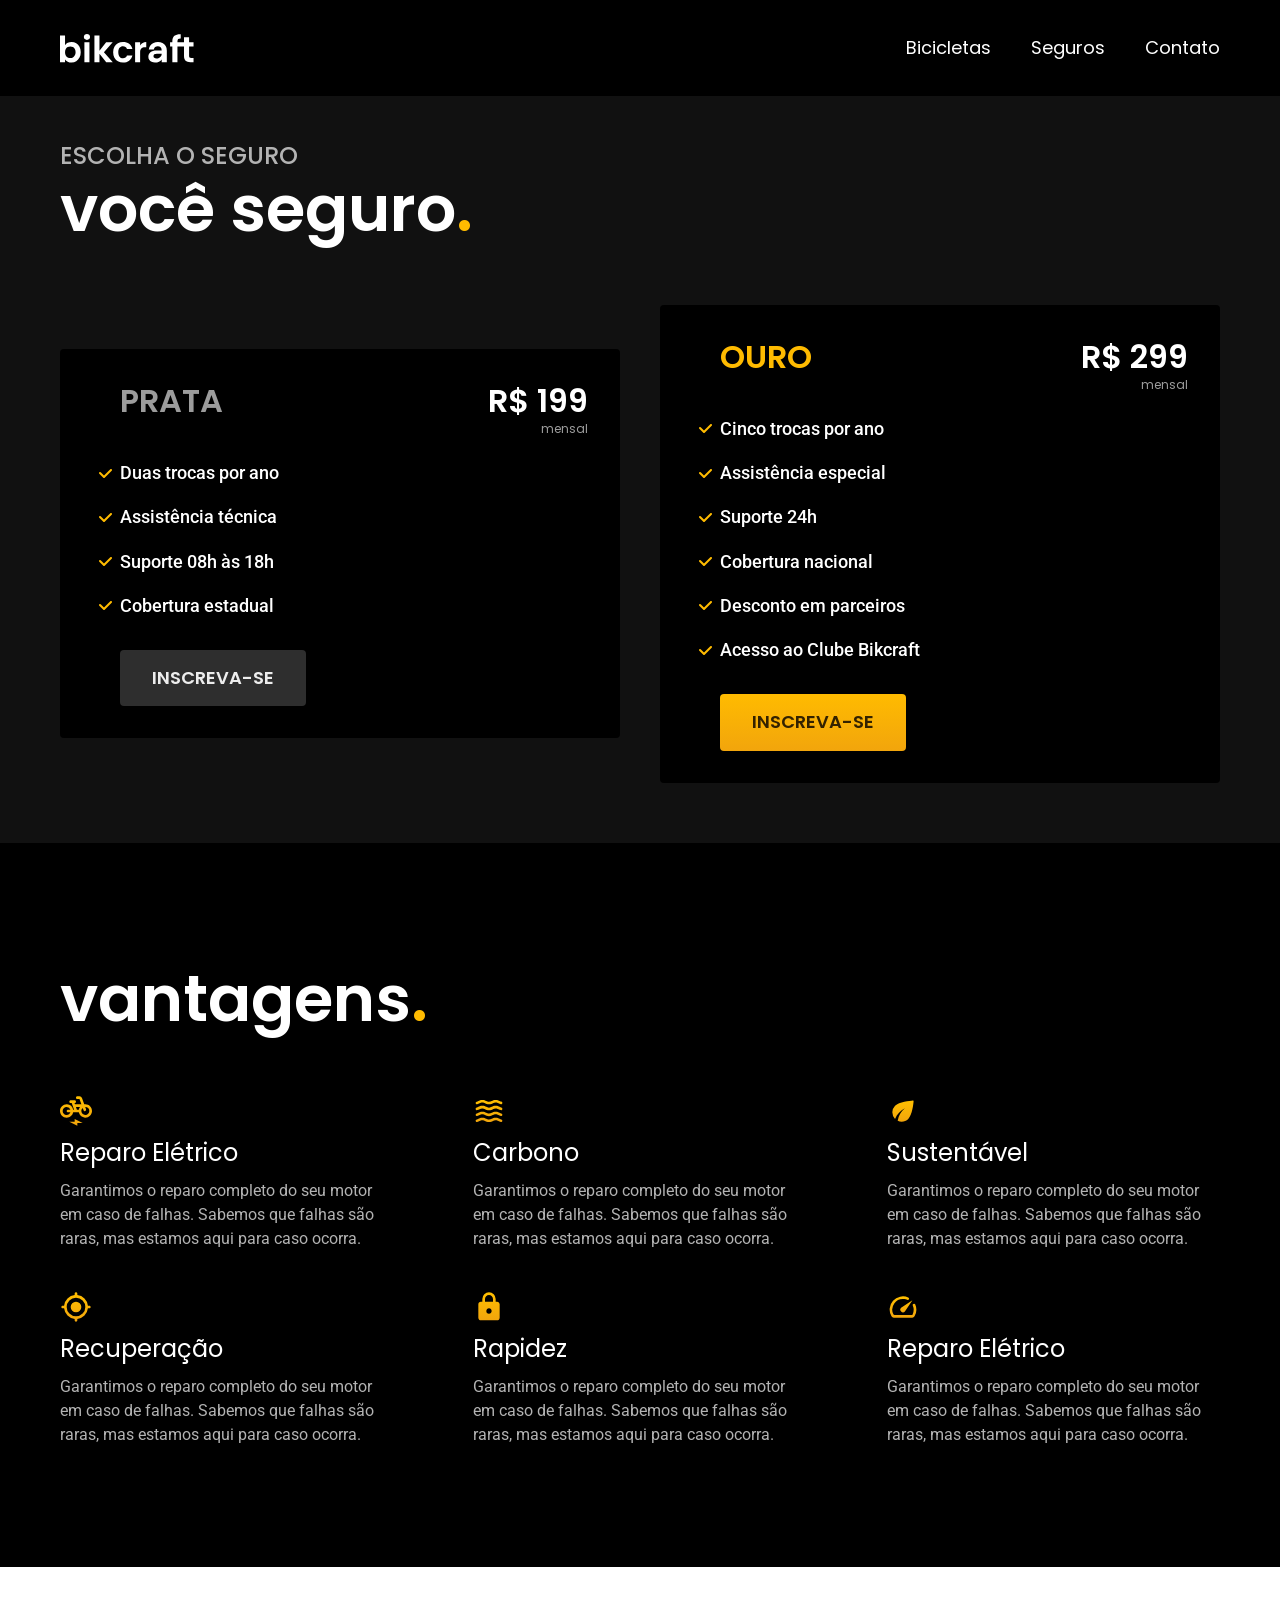
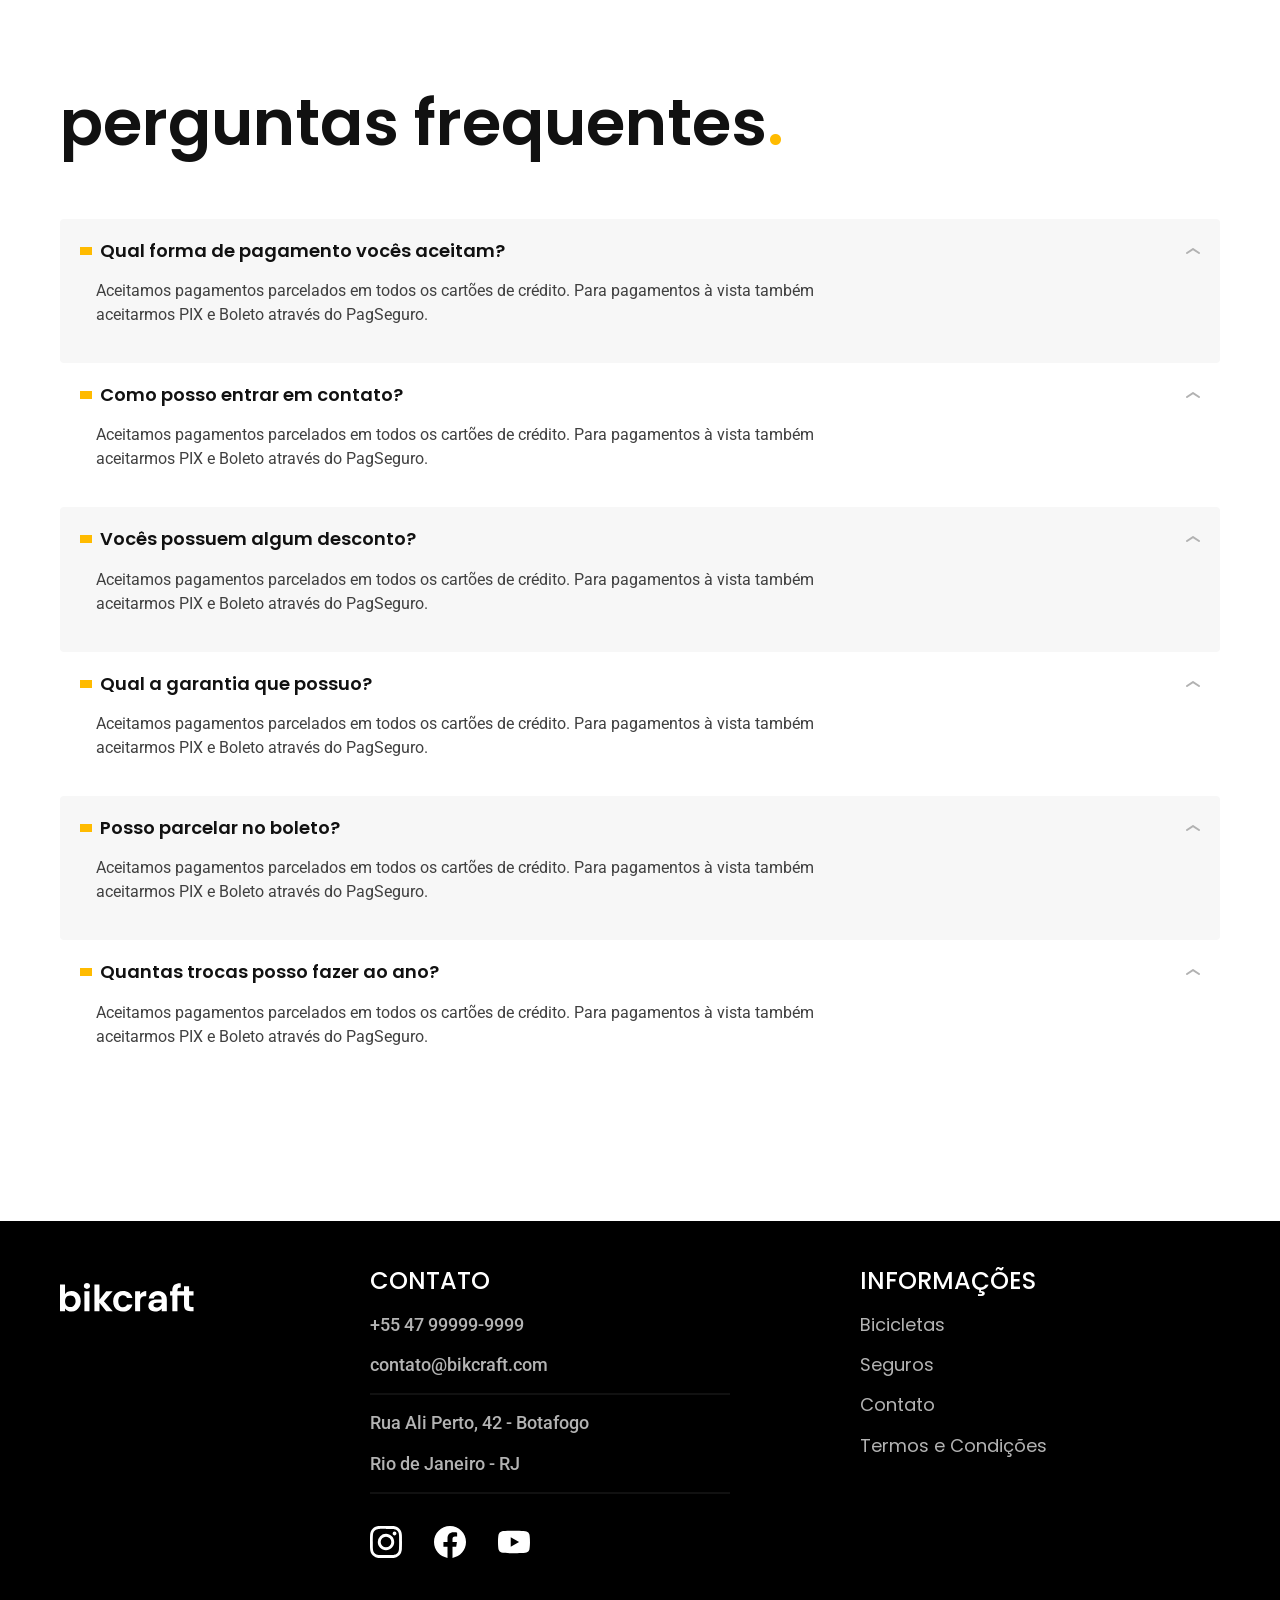
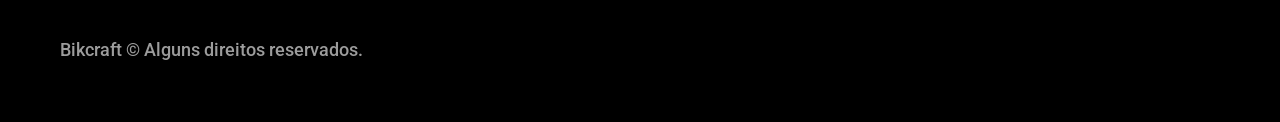
<file: projeto-bikcraft-feito-por-mim/seguros.html>
<!DOCTYPE html>
<html lang="pt-br">

<head>
    <meta charset="UTF-8">
    <meta http-equiv="X-UA-Compatible" content="IE=edge">
    <meta name="viewport" content="width=device-width, initial-scale=1.0">

    <title>seguros | Bikcraft</title>
    <!-- O titulo é uma parte muito importante para otimizar a busca do site no google. -->

    <meta name="description" content="seguros, Bikcraft.">
    <!-- A área de descrição do site é importante para falar qual o proposito do site para o usuário -->

    <link rel="stylesheet" href="./css/style.css">

    <!-- FONTES -->
    <link rel="preconnect" href="https://fonts.googleapis.com">
    <link rel="preconnect" href="https://fonts.gstatic.com" crossorigin>
    <link
        href="https://fonts.googleapis.com/css2?family=Merriweather:ital,wght@1,900&family=Poppins:wght@400;600&family=Roboto:ital,wght@0,500;1,400&display=swap"
        rel="stylesheet">
</head>

<body id="seguros">

    <header class="header-bg">
        <div class=" header container">
            <a href="./">
                <img src="./img/bikcraft.svg" alt="Bikcraft">
            </a>
            <nav aria-label="primaria">
                <ul class="header-menu font-1-m cor-0">
                    <li><a href="./bicicletas.html">Bicicletas</a></li>
                    <li><a href="./seguros.html">Seguros</a></li>
                    <li><a href="./contato.html">Contato</a></li>
                </ul>
            </nav>
        </div>
    </header>

    <main class="seguros-bg">
        <div class="titulo-bg">
            <div class="titulo container">
                <p class="font-2-l-b cor-5">Escolha o seguro</p>
                <h1 class="font-1-xxl cor-0">você seguro<span class="cor-p1">.</span></h1>
            </div>
        </div>


        <div class="container seguros">
            <div class="seguros-itens">
                <h3 class="font-1-xl cor-6">PRATA</h3>
                <span class="font-1-xl cor-0">R$ 199 <span class="font-1-xs cor-6">mensal</span></span>
                <ul class="font-2-m cor-0">
                    <li>Duas trocas por ano</li>
                    <li>Assistência técnica</li>
                    <li>Suporte 08h às 18h</li>
                    <li>Cobertura estadual</li>
                </ul>
                <a class="botao secundaria" href="./orcamento.html">Inscreva-se</a>
            </div>

            <div class="seguros-itens">
                <h3 class="font-1-xl cor-p1">OURO</h3>
                <span class="font-1-xl cor-0">R$ 299 <span class="font-1-xs cor-6">mensal</span></span>
                <ul class="font-2-m cor-0">
                    <li>Cinco trocas por ano</li>
                    <li>Assistência especial</li>
                    <li>Suporte 24h</li>
                    <li>Cobertura nacional</li>
                    <li>Desconto em parceiros</li>
                    <li>Acesso ao Clube Bikcraft</li>
                </ul>
                <a class="botao" href="./orcamento.html">Inscreva-se</a>
            </div>
        </div>
    </main>

    <article class="vantagens-bg">
        <div class="vantagens container">
            <h2 class="font-1-xxl cor-0">vantagens<span class="cor-p1">.</span></h2>
            <ul>
                <li>
                    <img src="./img/icones/eletrica.svg" alt="">
                    <h3 class="font-1-l cor-0">Reparo Elétrico</h3>
                    <p class="font-2-s cor-5">Garantimos o reparo completo do seu motor em caso de falhas. Sabemos que
                        falhas são raras, mas
                        estamos aqui para caso ocorra.</p>
                </li>

                <li>
                    <img src="./img/icones/carbono.svg" alt="">
                    <h3 class="font-1-l cor-0">Carbono</h3>
                    <p class="font-2-s cor-5">Garantimos o reparo completo do seu motor em caso de falhas. Sabemos que
                        falhas são raras, mas
                        estamos aqui para caso ocorra.</p>
                </li>

                <li>
                    <img src="./img/icones/sustentavel.svg" alt="">
                    <h3 class="font-1-l cor-0">Sustentável</h3>
                    <p class="font-2-s cor-5">Garantimos o reparo completo do seu motor em caso de falhas. Sabemos que
                        falhas são raras, mas
                        estamos aqui para caso ocorra.</p>
                </li>

                <li>
                    <img src="./img/icones/rastreador.svg" alt="">
                    <h3 class="font-1-l cor-0">Recuperação</h3>
                    <p class="font-2-s cor-5">Garantimos o reparo completo do seu motor em caso de falhas. Sabemos que
                        falhas são raras, mas
                        estamos aqui para caso ocorra.</p>
                </li>

                <li>
                    <img src="./img/icones/seguro.svg" alt="">
                    <h3 class="font-1-l cor-0">Rapidez</h3>
                    <p class="font-2-s cor-5">Garantimos o reparo completo do seu motor em caso de falhas. Sabemos que
                        falhas são raras, mas
                        estamos aqui para caso ocorra.</p>
                </li>

                <li>
                    <img src="./img/icones/velocidade.svg" alt="">
                    <h3 class="font-1-l cor-0">Reparo Elétrico</h3>
                    <p class="font-2-s cor-5">Garantimos o reparo completo do seu motor em caso de falhas. Sabemos que
                        falhas são raras, mas
                        estamos aqui para caso ocorra.</p>
                </li>
            </ul>
        </div>
    </article>

    <article class="perguntas container">
        <h2 class="font-1-xxl cor-11">perguntas frequentes<span class="cor-p1">.</span></h2>
        <dl>
            <div>
                <dt class="font-1-m-b">Qual forma de pagamento vocês aceitam?</dt>
                <dd class="font-2-s cor-9">Aceitamos pagamentos parcelados em todos os cartões de crédito. Para
                    pagamentos à vista também
                    aceitarmos PIX e Boleto através do PagSeguro.</dd>
            </div>

            <div>
                <dt class="font-1-m-b">Como posso entrar em contato?</dt>
                <dd class="font-2-s cor-9">Aceitamos pagamentos parcelados em todos os cartões de crédito. Para
                    pagamentos à vista também aceitarmos PIX e Boleto através do PagSeguro.</dd>
            </div>

            <div>
                <dt class="font-1-m-b">Vocês possuem algum desconto?</dt>
                <dd class="font-2-s cor-9">Aceitamos pagamentos parcelados em todos os cartões de crédito. Para
                    pagamentos à vista também
                    aceitarmos PIX e Boleto através do PagSeguro.</dd>
            </div>

            <div>
                <dt class="font-1-m-b">Qual a garantia que possuo?</dt>
                <dd class="font-2-s cor-9">Aceitamos pagamentos parcelados em todos os cartões de crédito. Para
                    pagamentos à vista também
                    aceitarmos PIX e Boleto através do PagSeguro.</dd>
            </div>

            <div>
                <dt class="font-1-m-b">Posso parcelar no boleto?</dt>
                <dd class="font-2-s cor-9">Aceitamos pagamentos parcelados em todos os cartões de crédito. Para
                    pagamentos à vista também
                    aceitarmos PIX e Boleto através do PagSeguro.</dd>
            </div>

            <div>
                <dt class="font-1-m-b">Quantas trocas posso fazer ao ano?</dt>
                <dd class="font-2-s cor-9">Aceitamos pagamentos parcelados em todos os cartões de crédito. Para
                    pagamentos à vista também
                    aceitarmos PIX e Boleto através do PagSeguro.</dd>
            </div>
        </dl>
    </article>

    <footer class="footer-bg">
        <div class="footer container">
            <img src="./img/bikcraft.svg" alt="">
            <div class="footer-contato">
                <h3 class="font-2-l-b cor-0">Contato</h3>
                <ul class="font-2-m cor-5">
                    <li><a href="tel:+5547999999999">+55 47 99999-9999</a></li>
                    <li><a href="mailto:contato@bikcraft.com">contato@bikcraft.com</a></li>
                    <li>Rua Ali Perto, 42 - Botafogo</li>
                    <li>Rio de Janeiro - RJ</li>
                </ul>
                <div class="footer-redes">
                    <a href="#">
                        <img src="./img/redes/instagram.svg" alt="Instagram">
                    </a>
                    <a href="#">
                        <img src="./img/redes/facebook.svg" alt="Facebook">
                    </a>
                    <a href="#">
                        <img src="./img/redes/youtube.svg" alt="Youtube">
                    </a>
                </div>
            </div>
            <div class="footer-info">
                <h3 class="font-2-l-b cor-0">Informações</h3>
                <nav>
                    <ul class="font-1-m cor-5">
                        <li><a href="./bicicletas.html">Bicicletas</a></li>
                        <li><a href="./seguros.html">Seguros</a></li>
                        <li><a href="./contato.html">Contato</a></li>
                        <li><a href="./termos.html">Termos e Condições</a></li>
                    </ul>
                </nav>
            </div>
            <p class="font-2-m cor-6 footer-copy">Bikcraft © Alguns direitos reservados.</p>
        </div>
    </footer>

</body>

</html>
</file>
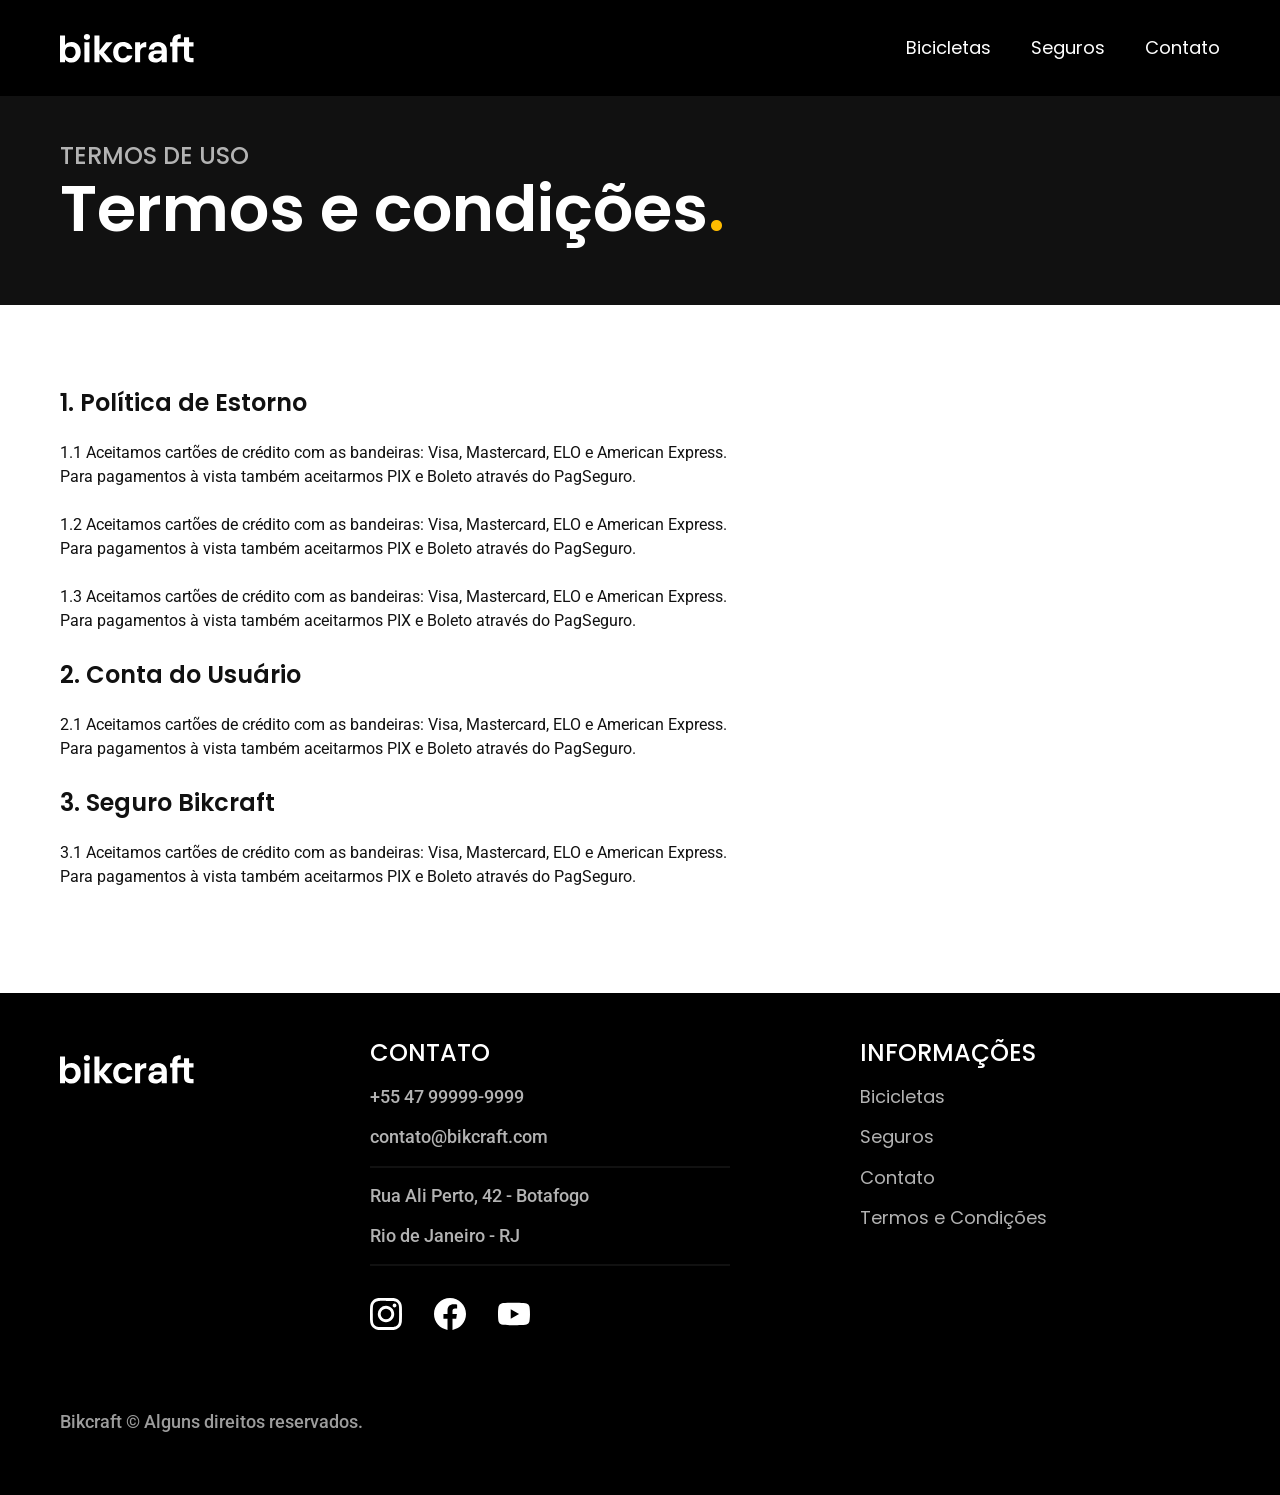
<file: projeto-bikcraft-feito-por-mim/termos.html>
<!DOCTYPE html>
<html lang="pt-br">

<head>
    <meta charset="UTF-8">
    <meta http-equiv="X-UA-Compatible" content="IE=edge">
    <meta name="viewport" content="width=device-width, initial-scale=1.0">

    <title>Termos e condições | Bikcraft</title>
    <!-- O titulo é uma parte muito importante para otimizar a busca do site no google. -->

    <meta name="description" content="Termos e condições, Bikcraft.">
    <!-- A área de descrição do site é importante para falar qual o proposito do site para o usuário -->

    <link rel="stylesheet" href="./css/style.css">

    <!-- FONTES -->
    <link rel="preconnect" href="https://fonts.googleapis.com">
    <link rel="preconnect" href="https://fonts.gstatic.com" crossorigin>
    <link
        href="https://fonts.googleapis.com/css2?family=Merriweather:ital,wght@1,900&family=Poppins:wght@400;600&family=Roboto:ital,wght@0,500;1,400&display=swap"
        rel="stylesheet">
</head>

<body id="termos">

    <header class="header-bg">
        <div class=" header container">
            <a href="./">
                <img src="./img/bikcraft.svg" alt="Bikcraft">
            </a>
            <nav aria-label="primaria">
                <ul class="header-menu font-1-m cor-0">
                    <li><a href="./bicicletas.html">Bicicletas</a></li>
                    <li><a href="./seguros.html">Seguros</a></li>
                    <li><a href="./contato.html">Contato</a></li>
                </ul>
            </nav>
        </div>
    </header>

    <main>
        <div class="titulo-bg">
            <div class="titulo container">
                <p class="font-2-l-b cor-5">Termos de uso</p>
                <h1 class="font-1-xxl cor-0">Termos e condições<span class="cor-p1">.</span></h1>
            </div>
        </div>

        <div class="termos container font-2-s col-10">
            <h2 class="font-1-l cor-11">1. Política de Estorno</h2>
            <p>1.1 Aceitamos cartões de crédito com as bandeiras: Visa, Mastercard, ELO e American Express. Para
                pagamentos
                à vista também aceitarmos PIX e Boleto através do PagSeguro.</p>
            <p>1.2 Aceitamos cartões de crédito com as bandeiras: Visa, Mastercard, ELO e American Express. Para
                pagamentos
                à vista também aceitarmos PIX e Boleto através do PagSeguro.</p>
            <p>1.3 Aceitamos cartões de crédito com as bandeiras: Visa, Mastercard, ELO e American Express. Para
                pagamentos
                à vista também aceitarmos PIX e Boleto através do PagSeguro.</p>

            <h2 class="font-1-l cor-11">2. Conta do Usuário</h2>
            <p>2.1 Aceitamos cartões de crédito com as bandeiras: Visa, Mastercard, ELO e American Express. Para
                pagamentos
                à vista também aceitarmos PIX e Boleto através do PagSeguro.</p>

            <h2 class="font-1-l cor-11">3. Seguro Bikcraft</h2>
            <p>3.1 Aceitamos cartões de crédito com as bandeiras: Visa, Mastercard, ELO e American Express. Para
                pagamentos
                à vista também aceitarmos PIX e Boleto através do PagSeguro.</p>

        </div>

    </main>


    <footer class="footer-bg">
        <div class="footer container">
            <img src="./img/bikcraft.svg" alt="">
            <div class="footer-contato">
                <h3 class="font-2-l-b cor-0">Contato</h3>
                <ul class="font-2-m cor-5">
                    <li><a href="tel:+5547999999999">+55 47 99999-9999</a></li>
                    <li><a href="mailto:contato@bikcraft.com">contato@bikcraft.com</a></li>
                    <li>Rua Ali Perto, 42 - Botafogo</li>
                    <li>Rio de Janeiro - RJ</li>
                </ul>
                <div class="footer-redes">
                    <a href="#">
                        <img src="./img/redes/instagram.svg" alt="Instagram">
                    </a>
                    <a href="#">
                        <img src="./img/redes/facebook.svg" alt="Facebook">
                    </a>
                    <a href="#">
                        <img src="./img/redes/youtube.svg" alt="Youtube">
                    </a>
                </div>
            </div>
            <div class="footer-info">
                <h3 class="font-2-l-b cor-0">Informações</h3>
                <nav>
                    <ul class="font-1-m cor-5">
                        <li><a href="./bicicletas.html">Bicicletas</a></li>
                        <li><a href="./seguros.html">Seguros</a></li>
                        <li><a href="./contato.html">Contato</a></li>
                        <li><a href="./termos.html">Termos e Condições</a></li>
                    </ul>
                </nav>
            </div>
            <p class="font-2-m cor-6 footer-copy">Bikcraft © Alguns direitos reservados.</p>
        </div>
    </footer>

</body>

</html>
</file>
<file: projeto-bikcraft-feito-por-mim/css/style.css>
@import url(./global/global.css);
@import url(./utilidades/tipografia.css);
@import url(./utilidades/cores.css);

/* GLOBAL */
@import url(./global/header.css);
@import url(./global/footer.css);

/* UTILIDADES */
@import url(./utilidades/componente.css);

/* HOME */
@import url(./home/intro.css);
@import url(./home/tecnologia.css);
@import url(./home/parceiros.css);
@import url(./home/depoimento.css);

/* BICICLETAS */
@import url(./bicicletas/bicicletas-lista.css);
@import url(./bicicletas/bicicletas.css);
@import url(./bicicleta/bicicleta.css);

/* SEGUROS */
@import url(./seguros/seguros.css);
@import url(./seguros/vantagens.css);
@import url(./seguros/perguntas.css);

/* TERMOS */
@import url(./termos/termos.css);
</file>
<file: css/style.min.css>
body{margin:0;font-family:Arial,Helvetica,sans-serif;color:var(--cor-11)}blockquote,dd,h1,h2,h3,h4,p,ul{margin:0}iframe{width:100%;height:100%}ul{padding:0;list-style:none}a{text-decoration:none;color:inherit}img{max-width:100%;height:auto;display:block}img[src$=".jpg"]{border-radius:4px;-webkit-border-radius:4px;-moz-border-radius:4px;-ms-border-radius:4px;-o-border-radius:4px}.header-bg{background-color:var(--cor-12)}.header{display:flex;justify-content:space-between;align-items:center;padding-top:20px!important;padding-bottom:20px!important;flex-wrap:wrap;gap:20px}.header-menu{display:flex;gap:40px;flex-wrap:wrap}.header-menu a{padding:16px 0;display:inline-block;position:relative}.header-menu a::after{content:"";display:block;height:2px;width:0;background:var(--cor-0);margin-top:4px;position:absolute;transition:.3s;-webkit-transition:.3s;-moz-transition:.3s;-ms-transition:.3s;-o-transition:.3s}.header-menu a.ativo::after,.header-menu a:hover::after{width:100%}@media (max-width:800px){.header-menu{gap:20px}.header a::after{display:none}.header-menu a{background:var(--cor-11);padding:12px 16px;border-radius:4px;-webkit-border-radius:4px;-moz-border-radius:4px;-ms-border-radius:4px;-o-border-radius:4px}.header-menu a:hover{background:var(--cor-10)}}@media (max-width:600px){.header-menu{gap:12px}.header-menu a{padding:8px 12px;font-size:14px;font-family:Poppins,sans-serif;font-weight:400}}.footer-bg{background-color:var(--cor-12)}.footer{display:grid;grid-template-columns:3fr 5fr 4fr;gap:40px;padding-top:60px!important;padding-bottom:60px!important}.footer h3{margin-bottom:32px}.footer-contato ul{margin-bottom:32px}.footer-contato li:nth-child(2n):after{content:"";display:block;max-width:360px;height:2px;background:var(--cor-11);margin-top:16px}.footer li{margin-bottom:16px}.footer-redes{display:flex;gap:32px}.footer a:hover{color:var(--cor-0)}.footer-copy{grid-column:1/-1;margin-top:40px}@media (max-width:800px){.footer>img{display:none}.footer{grid-template-columns:1fr 1fr}}@media (max-width:600px){.footer{grid-template-columns:1fr;gap:60px}.footer-copy{margin-top:0}}.font-1-xs{font:400 0.75rem/1.35 Poppins,sans-serif}.font-2-xs{font:400 0.875rem/1.35 Roboto,sans-serif}.font-1-s{font:400 1rem/1.5 Poppins,sans-serif}.font-2-s{font:400 1rem/1.5 Roboto,sans-serif}.font-1-m{font:400 1.125rem/1.35 Poppins,sans-serif}.font-1-m-b{font:600 1.125rem/1.35 Poppins,sans-serif}.font-2-m{font:500 1.125rem/1.35 Roboto,sans-serif}.font-1-l{font:400 1.5rem/1.5 Poppins,sans-serif}.font-2-l,.font-2-l-b{font:400 1.5rem/1.5 Poppins,sans-serif}.font-2-l-b{font-weight:500;line-height:.015em;text-transform:uppercase}.font-1-xl{font:600 2rem/1.25 Poppins,sans-serif}.font-2-xl{font:500 2rem/1.25 Roboto,sans-serif}.font-1-xs{font:400 0.75rem/1.35 Poppins,sans-serif}.font-1-xxl{font:600 4rem/1.125 Poppins,sans-serif}@media (max-width:1200px){.font-1-xxl{font-size:3rem}.font-2-l,.font-2-l-b{font-size:1.125rem}}@media (max-width:800px){.font-1-xxl{font-size:2rem}.font-1-xl,.font-2-xl{font-size:1.5rem}}.container{max-width:1200px;padding:0 20px;box-sizing:border-box;margin:0 auto;padding:0 20px}.botao{padding:16px 32px;display:inline-block;text-transform:uppercase;color:#320;background:linear-gradient(#fb0,#f2a50c);box-shadow:0 1px 2px rgba(0,0,0,.1);border-radius:4px;-webkit-border-radius:4px;-moz-border-radius:4px;-ms-border-radius:4px;-o-border-radius:4px;cursor:pointer;font:600 1.125rem/1.35 Poppins,sans-serif;max-width:max-content;border:none}.botao:hover{background:linear-gradient(#ffb60d,#e59317)}.botao.secundaria{background:var(--cor-10);color:var(--cor-2)}.botao.secundaria:hover{background:var(--cor-9)}.botao.seta{display:flex;align-items:center}.botao.seta::after{content:"";display:inline-block;width:18px;height:10px;margin-left:12px;background:url("../img/icones/seta.svg");transition:.3s;-webkit-transition:.2s;-moz-transition:.3s;-ms-transition:.3s;-o-transition:.3s}.botao.seta:hover:after{transform:translateX(4px);-webkit-transform:translateX(4px);-moz-transform:translateX(4px);-ms-transform:translateX(4px);-o-transform:translateX(4px)}@media (max-width:600px){.botao{padding:12px 16px;font-size:1rem}}.link{display:inline-block;color:var(--cor-p1);font:500 1.5rem/1.5 Poppins,sans-serif;text-transform:uppercase;transition:.3s;-webkit-transition:.3s;-moz-transition:.3s;-ms-transition:.3s;-o-transition:.3s}.link::after{content:"";display:block;width:100%;height:4px;background-color:currentColor}.link:hover{color:var(--cor-0)}.titulo-bg{background-color:var(--cor-11);padding-bottom:60px!important;padding-top:60px!important}.titulo{background:url("../img/dec/top-right.svg") no-repeat top right 20px}.titulo p{margin-bottom:16px}@media (max-width:800px){.titulo-bg{padding-top:40px!important;padding-bottom:40px!important;text-transform:lowercase;font-weight:400}}.form{display:grid;grid-template-columns:1fr 1fr;gap:20px}.form label{display:block;font:400 1rem/1.5 Poppins,sans-serif}.form .col-2{grid-column:span 2}.form input[type=email],.form input[type=text],.form textarea{font:400 1rem/1,5 Roboto,sans-serif;border:1px solid var(--cor-2);background:var(--cor-1);padding:12px;width:100%;box-sizing:border-box;border-radius:4px;-webkit-border-radius:4px;-moz-border-radius:4px;-ms-border-radius:4px;-o-border-radius:4px}.form input[type=email]:focus,.form input[type=text]:focus,.form textarea:focus{outline:0;border-color:var(--cor-p1);background:var(--cor-0);box-shadow:0 0 0 2px #fea}.form textarea{resize:vertical}@media (max-width:600px){.form{grid-template-columns:1fr}.form .col-2{grid-column:1}}:root{--cor-0:#ffffff;--cor-1:#f7f7f7;--cor-2:#ededed;--cor-3:#dedede;--cor-4:#cccccc;--cor-5:#b3b3b3;--cor-6:#9c9c9c;--cor-7:#707070;--cor-8:#595959;--cor-9:#404040;--cor-10:#2e2e2e;--cor-11:#111111;--cor-12:#000000;--cor-p1:#ffbb00;--cor-p2:#e5a40b;--cor-p3:#a66f00;--cor-p4:#664400;--cor-p5:#332200}.cor-0{color:var(--cor-0)}.cor-1{color:var(--cor-1)}.cor-2{color:var(--cor-2)}.cor-3{color:var(--cor-3)}.cor-4{color:var(--cor-4)}.cor-5{color:var(--cor-5)}.cor-6{color:var(--cor-6)}.cor-7{color:var(--cor-7)}.cor-8{color:var(--cor-8)}.cor-9{color:var(--cor-9)}.cor-10{color:var(--cor-10)}.cor-11{color:var(--cor-11)}.cor-12{color:var(--cor-12)}.cor-p1{color:var(--cor-p1)}.cor-p2{color:var(--cor-p2)}.cor-p3{color:var(--cor-p3)}.cor-p4{color:var(--cor-p4)}.cor-p5{color:var(--cor-p5)}.js .fadeInDown{transform:translate3d(0,-20px,0)}.js .fadeInUp{transform:translate3d(0,20px,0)}.js .fadeInRight{transform:translate3d(20px,0,0)}.js .fadeInLeft{transform:translate3d(-20px,0,0)}.js [data-anime]{opacity:0}.js .anime{opacity:1;transform:none;transition:transform .8s,opacity .8s}.intro-bg{box-shadow:inset 0 -120px var(--cor-0);background:var(--cor-12) url("../img/dec/bottom-left.svg") no-repeat bottom 160px left 20px}.intro{display:grid;grid-template-columns:1fr 1fr;gap:0 40px}.intro-conteudo{align-self:end;padding-bottom:calc(80px + 120px)}.intro img{width:100%;height:100%;object-fit:cover;border-radius:4px;-webkit-border-radius:4px;-moz-border-radius:4px;-ms-border-radius:4px;-o-border-radius:4px}.intro h1{margin-bottom:32px}.intro p{margin-bottom:20px}@media (max-width:800px){.intro-bg{background:var(--cor-11);padding-top:40px;box-shadow:inset 0 -60px var(--cor-0)}.intro{grid-template-columns:1fr;gap:32px}.intro-conteudo{padding:0}.intro h1{margin-bottom:16px}.intro img{height:300px;width:100%}}.tecnologia-bg{background-color:var(--cor-11);box-shadow:inset 0 80px var(--cor-0),inset 0 -80px var(--cor-0)}.tecnologia{display:grid;grid-template-columns:1fr 1fr;gap:40px}.tecnologia-img img{height:100%;object-fit:cover;object-position:left;width:100%}.tecnologia-conteudo{padding:calc(80px + 80px) 0}.tecnologia-conteudo>span{margin-bottom:20px;display:block}.tecnologia-conteudo h2{margin-bottom:32px}.tecnologia-conteudo>p{margin-bottom:20px}.tecnologia a{margin-bottom:80px}.tecnologia-vantagem{display:flex;gap:40px}.tecnologia-vantagem h3{margin-bottom:8px;width:max-content}.tecnologia-vantagem img{width:24px;margin-bottom:8px}@media (max-width:800px){.tecnologia-bg{box-shadow:initial}.tecnologia{grid-template-columns:1fr}.tecnologia-conteudo{padding-top:60px;padding-bottom:60px}.tecnologia-img{display:none}.tecnologia a{margin-bottom:60px}}@media (max-width:600px){.tecnologia-vantagem{flex-direction:column}}.parceiros{padding:60px 0 120px 0}.parceiros h2{margin-bottom:60px}.parceiros ul{max-width:1400px;margin:0 auto;display:grid;grid-template-columns:repeat(4,1fr);padding:0 20px}.parceiros li{padding:32px;display:flex;border-left:2px solid var(--cor-2)}.parceiros img{margin:auto}.parceiros li:first-child,.parceiros li:nth-child(5){border-left:none}.parceiros li:nth-child(n+5){border-top:2px solid var(--cor-2)}@media (max-width:800px){.parceiros{padding-bottom:60px!important}.parceiros h2{margin-bottom:20px}.parceiros li{padding:20px}.parceiros ul{grid-template-columns:repeat(2,1fr)}.parceiros li:nth-child(n+3){border-top:2px solid var(--cor-2)}.parceiros li:nth-child(odd){border-left:none}}.depoimento{display:grid;grid-template-columns:1fr 1fr;background-color:var(--cor-p1);overflow:hidden}.depoimento img{width:100%;height:100%;object-fit:cover;border-radius:0;-webkit-border-radius:0px;-moz-border-radius:0;-ms-border-radius:0px;-o-border-radius:0}.depoimento-conteudo{padding:40px 40px 80px 80px;align-self:flex-end;background:url("../img/dec/bottom-right-p.svg") no-repeat bottom 40px right 40px}.depoimento-conteudo p{font-family:Merriweather,serif;font-style:italic;font-weight:900;margin-bottom:32px;max-width:32ch;position:relative}.depoimento p::after,.depoimento p::before{content:"“";position:absolute;font-size:5rem;color:var(--cor-p2)}.depoimento p::before{left:-50px;top:-20px}.depoimento p::after{content:"”"}@media (min-width:1200px){.depoimento img{max-height:520px}}@media (max-width:800px){.depoimento{grid-template-columns:1fr;text-align:center}.depoimento-conteudo{padding:40px 20px;justify-self:center}.depoimento img{max-height:200px}}.bicicletas-lista{padding:60px 0 120px 0}.bicicletas-lista h2{margin-bottom:40px}.bicicletas-lista ul{display:flex;gap:40px;padding:0 20px 20px 20px;max-width:1400px;margin:0 auto;overflow-x:auto}.bicicletas-lista li{min-width:280px}.bicicletas-lista a{display:block}.bicicletas-lista img{margin-bottom:16px}.bicicletas-lista h3{margin-bottom:8px;display:flex;align-items:center}.bicicletas-lista h3::before{content:"";display:inline-block;background-color:var(--cor-p1);width:12px;height:8px;margin-right:8px;transition:width .3s;-webkit-transition:width .3s;-moz-transition:width .3s;-ms-transition:width .3s;-o-transition:width .3s}.bicicletas-lista a:hover h3::before{width:24px}.bicicletas-lista li span{padding-left:20px}@media (max-width:800px){.bicicletas-lista{padding-bottom:60px}.bicicletas-lista ul{gap:20px}}.bicicletas-bg{background:linear-gradient(to right,var(--cor-0) 30%,var(--cor-11) 0)}.bicicletas{display:grid;grid-template-columns:1fr 1fr;gap:40px;padding-top:60px!important;padding-bottom:60px!important;background:url("../img/dec/top-right.svg") no-repeat top 40px right 40px}.bicicletas-img{display:grid}.bicicletas-img span{background:var(--cor-12);padding:8px 16px 8px 8px;display:inline-block;grid-area:1/1;place-self:start end;margin-top:20px;border-radius:4px 0 0 4px;-webkit-border-radius:4px 0 0 4px;-moz-border-radius:4px 0 0 4px;-ms-border-radius:4px 0 0 4px;-o-border-radius:4px 0 0 4px}.bicicletas-img img{grid-area:1/1}.bicicletas-conteudo{display:grid;grid-template-columns:1fr auto;align-content:flex-start}.bicicletas-conteudo h2,.bicicletas-conteudo p{grid-column:1/-1}.bicicletas-conteudo h2{margin-bottom:20px}.bicicletas-conteudo h2::before{content:"";display:block;width:12px;height:8px;background-color:var(--cor-p1);margin-bottom:8px}.bicicletas-conteudo p{margin-bottom:32px}.bicicletas a{place-self:end}.bicicletas ul{display:grid;gap:16px}.bicicletas li{display:flex;align-items:center}.bicicletas-conteudo img{width:24px;margin-right:8px}@media (max-width:800px){.bicicletas{grid-template-columns:1fr;gap:20px;padding-top:40px!important;padding-bottom:40px!important}.bicicletas-bg{background:var(--cor-11)}}@media (max-width:600px){.bicicletas-conteudo{grid-template-columns:1fr}.bicicletas ul{margin-bottom:32px;grid-template-columns:1fr 1fr;font-size:1rem}.bicicletas a{place-self:start}}#bicicleta .titulo p{text-transform:uppercase}.bicicleta{display:grid;grid-template-columns:1fr 1fr;align-items:flex-start;gap:40px;padding-top:60px;padding-bottom:60px}.bicicleta-img{display:flex;flex-wrap:wrap;gap:20px}.bicicleta-img img{flex:1;min-width:200px}.bicicleta-img img:first-child{min-width:100%}.bicicleta-conteudo p{margin-bottom:32px}.bicicleta-comprar{display:grid;grid-template-columns:max-content auto;align-items:center;justify-items:start;margin-bottom:40px;gap:8px 12px}.bicicleta-comprar a{grid-row:span 2}.bicicleta-comprar span{display:flex;align-items:center;background-color:var(--cor-12);padding:4px 8px;border-radius:4px;-webkit-border-radius:4px;-moz-border-radius:4px;-ms-border-radius:4px;-o-border-radius:4px}.bicicleta-conteudo h2{text-transform:uppercase;letter-spacing:.15rem;margin-bottom:12px}.bicicleta-ficha,.bicicleta-info{padding:32px;background-color:var(--cor-12);border-radius:4px;-webkit-border-radius:4px;-moz-border-radius:4px;-ms-border-radius:4px;-o-border-radius:4px}.bicicleta-info{margin-bottom:40px!important;display:grid;grid-template-columns:1fr 1fr;gap:32px}.bicicleta-info img{width:24px;margin-bottom:8px}.bicicleta-info h3{margin-bottom:8px}.bicicleta-ficha li{padding:4px 0;display:flex;justify-content:space-between;border-bottom:1px solid var(--cor-11)}.bicicleta-ficha li:last-child{border-bottom:none}.bicicleta-ficha span{color:var(--cor-6)}@media (max-width:800px){.bicicleta{grid-template-columns:1fr;padding-top:40px!important;padding-bottom:40px!important}.bicicleta-img{grid-row:2}}@media (max-width:400px){.bicicleta-info{grid-template-columns:1fr}.bicicleta-comprar{grid-template-columns:1fr}}.seguro-bicicletas-bg{background-color:var(--cor-11);box-shadow:inset 0 120px var(--cor-0),inset 0 -120px var(--cor-12)}.seguro-bicicletas{display:grid;grid-template-columns:1fr 1fr;gap:40px}.seguro-bicicletas-img img{width:100%;height:100%;object-fit:cover}.seguro-bicicletas-conteudo{padding-top:180px;padding-bottom:180px}.seguro-bicicletas h2{margin-bottom:32px}.seguro-bicicletas p{margin-bottom:20px}@media (max-width:800px){.seguro-bicicletas-bg{box-shadow:inset 0 -60px var(--cor-12)}.seguro-bicicletas{grid-template-columns:1fr}.seguro-bicicletas-img{height:300px}.seguro-bicicletas-conteudo{grid-row:1;padding-top:40px;padding-bottom:0}}.seguros-bg{background-color:var(--cor-11)}.seguros{padding-top:60px;padding-bottom:60px;display:grid;grid-template-columns:1fr 1fr;gap:40px;align-items:center}.seguros h2{grid-column:1/-1}.seguros-itens{background-color:var(--cor-12);padding:32px 32px 32px 60px;display:grid;grid-template-columns:1fr auto;border-radius:4px;-webkit-border-radius:4px;-moz-border-radius:4px;-ms-border-radius:4px;-o-border-radius:4px}.seguros-itens h3{margin-bottom:40px}.seguros-itens span{grid-column:2;display:block;text-align:right}.seguros-itens ul{grid-column:1/-1;margin-bottom:32px}.seguros-itens li+li{margin-top:20px}.seguros-itens li{display:flex;align-items:center;position:relative}.seguros-itens li::before{content:"";display:inline-block;width:13px;height:9px;background-image:url("../img/icones/lista.svg");position:absolute;left:-21px}.seguros-itens a{grid-column:1/-1}@media (max-width:800px){.seguros{grid-template-columns:1fr}}#seguros .seguros{padding-top:0}.vantagens-bg{background-color:var(--cor-12)}.vantagens{padding-top:120px!important;padding-bottom:120px!important}.vantagens h2{margin-bottom:60px!important}.vantagens ul{display:grid;grid-template-columns:repeat(auto-fit,minmax(280px,max-content));gap:40px 80px}.vantagens h3,.vantagens img{margin-bottom:8px}@media (max-width:800px){.vantagens{padding-top:60px!important;padding-bottom:60px!important}.vantagens h2{margin-bottom:40px!important}.vantagens ul{gap:20px}}.perguntas{padding-bottom:120px;padding-top:120px}.perguntas h2{margin-bottom:60px}.perguntas dl>div{padding:20px;border-radius:4px;-webkit-border-radius:4px;-moz-border-radius:4px;-ms-border-radius:4px;-o-border-radius:4px}.perguntas dl>div:nth-child(odd){background-color:var(--cor-1)}.perguntas button{display:grid;grid-template-columns:auto 1fr auto;align-items:center;gap:8px;cursor:pointer;border:none;background:0 0;width:100%;text-align:left}.perguntas button::before{content:"";display:inline-block;width:12px;height:8px;background-color:var(--cor-p1)}.perguntas button::after{content:"";display:inline-block;width:14px;height:6px;background:url("../img/icones/seta-abrir.svg");transition:.3s;-webkit-transition:.3s;-moz-transition:.3s;-ms-transition:.3s;-o-transition:.3s}.perguntas button:hover:after,.perguntas button[aria-expanded=true]::after{transform:rotate(180deg);-webkit-transform:rotate(180deg);-moz-transform:rotate(180deg);-ms-transform:rotate(180deg);-o-transform:rotate(180deg)}.js .perguntas dd{display:none}.js .perguntas dd.ativa{display:block}.perguntas dd{padding-left:20px;padding:16px;max-width:80ch}@media (max-width:800px){.perguntas{padding-top:60px;padding-bottom:60px}.perguntas h2{margin-bottom:40px}}.termos{padding-top:80px!important;padding-bottom:80px!important}.termos h2{font-weight:600;margin-bottom:20px!important}.termos h2+h2{margin-top:40px!important}.termos p{margin-bottom:24px!important;max-width:75ch}#contato{background:linear-gradient(var(--cor-11) 600px,var(--cor-1) 0)}.contato{display:grid;grid-template-columns:5fr 7fr}.contato-dados,.contato-form{padding:60px;box-shadow:0 1px 2px rgba(0,0,0,.1)}.contato-dados{border-radius:5px 0 0 5px;-webkit-border-radius:5px 0 0 5px;-moz-border-radius:5px 0 0 5px;-ms-border-radius:5px 0 0 5px;-o-border-radius:5px 0 0 5px;background:var(--cor-12) url("../img/dec/bottom-left.svg") no-repeat bottom 20px left 20px}.contato-form{background:var(--cor-0) url("../img/dec/bottom-right.svg") no-repeat bottom 20px right 20px;border-radius:0 5px 5px 0;-webkit-border-radius:0px 5px 5px 0px;-moz-border-radius:0 5px 5px 0;-ms-border-radius:0px 5px 5px 0px;-o-border-radius:0 5px 5px 0}.contato-dados h2{margin-bottom:60px}.contato-endereco{padding-left:28px;background:url("../img/icones/local.svg") no-repeat 0 2px;margin-bottom:32px}.contato-endereco p{margin-bottom:8px}.contato-meios a{display:block;max-width:max-content;margin-bottom:8px;padding-left:28px}.contato-meios a:hover{color:var(--cor-0)}.contato-meios a:first-child{background:url("../img/icones/email.svg") no-repeat 0 2px}.contato-meios a:nth-child(2){margin-bottom:32px}.contato-meios a:nth-child(3){background:url("../img/icones/telefone.svg") no-repeat 0 2px;margin-bottom:60px}.contato-redes{display:flex;gap:20px;padding-left:28px}@media (max-width:800px){.contato-dados{background:var(--cor-12)}.contato{grid-template-columns:1fr}.contato-dados,.contato-form{padding:20px}.contato-dados{border-radius:5px 5px 0 0;-webkit-border-radius:5px 5px 0 0;-moz-border-radius:5px 5px 0 0;-ms-border-radius:5px 5px 0 0;-o-border-radius:5px 5px 0 0}.contato-form{border-radius:0 0 5px 5px;-webkit-border-radius:5px 5px 0 0;-moz-border-radius:5px 5px 0 0;-ms-border-radius:5px 5px 0 0;-o-border-radius:5px 5px 0 0}.contato-dados h2,.contato-meios a:nth-child(3){margin-bottom:32px}.contato-redes{margin-bottom:12px}}.lojas{display:grid;grid-template-columns:1fr 1fr;gap:0 40px;padding-top:120px;padding-bottom:120px}.lojas h2{grid-column:1/-1;margin-bottom:60px}.lojas img{border-radius:4px 4px 0 0;-webkit-border-radius:4px 4px 0 0;-moz-border-radius:4px 4px 0 0;-ms-border-radius:4px 4px 0 0;-o-border-radius:4px 4px 0 0}.lojas-item{background:var(--cor-0);box-shadow:0 1px 2px rgba(0,0,.1,alpha);border-radius:4px;-webkit-border-radius:4px;-moz-border-radius:4px;-ms-border-radius:4px;-o-border-radius:4px}.lojas-conteudo{display:grid;grid-template-columns:1fr 1fr;gap:32px 16px;padding:32px}.lojas-conteudo h3,.lojas-tempo{grid-column:1/-1}.lojas-tempo{display:flex;gap:8px;align-items:center}.lojas-dados{display:grid;gap:8px;border-left:2px solid var(--cor-2);padding-left:12px}@media (max-width:800px){.lojas{gap:20px;padding-top:60px;padding-bottom:60px}.lojas h2{margin-bottom:32px}.lojas-conteudo{grid-template-columns:1fr}}@media (max-width:600px){.lojas{grid-template-columns:1fr}}#orcamento{background:linear-gradient(var(--cor-11) 600px,var(--cor-1) 0)}.orcamento{display:grid;grid-template-columns:5fr 7fr;padding-bottom:120px}.orcamento h2{text-transform:uppercase;position:relative;display:flex;align-items:center}.orcamento h2::before{content:"";display:inline-block;width:4px;height:8px;background-color:var(--cor-p1);position:absolute;left:-12px}.orcamento-dados,.orcamento-produto{padding:60px;box-shadow:0 1px 2px rgba(0,0,0,.1)}.orcamento-produto{display:grid;align-content:flex-start;gap:20px;grid-template-columns:1fr 1fr;background:var(--cor-12) url("../img/dec/bottom-left.svg") no-repeat bottom 20px left 20px;border-radius:4px;-webkit-border-radius:4px;-moz-border-radius:4px;-ms-border-radius:4px;-o-border-radius:4px}.orcamento-produto label{color:var(--cor-4);background-color:var(--cor-10);padding:12px 16px;font:600 1rem/1.5 Poppins,sans-serif;cursor:pointer;border-radius:4px;-webkit-border-radius:4px;-moz-border-radius:4px;-ms-border-radius:4px;-o-border-radius:4px;display:grid;grid-template-columns:auto 1fr auto;align-items:center;border:1px solid var(--cor-10)}.orcamento-produto input:checked+label{background:var(--cor-0);color:var(--cor-11)}.orcamento-produto input{opacity:0;position:absolute;pointer-events:none}.orcamento-produto label::before{content:"";display:inline-block;box-sizing:border-box;width:12px;height:12px;border:1px solid var(--cor-6);margin-right:8px;border-radius:50%;-webkit-border-radius:50%;-moz-border-radius:50%;-ms-border-radius:50%;-o-border-radius:50%}.orcamento-produto input:checked+label::before{border-color:var(--cor-7);box-shadow:inset 0 0 0 3px var(--cor-0),inset 0 0 0 6px var(--cor-7)}.orcamento-produto label:hover{background-color:var(--cor-9);border-color:var(--cor-9)}.orcamento-produto input:focus+label{box-shadow:0 0 0 2px var(--cor-p1);border-color:var(--cor-12)}.orcamento-produto label span{display:none}.orcamento-produto input:checked+label span{display:inline-block}.orcamento-produto>*{grid-column:1/-1}.orcamento-produto>label{grid-column:initial}.orcamento-dados{box-shadow:0 5px 5px rgba(0,0,0,.1);background:var(--cor-0) url("../img/dec/bottom-right.svg") no-repeat bottom 20px right 20px}.orcamento-conteudo{display:none}.orcamento-conteudo h2,.orcamento-dados h2:nth-of-type(n+2){margin-top:20px}#bikcraft:checked~#orcamento-bikcraft,#seguro:checked~#orcamento-seguro{display:grid;gap:20px}.orcamento-detalhes{background:var(--cor-0);padding:20px;display:none;grid-template-columns:1fr 1fr;align-items:center;border-radius:4px;-webkit-border-radius:4px;-moz-border-radius:4px;-ms-border-radius:4px;-o-border-radius:4px}.orcamento-detalhes li{display:flex;align-items:center;margin-bottom:8px}.orcamento-detalhes li img{width:16px;margin-right:8px}.orcamento-produto input:checked+label+.orcamento-detalhes{display:grid}@media (max-width:1200px){.orcamento-dados,.orcamento-produto{padding:32px}}@media (max-width:800px){.orcamento{grid-template-columns:1fr}.orcamento-dados{border-radius:0 0 4px 4px;-webkit-border-radius:0 0 4px 4px;-moz-border-radius:0 0 4px 4px;-ms-border-radius:0 0 4px 4px;-o-border-radius:0 0 4px 4px}.orcamento-produto{background:var(--cor-12);border-radius:4px 4px 0 0;-webkit-border-radius:4px 4px 0 0;-moz-border-radius:4px 4px 0 0;-ms-border-radius:4px 4px 0 0;-o-border-radius:4px 4px 0 0}}@media (max-whidth:400px){.orcamento-produto{grid-template-columns:1fr}}
</file>
